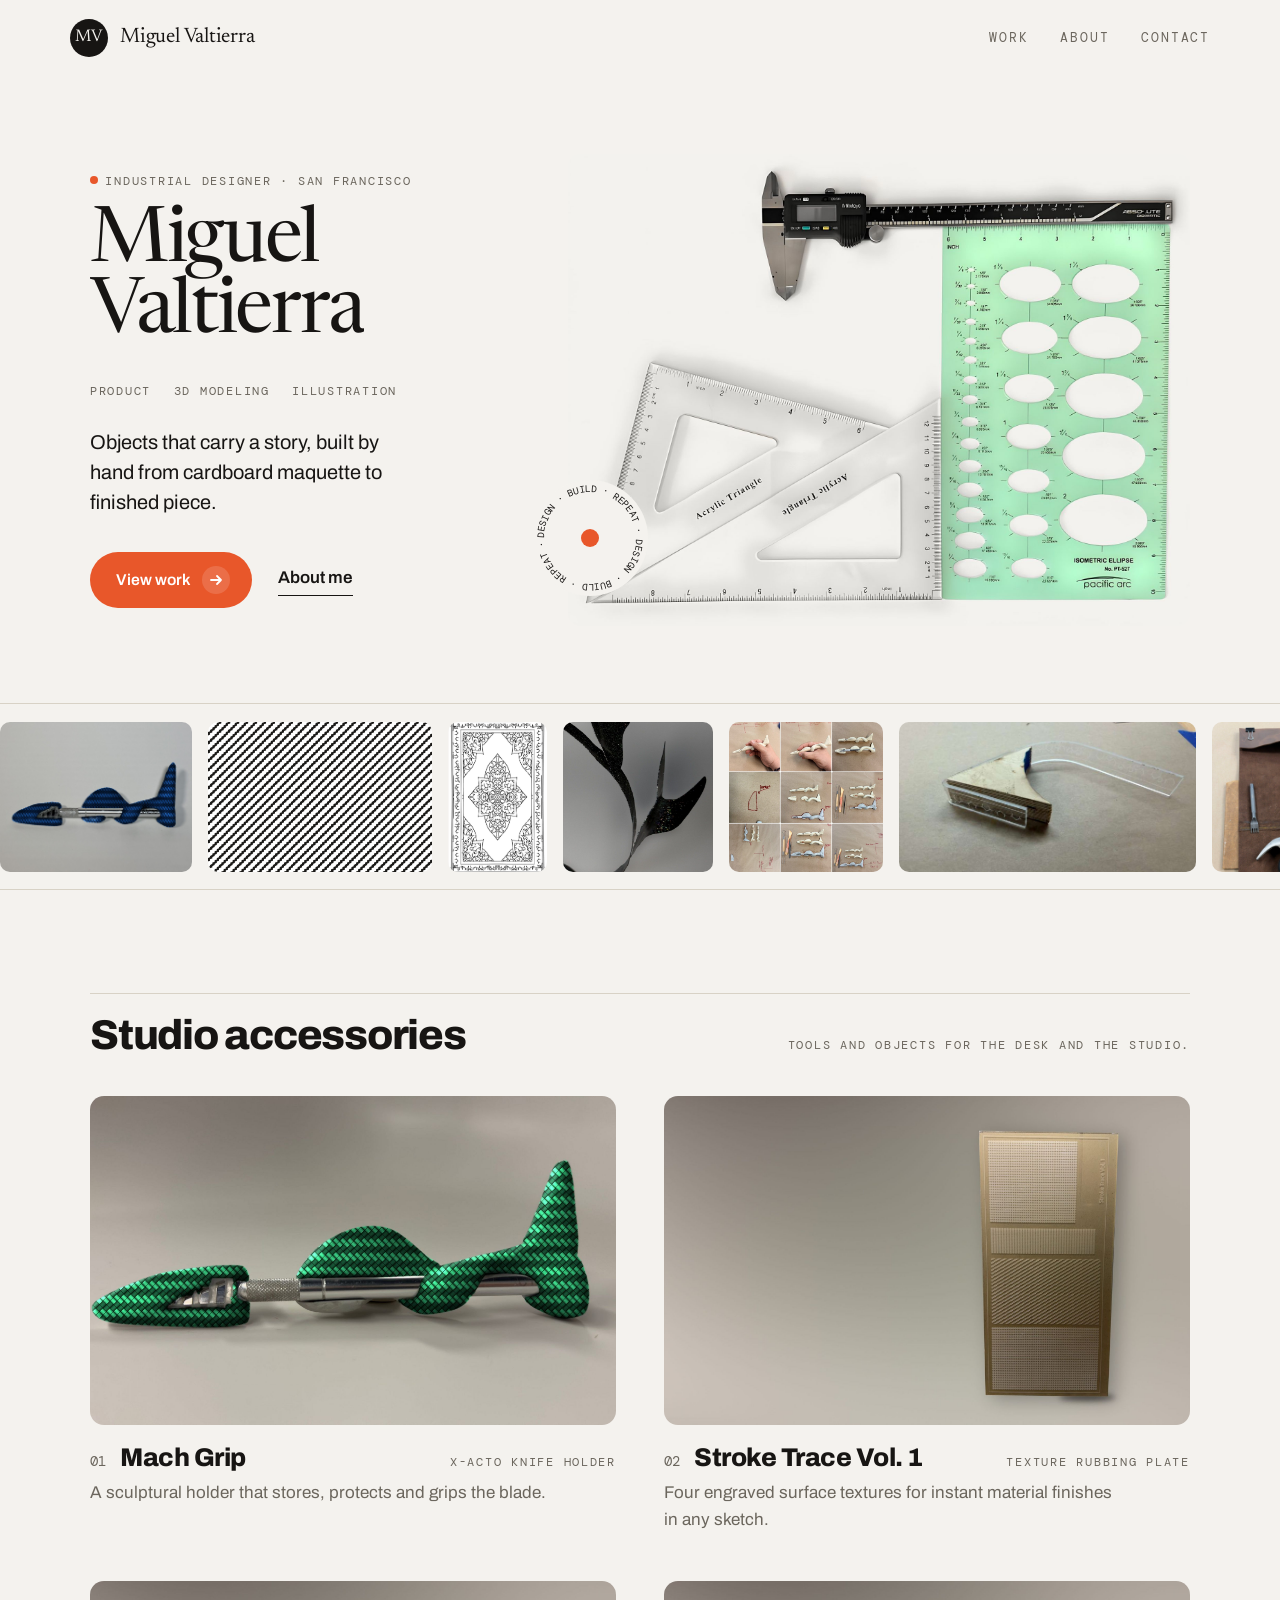
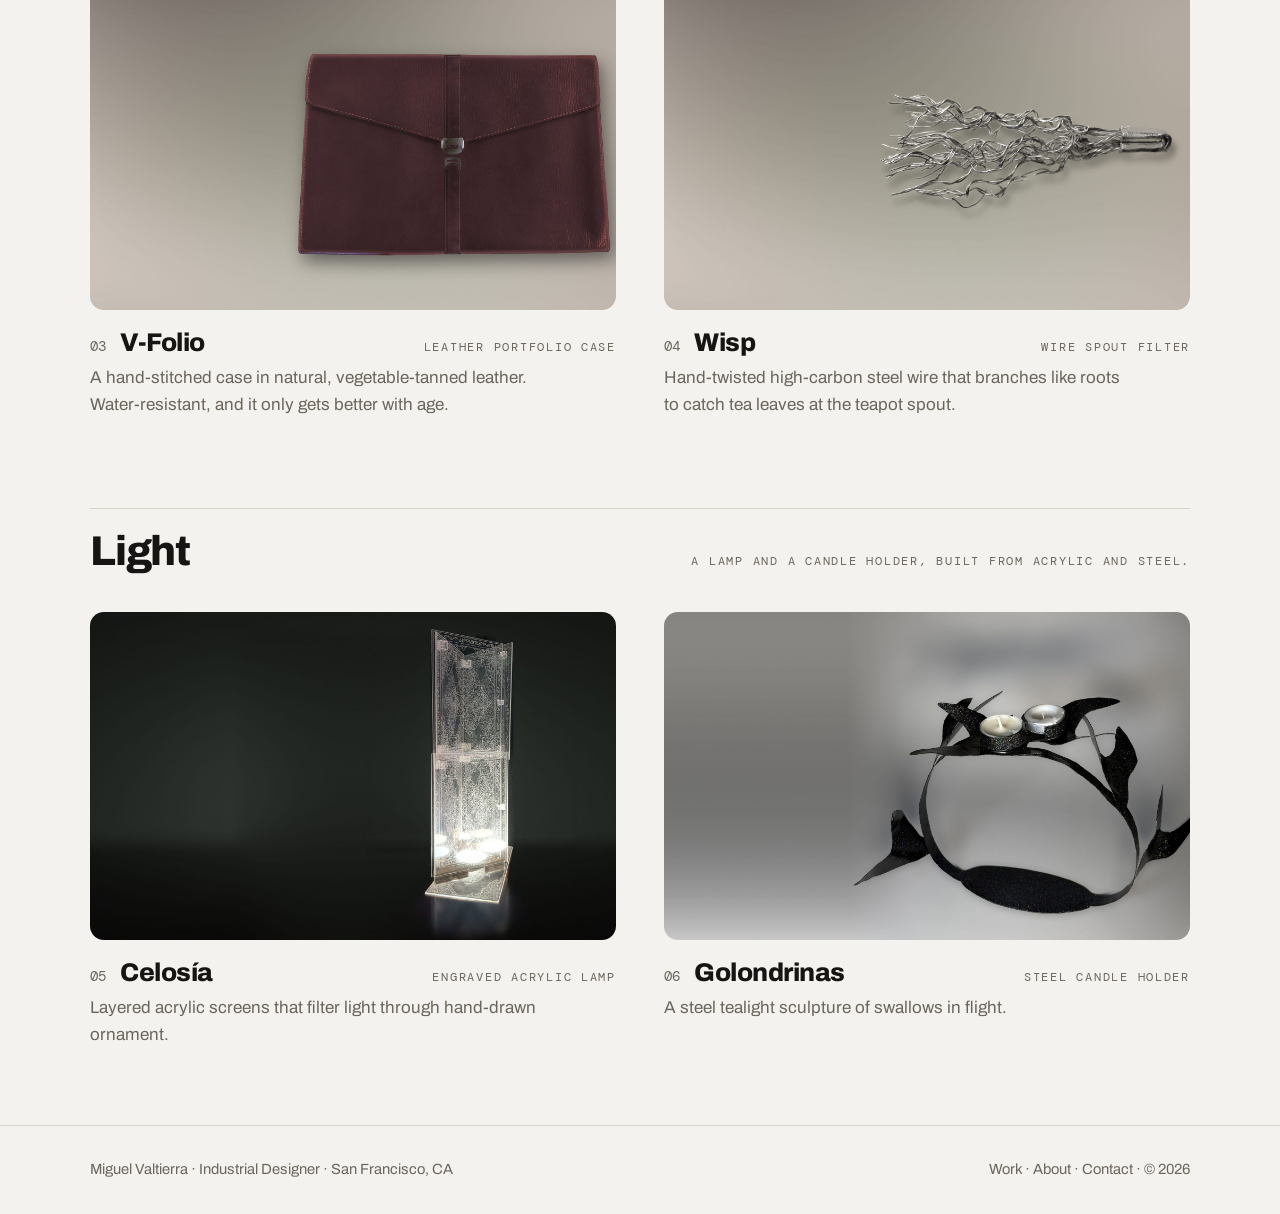
<file: index.html>
<!doctype html>
<html lang="en">
<head>
  <meta charset="utf-8">
  <meta name="viewport" content="width=device-width, initial-scale=1">
  <title>Miguel Valtierra · Industrial Designer</title>
  <meta name="description" content="Portfolio of Miguel Valtierra, industrial designer in San Francisco. Product case studies in ABS, acrylic, leather and steel.">
  <meta property="og:title" content="Miguel Valtierra · Industrial Designer">
  <meta property="og:description" content="Portfolio of Miguel Valtierra, industrial designer in San Francisco. Product case studies in ABS, acrylic, leather and steel.">
  <meta property="og:type" content="website">
  <link rel="icon" href="assets/img/favicon.svg" type="image/svg+xml">
  <link rel="preconnect" href="https://fonts.googleapis.com">
  <link rel="preconnect" href="https://fonts.gstatic.com" crossorigin>
  <link rel="stylesheet" href="https://fonts.googleapis.com/css2?family=Archivo:wght@300..900&family=DM+Mono:wght@400;500&family=Newsreader:opsz,wght@6..72,300..500&display=swap">
  <link rel="stylesheet" href="assets/vendor/bootstrap.min.css">
  <link rel="stylesheet" href="assets/css/style.css">
</head>
<body data-theme="home">
<header class="site-nav">
  <nav class="navbar navbar-expand-lg container" aria-label="Main">
    <a class="brand" href="index.html"><span class="brand-mark" aria-hidden="true">MV</span><span class="brand-name">Miguel Valtierra</span></a>
    <button class="navbar-toggler" type="button" data-bs-toggle="collapse" data-bs-target="#menu" aria-controls="menu" aria-expanded="false" aria-label="Open menu">
      <svg width="26" height="26" viewBox="0 0 26 26" fill="none" stroke="currentColor" stroke-width="1.8" stroke-linecap="round"><path d="M4 9h18M4 17h18"/></svg>
    </button>
    <div class="collapse navbar-collapse justify-content-end" id="menu">
      <ul class="navbar-nav"><li class="nav-item"><a class="nav-link" href="index.html#work">Work</a></li><li class="nav-item"><a class="nav-link" href="about.html">About</a></li><li class="nav-item"><a class="nav-link" href="contact.html">Contact</a></li></ul>
    </div>
  </nav>
</header>
<main>
<section class="cover">
  <div class="container"><div class="row g-4 g-lg-5 align-items-center">
    <div class="col-lg-5">
      <div class="label"><span class="dot"></span>Industrial Designer · San Francisco</div>
      <h1 class="mt-3" data-split>Miguel<br>Valtierra</h1>
      <div class="role reveal"><span class="label">Product</span><span class="label">3D Modeling</span><span class="label">Illustration</span></div>
      <p class="intro reveal" style="--d:1">Objects that carry a story, built by hand from cardboard maquette to finished piece.</p>
      <div class="actions reveal" style="--d:2"><a class="btn-loud" href="#work">View work <span class="arrow" aria-hidden="true"><svg width="14" height="14" viewBox="0 0 14 14" fill="none" stroke="currentColor" stroke-width="1.8" stroke-linecap="round" stroke-linejoin="round"><path d="M2 7h10M8 3l4 4-4 4"/></svg></span></a><a class="btn-line" href="about.html">About me</a></div>
    </div>
    <div class="col-lg-7"><div class="cover-figure reveal">
      <img src="assets/img/home/cover-tools.jpg" alt="Drafting tools: digital calipers, acrylic triangles and an ellipse template" width="1800" height="1368">
      <svg class="badge-spin" viewBox="0 0 120 120" aria-hidden="true">
        <defs><path id="circ" d="M60,60 m-46,0 a46,46 0 1,1 92,0 a46,46 0 1,1 -92,0"/></defs>
        <circle cx="60" cy="60" r="58" fill="var(--c60)"/>
        <text><textPath href="#circ" textLength="286" lengthAdjust="spacing">Design · Build · Repeat · Design · Build · Repeat ·</textPath></text>
        <circle class="core" cx="60" cy="60" r="9"/>
      </svg>
    </div></div>
  </div></div>
</section>
<div class="marquee" aria-hidden="true"><div class="marquee-track"><img src="assets/img/mach-grip/final-xacto.jpg" alt="" width="1600" height="1253" loading="lazy" decoding="async" aria-hidden="true"><img src="assets/img/stroke-trace/carbon-twill.jpg" alt="" width="1600" height="1068" loading="lazy" decoding="async" aria-hidden="true"><img src="assets/img/celosia/pattern.jpg" alt="" width="1057" height="1600" loading="lazy" decoding="async" aria-hidden="true"><img src="assets/img/golondrinas/detail-tail.jpg" alt="" width="1000" height="1000" loading="lazy" decoding="async" aria-hidden="true"><img src="assets/img/mach-grip/ideation.jpg" alt="" width="1206" height="1175" loading="lazy" decoding="async" aria-hidden="true"><img src="assets/img/celosia/bend-test.jpg" alt="" width="1276" height="646" loading="lazy" decoding="async" aria-hidden="true"><img src="assets/img/v-folio/stitch.jpg" alt="" width="1352" height="1400" loading="lazy" decoding="async" aria-hidden="true"><img src="assets/img/golondrinas/p3-forming.jpg" alt="" width="934" height="1600" loading="lazy" decoding="async" aria-hidden="true"><img src="assets/img/celosia/form-1.jpg" alt="" width="750" height="1203" loading="lazy" decoding="async" aria-hidden="true"><img src="assets/img/mach-grip/sketch-1.jpg" alt="" width="1600" height="1584" loading="lazy" decoding="async" aria-hidden="true"><img src="assets/img/wisp/cutout.jpg" alt="" width="1340" height="590" loading="lazy" decoding="async" aria-hidden="true"><img src="assets/img/celosia/led-pucks.jpg" alt="" width="950" height="1051" loading="lazy" decoding="async" aria-hidden="true"><img src="assets/img/mach-grip/final-xacto.jpg" alt="" width="1600" height="1253" loading="lazy" decoding="async" aria-hidden="true"><img src="assets/img/stroke-trace/carbon-twill.jpg" alt="" width="1600" height="1068" loading="lazy" decoding="async" aria-hidden="true"><img src="assets/img/celosia/pattern.jpg" alt="" width="1057" height="1600" loading="lazy" decoding="async" aria-hidden="true"><img src="assets/img/golondrinas/detail-tail.jpg" alt="" width="1000" height="1000" loading="lazy" decoding="async" aria-hidden="true"><img src="assets/img/mach-grip/ideation.jpg" alt="" width="1206" height="1175" loading="lazy" decoding="async" aria-hidden="true"><img src="assets/img/celosia/bend-test.jpg" alt="" width="1276" height="646" loading="lazy" decoding="async" aria-hidden="true"><img src="assets/img/v-folio/stitch.jpg" alt="" width="1352" height="1400" loading="lazy" decoding="async" aria-hidden="true"><img src="assets/img/golondrinas/p3-forming.jpg" alt="" width="934" height="1600" loading="lazy" decoding="async" aria-hidden="true"><img src="assets/img/celosia/form-1.jpg" alt="" width="750" height="1203" loading="lazy" decoding="async" aria-hidden="true"><img src="assets/img/mach-grip/sketch-1.jpg" alt="" width="1600" height="1584" loading="lazy" decoding="async" aria-hidden="true"><img src="assets/img/wisp/cutout.jpg" alt="" width="1340" height="590" loading="lazy" decoding="async" aria-hidden="true"><img src="assets/img/celosia/led-pucks.jpg" alt="" width="950" height="1051" loading="lazy" decoding="async" aria-hidden="true"></div></div>
<section class="work" id="work"><div class="container">
<div class="group"><div class="group-head"><h2 data-split>Studio accessories</h2><span class="label">Tools and objects for the desk and the studio.</span></div>
<div class="row g-4 g-lg-5"><div class="col-md-6"><a class="card-project reveal" style="--d:0" href="projects/mach-grip.html" data-tint="#E9ECEE">
  <div class="media"><img src="assets/img/mach-grip/hero.jpg" alt="Mach Grip, X-Acto knife holder" width="2200" height="1284" loading="lazy" decoding="async"><span class="pill">View project →</span></div>
  <div class="meta"><span class="num">01</span><h3>Mach Grip</h3><span class="label kind">X-Acto knife holder</span></div>
  <p>A sculptural holder that stores, protects and grips the blade.</p>
</a></div><div class="col-md-6"><a class="card-project reveal" style="--d:1" href="projects/stroke-trace.html" data-tint="#E8DCC6">
  <div class="media"><img src="assets/img/stroke-trace/hero.jpg" alt="Stroke Trace, Texture rubbing plate" width="2200" height="1238" loading="lazy" decoding="async"><span class="pill">View project →</span></div>
  <div class="meta"><span class="num">02</span><h3>Stroke Trace Vol. 1</h3><span class="label kind">Texture rubbing plate</span></div>
  <p>Four engraved surface textures for instant material finishes in any sketch.</p>
</a></div><div class="col-md-6"><a class="card-project reveal" style="--d:0" href="projects/v-folio.html" data-tint="#F1E8DA">
  <div class="media"><img src="assets/img/v-folio/hero.jpg" alt="V-Folio, Leather portfolio case" width="2200" height="1237" loading="lazy" decoding="async"><span class="pill">View project →</span></div>
  <div class="meta"><span class="num">03</span><h3>V-Folio</h3><span class="label kind">Leather portfolio case</span></div>
  <p>A hand-stitched case in natural, vegetable-tanned leather. Water-resistant, and it only gets better with age.</p>
</a></div><div class="col-md-6"><a class="card-project reveal" style="--d:1" href="projects/wisp.html" data-tint="#E7ECE2">
  <div class="media"><img src="assets/img/wisp/hero.jpg" alt="Wisp, Wire spout filter" width="2200" height="1238" loading="lazy" decoding="async"><span class="pill">View project →</span></div>
  <div class="meta"><span class="num">04</span><h3>Wisp</h3><span class="label kind">Wire spout filter</span></div>
  <p>Hand-twisted high-carbon steel wire that branches like roots to catch tea leaves at the teapot spout.</p>
</a></div></div></div>
<div class="group"><div class="group-head"><h2 data-split>Light</h2><span class="label">A lamp and a candle holder, built from acrylic and steel.</span></div>
<div class="row g-4 g-lg-5"><div class="col-md-6"><a class="card-project reveal" style="--d:0" href="projects/celosia.html" data-tint="#121417">
  <div class="media"><img src="assets/img/celosia/hero.jpg" alt="Celosía, Engraved acrylic lamp" width="2200" height="1238" loading="lazy" decoding="async"><span class="pill">View project →</span></div>
  <div class="meta"><span class="num">05</span><h3>Celosía</h3><span class="label kind">Engraved acrylic lamp</span></div>
  <p>Layered acrylic screens that filter light through hand-drawn ornament.</p>
</a></div><div class="col-md-6"><a class="card-project reveal" style="--d:1" href="projects/golondrinas.html" data-tint="#EFEBE4">
  <div class="media"><img src="assets/img/golondrinas/hero.jpg" alt="Golondrinas, Steel candle holder" width="2200" height="1238" loading="lazy" decoding="async"><span class="pill">View project →</span></div>
  <div class="meta"><span class="num">06</span><h3>Golondrinas</h3><span class="label kind">Steel candle holder</span></div>
  <p>A steel tealight sculpture of swallows in flight.</p>
</a></div></div></div>
</div></section>
</main>
<footer class="site-footer">
  <div class="container d-flex flex-wrap justify-content-between gap-3">
    <span>Miguel Valtierra · Industrial Designer · San Francisco, CA</span>
    <span><a href="index.html#work">Work</a> · <a href="about.html">About</a> · <a href="contact.html">Contact</a> · © <span data-year>2026</span></span>
  </div>
</footer>
<script src="assets/vendor/bootstrap.bundle.min.js"></script>
<script src="assets/js/main.js"></script>
</body>
</html>
</file>
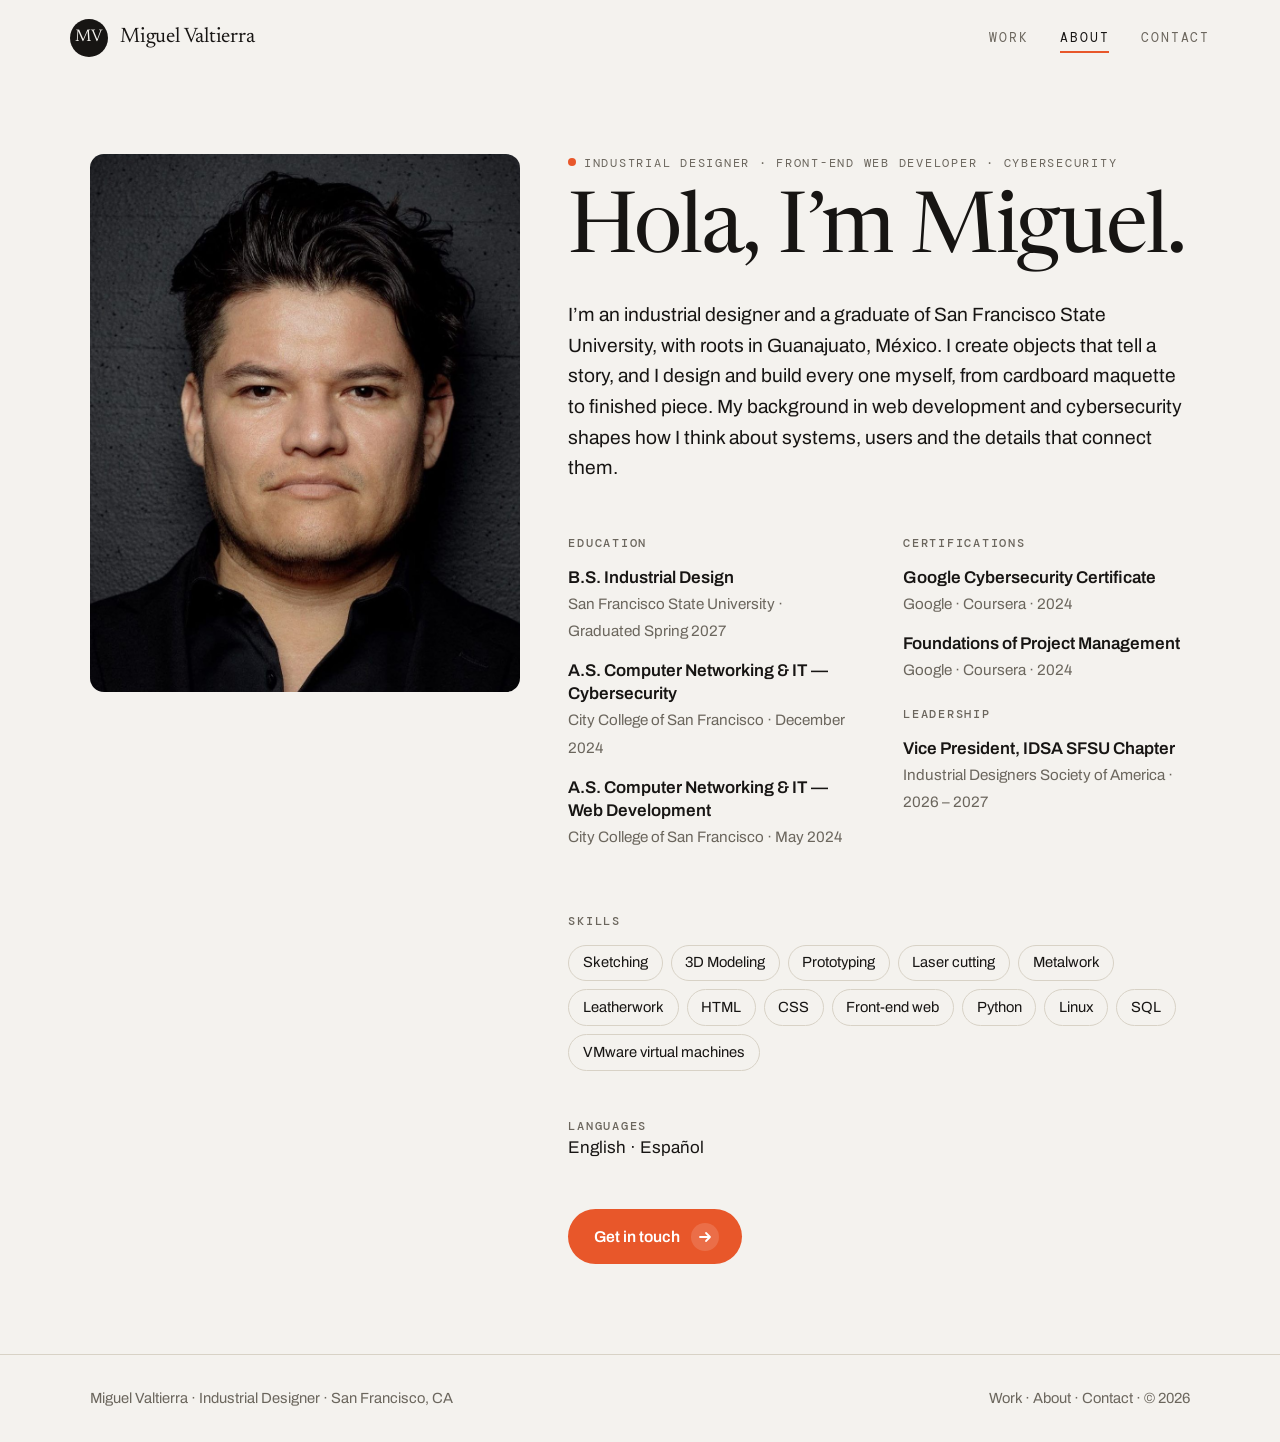
<file: about.html>
<!doctype html>
<html lang="en">
<head>
  <meta charset="utf-8">
  <meta name="viewport" content="width=device-width, initial-scale=1">
  <title>About · Miguel Valtierra</title>
  <meta name="description" content="Miguel Valtierra, industrial designer from Guanajuato, México, based in San Francisco. Education, certifications and skills.">
  <meta property="og:title" content="About · Miguel Valtierra">
  <meta property="og:description" content="Miguel Valtierra, industrial designer from Guanajuato, México, based in San Francisco. Education, certifications and skills.">
  <meta property="og:type" content="website">
  <link rel="icon" href="assets/img/favicon.svg" type="image/svg+xml">
  <link rel="preconnect" href="https://fonts.googleapis.com">
  <link rel="preconnect" href="https://fonts.gstatic.com" crossorigin>
  <link rel="stylesheet" href="https://fonts.googleapis.com/css2?family=Archivo:wght@300..900&family=DM+Mono:wght@400;500&family=Newsreader:opsz,wght@6..72,300..500&display=swap">
  <link rel="stylesheet" href="assets/vendor/bootstrap.min.css">
  <link rel="stylesheet" href="assets/css/style.css">
</head>
<body data-theme="home">
<header class="site-nav">
  <nav class="navbar navbar-expand-lg container" aria-label="Main">
    <a class="brand" href="index.html"><span class="brand-mark" aria-hidden="true">MV</span><span class="brand-name">Miguel Valtierra</span></a>
    <button class="navbar-toggler" type="button" data-bs-toggle="collapse" data-bs-target="#menu" aria-controls="menu" aria-expanded="false" aria-label="Open menu">
      <svg width="26" height="26" viewBox="0 0 26 26" fill="none" stroke="currentColor" stroke-width="1.8" stroke-linecap="round"><path d="M4 9h18M4 17h18"/></svg>
    </button>
    <div class="collapse navbar-collapse justify-content-end" id="menu">
      <ul class="navbar-nav"><li class="nav-item"><a class="nav-link" href="index.html#work">Work</a></li><li class="nav-item"><a class="nav-link active" href="about.html" aria-current="page">About</a></li><li class="nav-item"><a class="nav-link" href="contact.html">Contact</a></li></ul>
    </div>
  </nav>
</header>
<main><section class="about"><div class="container"><div class="row g-4 g-lg-5">
  <div class="col-lg-5"><div class="reveal"><img src="assets/img/home/portrait.jpg" alt="Portrait of Miguel Valtierra" width="949" height="1207" class="portrait"></div></div>
  <div class="col-lg-7">
    <div class="label"><span class="dot"></span>Industrial Designer · Front-End Web Developer · Cybersecurity</div>
    <h1 data-split>Hola, I’m Miguel.</h1>
    <p class="bio reveal">I’m an industrial designer and a graduate of San Francisco State University, with roots in Guanajuato, México. I create objects that tell a story, and I design and build every one myself, from cardboard maquette to finished piece. My background in web development and cybersecurity shapes how I think about systems, users and the details that connect them.</p>
    <div class="row g-4 g-lg-5 mt-1">
      <div class="col-md-6 cred reveal"><h2 class="label">Education</h2>
        <div class="entry"><b>B.S. Industrial Design</b><span>San Francisco State University · Graduated Spring 2027</span></div>
        <div class="entry"><b>A.S. Computer Networking &amp; IT — Cybersecurity</b><span>City College of San Francisco · December 2024</span></div>
        <div class="entry"><b>A.S. Computer Networking &amp; IT — Web Development</b><span>City College of San Francisco · May 2024</span></div>
      </div>
      <div class="col-md-6 cred reveal" style="--d:1"><h2 class="label">Certifications</h2>
        <div class="entry"><b>Google Cybersecurity Certificate</b><span>Google · Coursera · 2024</span></div>
        <div class="entry"><b>Foundations of Project Management</b><span>Google · Coursera · 2024</span></div>
        <h2 class="label mt-4">Leadership</h2>
        <div class="entry"><b>Vice President, IDSA SFSU Chapter</b><span>Industrial Designers Society of America · 2026 – 2027</span></div>
      </div>
      <div class="col-12 cred reveal"><h2 class="label">Skills</h2><div class="chips-row"><span>Sketching</span><span>3D Modeling</span><span>Prototyping</span><span>Laser cutting</span><span>Metalwork</span><span>Leatherwork</span><span>HTML</span><span>CSS</span><span>Front-end web</span><span>Python</span><span>Linux</span><span>SQL</span><span>VMware virtual machines</span></div></div>
      <div class="col-12 reveal"><h2 class="label">Languages</h2><p>English · Español</p></div>
    </div>
    <div class="mt-5 reveal"><a class="btn-loud" href="contact.html">Get in touch <span class="arrow" aria-hidden="true"><svg width="14" height="14" viewBox="0 0 14 14" fill="none" stroke="currentColor" stroke-width="1.8" stroke-linecap="round" stroke-linejoin="round"><path d="M2 7h10M8 3l4 4-4 4"/></svg></span></a></div>
  </div>
</div></div></section></main>
<footer class="site-footer">
  <div class="container d-flex flex-wrap justify-content-between gap-3">
    <span>Miguel Valtierra · Industrial Designer · San Francisco, CA</span>
    <span><a href="index.html#work">Work</a> · <a href="about.html">About</a> · <a href="contact.html">Contact</a> · © <span data-year>2026</span></span>
  </div>
</footer>
<script src="assets/vendor/bootstrap.bundle.min.js"></script>
<script src="assets/js/main.js"></script>
</body>
</html>
</file>
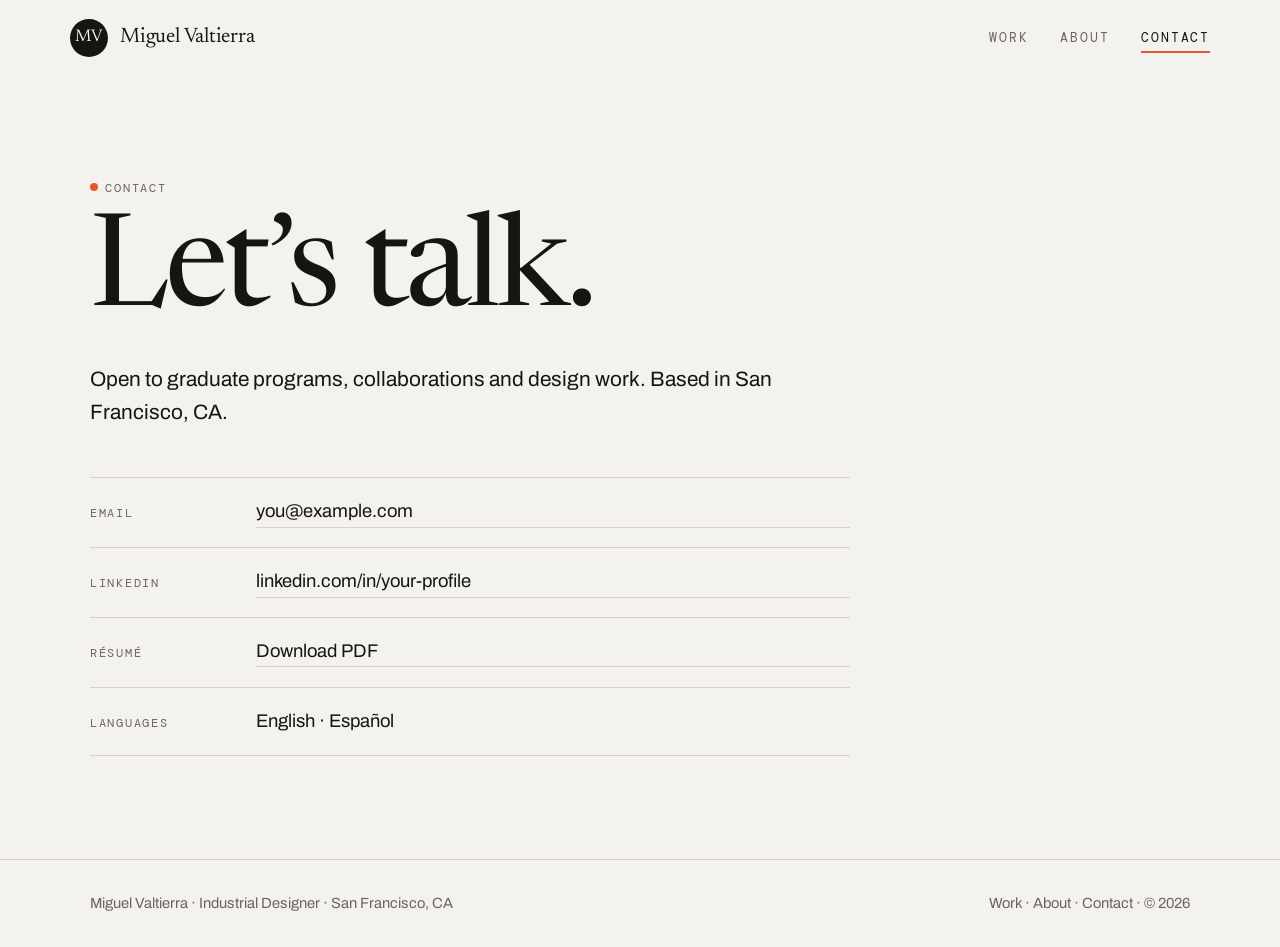
<file: contact.html>
<!doctype html>
<html lang="en">
<head>
  <meta charset="utf-8">
  <meta name="viewport" content="width=device-width, initial-scale=1">
  <title>Contact · Miguel Valtierra</title>
  <meta name="description" content="Contact Miguel Valtierra, industrial designer in San Francisco.">
  <meta property="og:title" content="Contact · Miguel Valtierra">
  <meta property="og:description" content="Contact Miguel Valtierra, industrial designer in San Francisco.">
  <meta property="og:type" content="website">
  <link rel="icon" href="assets/img/favicon.svg" type="image/svg+xml">
  <link rel="preconnect" href="https://fonts.googleapis.com">
  <link rel="preconnect" href="https://fonts.gstatic.com" crossorigin>
  <link rel="stylesheet" href="https://fonts.googleapis.com/css2?family=Archivo:wght@300..900&family=DM+Mono:wght@400;500&family=Newsreader:opsz,wght@6..72,300..500&display=swap">
  <link rel="stylesheet" href="assets/vendor/bootstrap.min.css">
  <link rel="stylesheet" href="assets/css/style.css">
</head>
<body data-theme="home">
<header class="site-nav">
  <nav class="navbar navbar-expand-lg container" aria-label="Main">
    <a class="brand" href="index.html"><span class="brand-mark" aria-hidden="true">MV</span><span class="brand-name">Miguel Valtierra</span></a>
    <button class="navbar-toggler" type="button" data-bs-toggle="collapse" data-bs-target="#menu" aria-controls="menu" aria-expanded="false" aria-label="Open menu">
      <svg width="26" height="26" viewBox="0 0 26 26" fill="none" stroke="currentColor" stroke-width="1.8" stroke-linecap="round"><path d="M4 9h18M4 17h18"/></svg>
    </button>
    <div class="collapse navbar-collapse justify-content-end" id="menu">
      <ul class="navbar-nav"><li class="nav-item"><a class="nav-link" href="index.html#work">Work</a></li><li class="nav-item"><a class="nav-link" href="about.html">About</a></li><li class="nav-item"><a class="nav-link active" href="contact.html" aria-current="page">Contact</a></li></ul>
    </div>
  </nav>
</header>
<main><section class="contact"><div class="container">
  <div class="label"><span class="dot"></span>Contact</div>
  <h1 data-split>Let’s talk.</h1>
  <p class="lead-text reveal">Open to graduate programs, collaborations and design work. Based in San Francisco, CA.</p>
  <ul class="clist reveal" style="--d:1">
    <!-- TODO: replace the three placeholders below with your real links -->
    <li><span class="label">Email</span><a class="v" href="mailto:you@example.com">you@example.com</a></li>
    <li><span class="label">LinkedIn</span><a class="v" href="https://www.linkedin.com/" target="_blank" rel="noopener">linkedin.com/in/your-profile</a></li>
    <li><span class="label">Résumé</span><a class="v" href="assets/Miguel_Valtierra_Resume.pdf" target="_blank" rel="noopener">Download PDF</a></li>
    <li><span class="label">Languages</span><span class="v">English · Español</span></li>
  </ul>
</div></section></main>
<footer class="site-footer">
  <div class="container d-flex flex-wrap justify-content-between gap-3">
    <span>Miguel Valtierra · Industrial Designer · San Francisco, CA</span>
    <span><a href="index.html#work">Work</a> · <a href="about.html">About</a> · <a href="contact.html">Contact</a> · © <span data-year>2026</span></span>
  </div>
</footer>
<script src="assets/vendor/bootstrap.bundle.min.js"></script>
<script src="assets/js/main.js"></script>
</body>
</html>
</file>
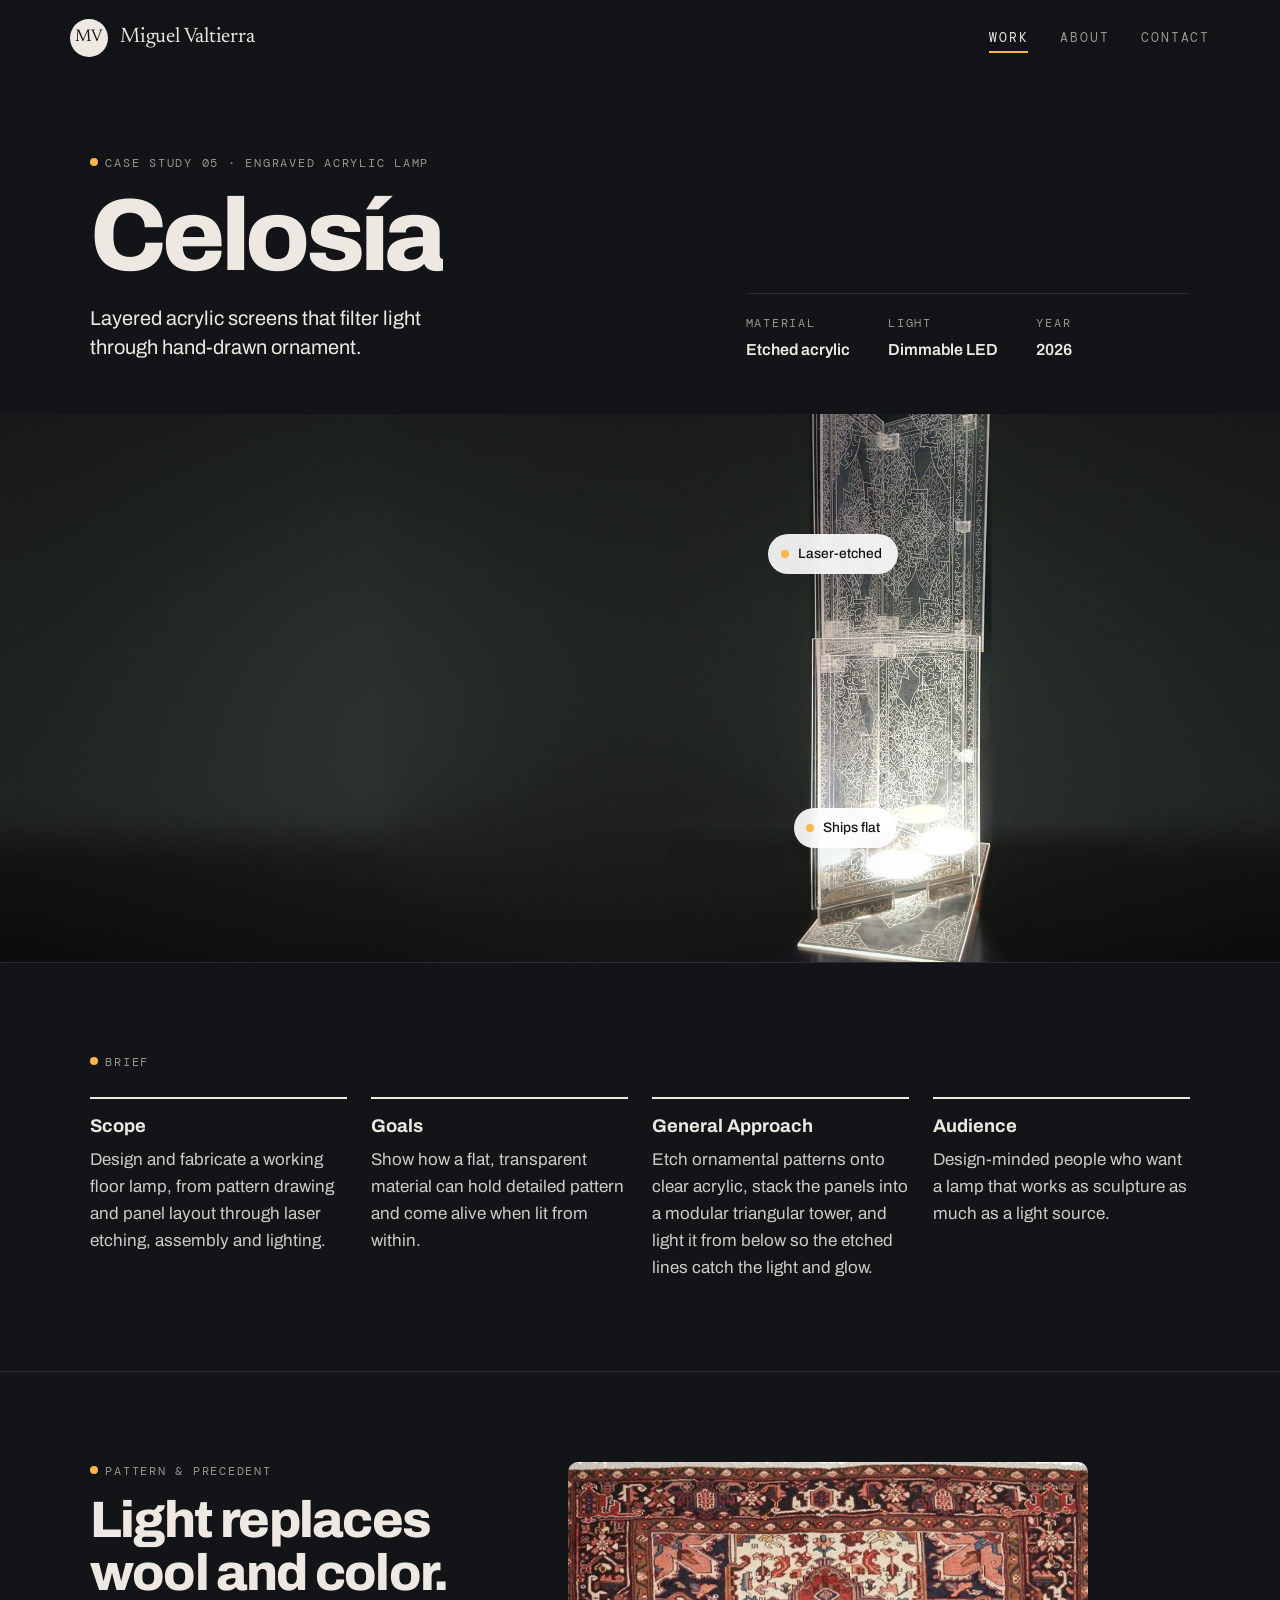
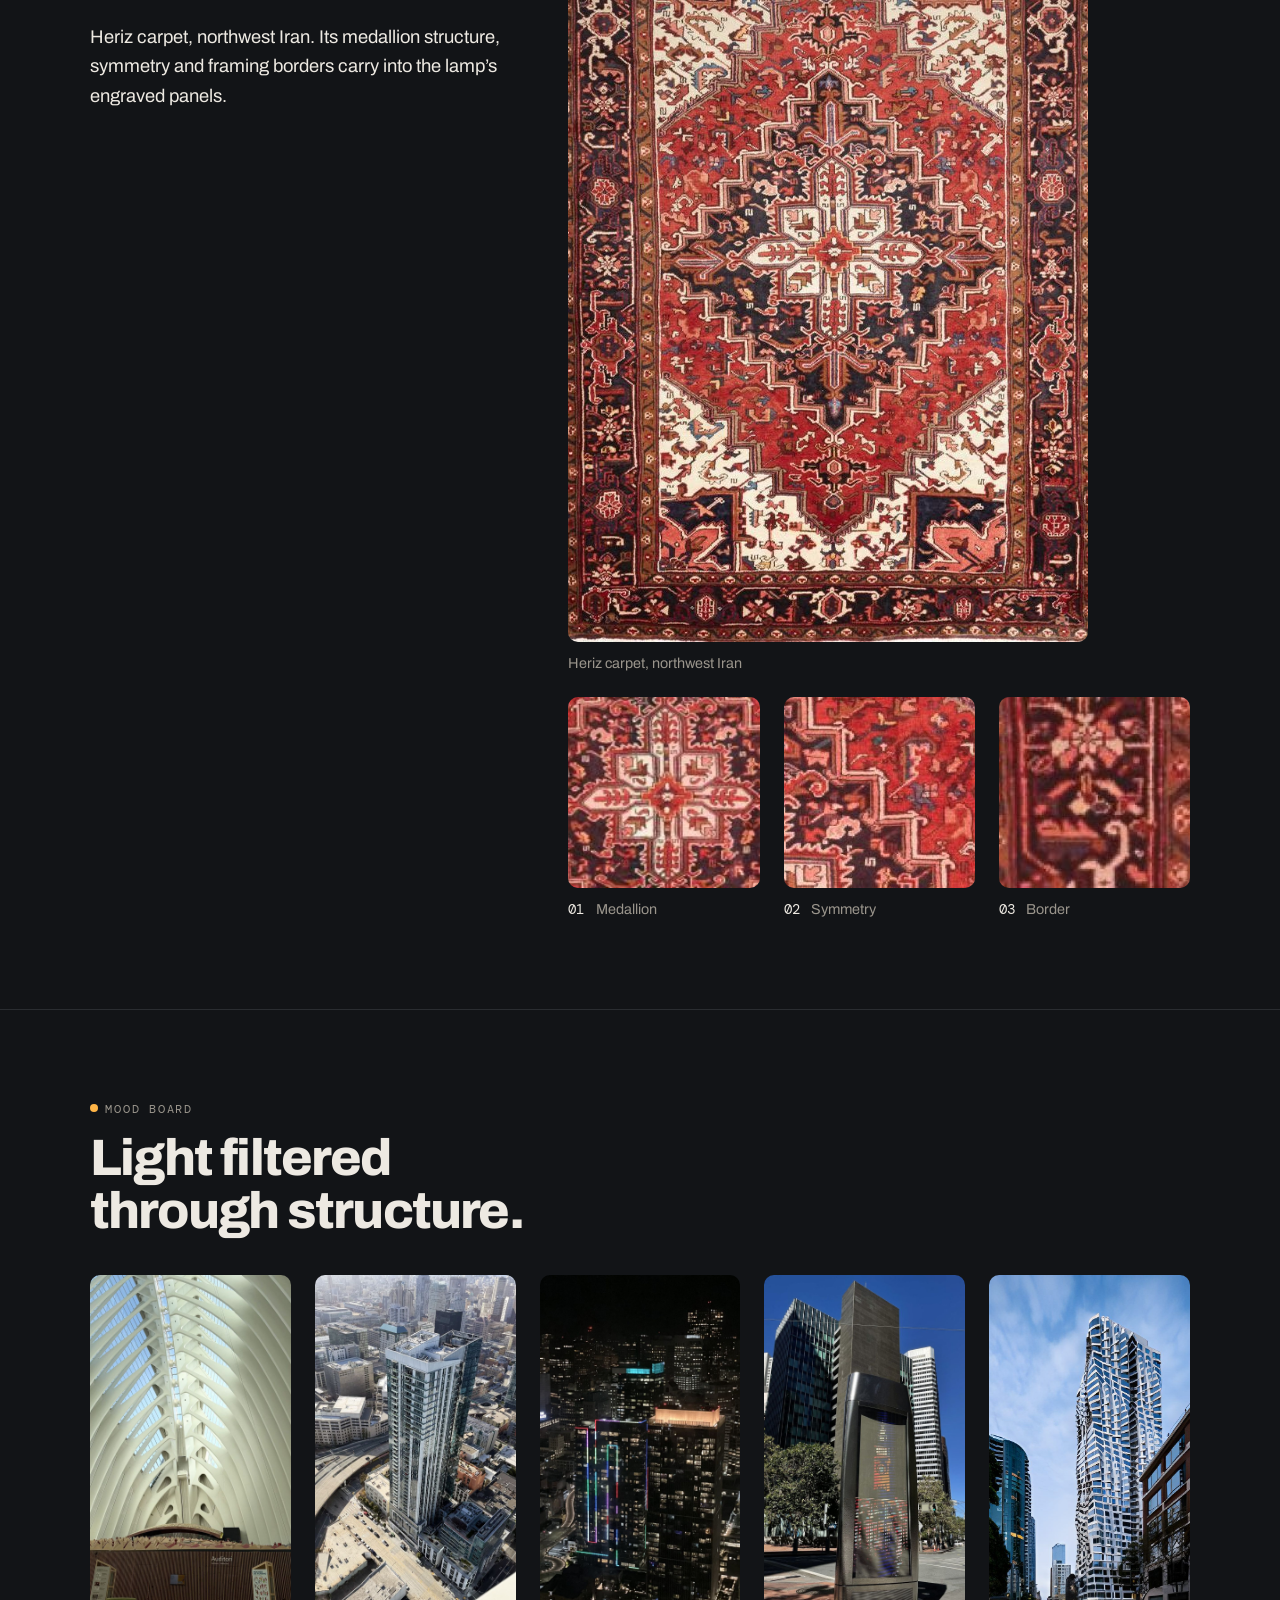
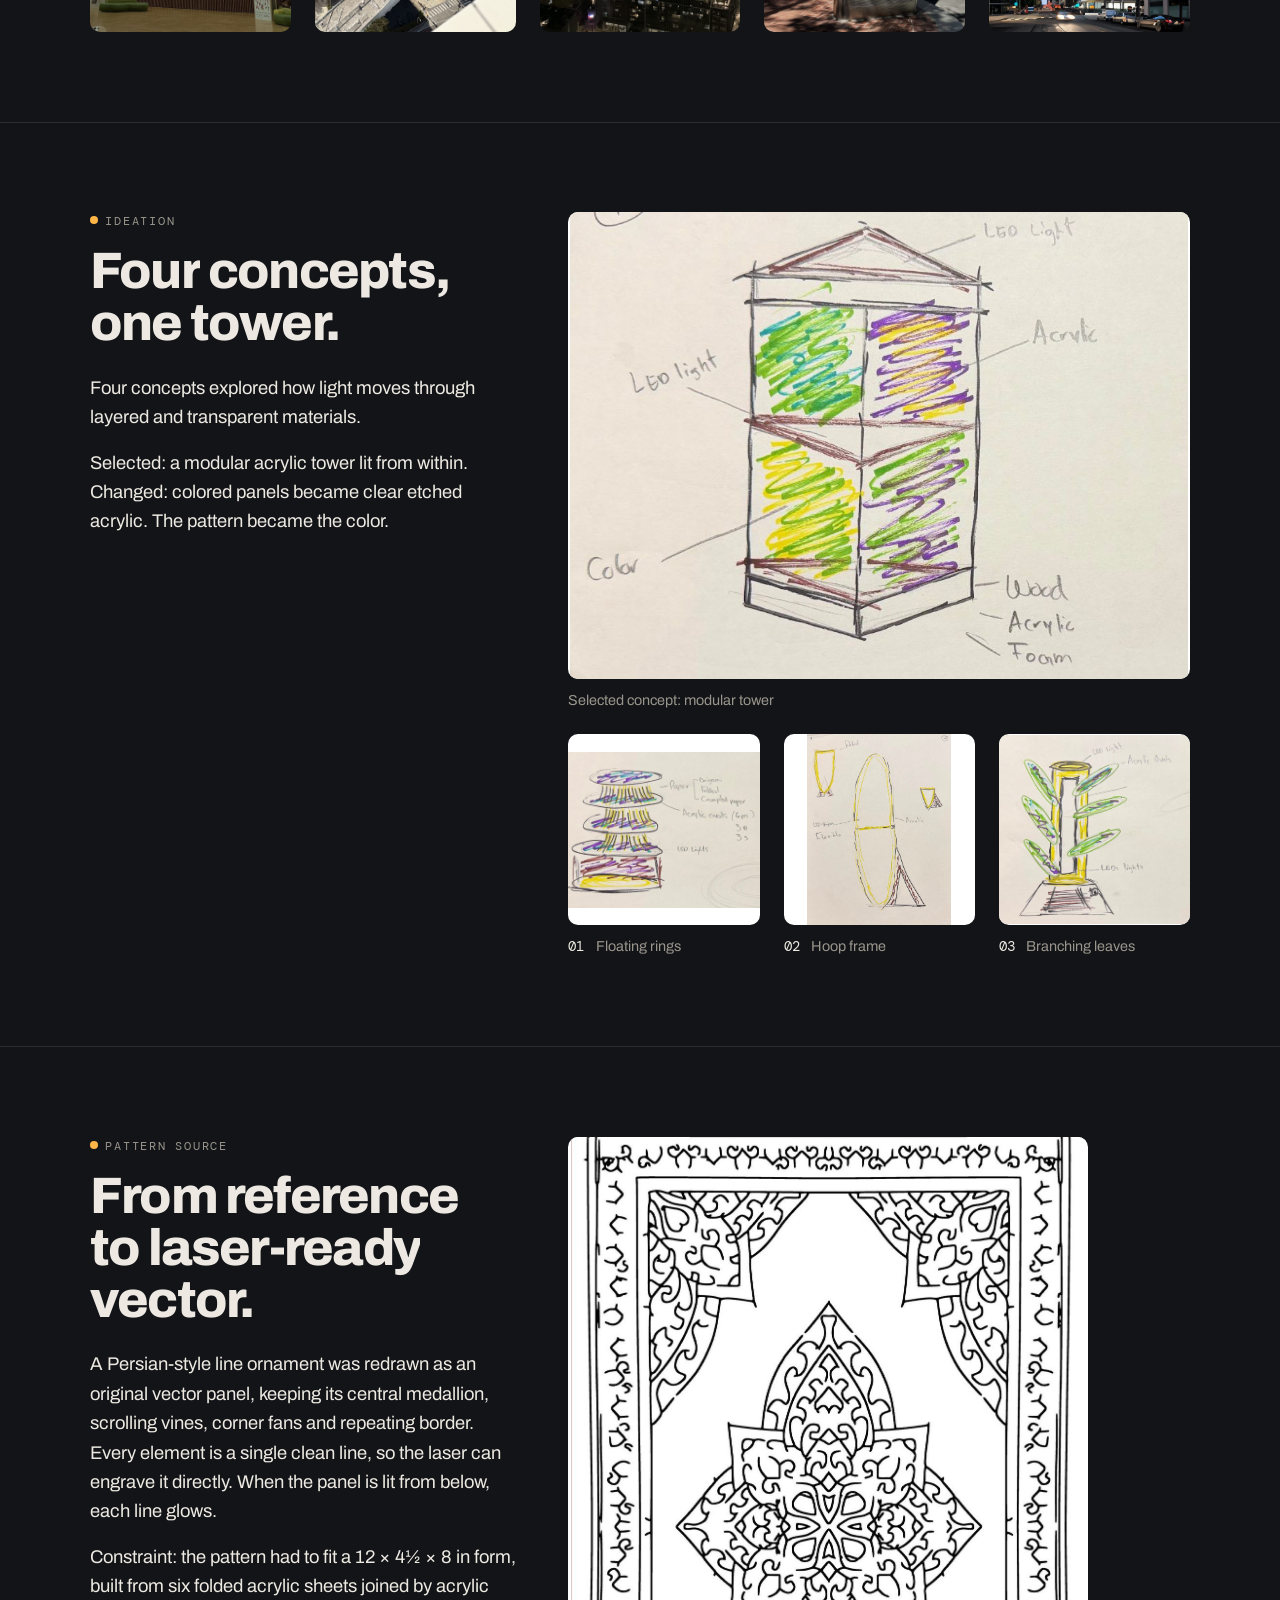
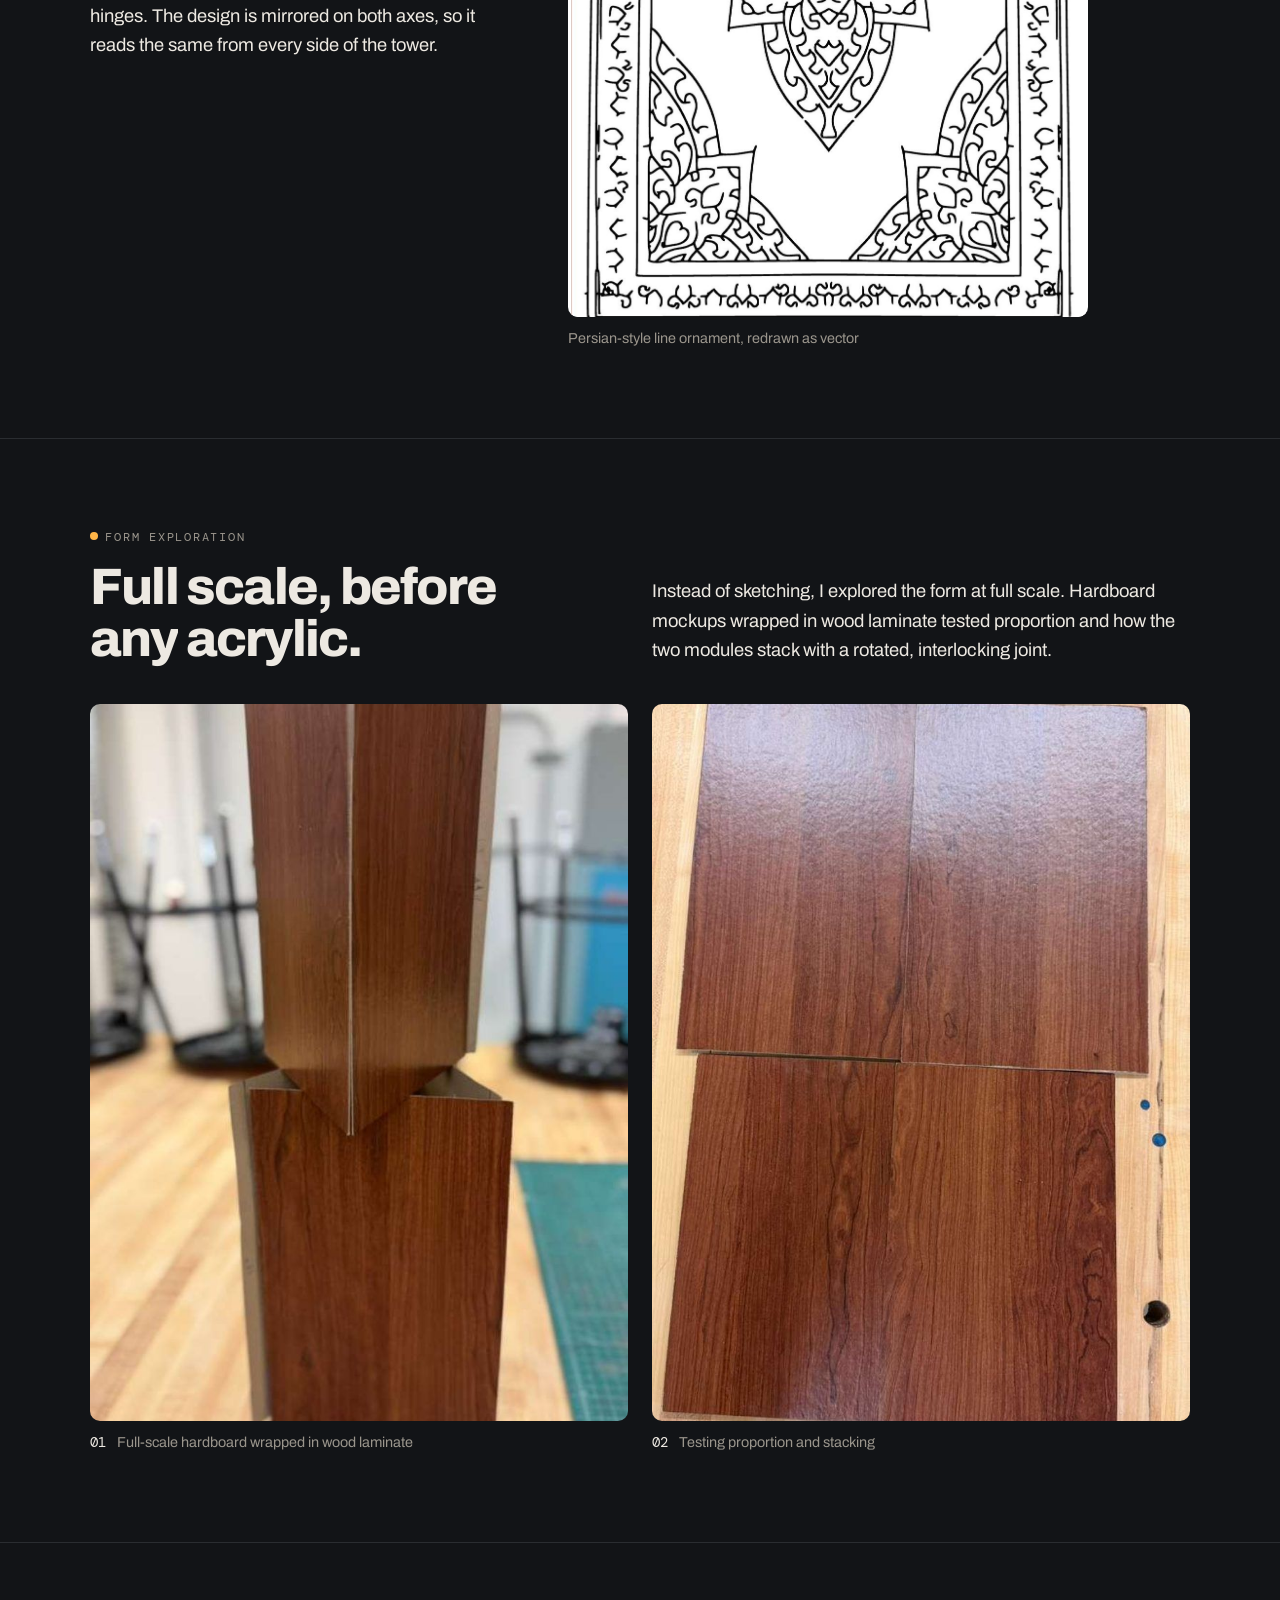
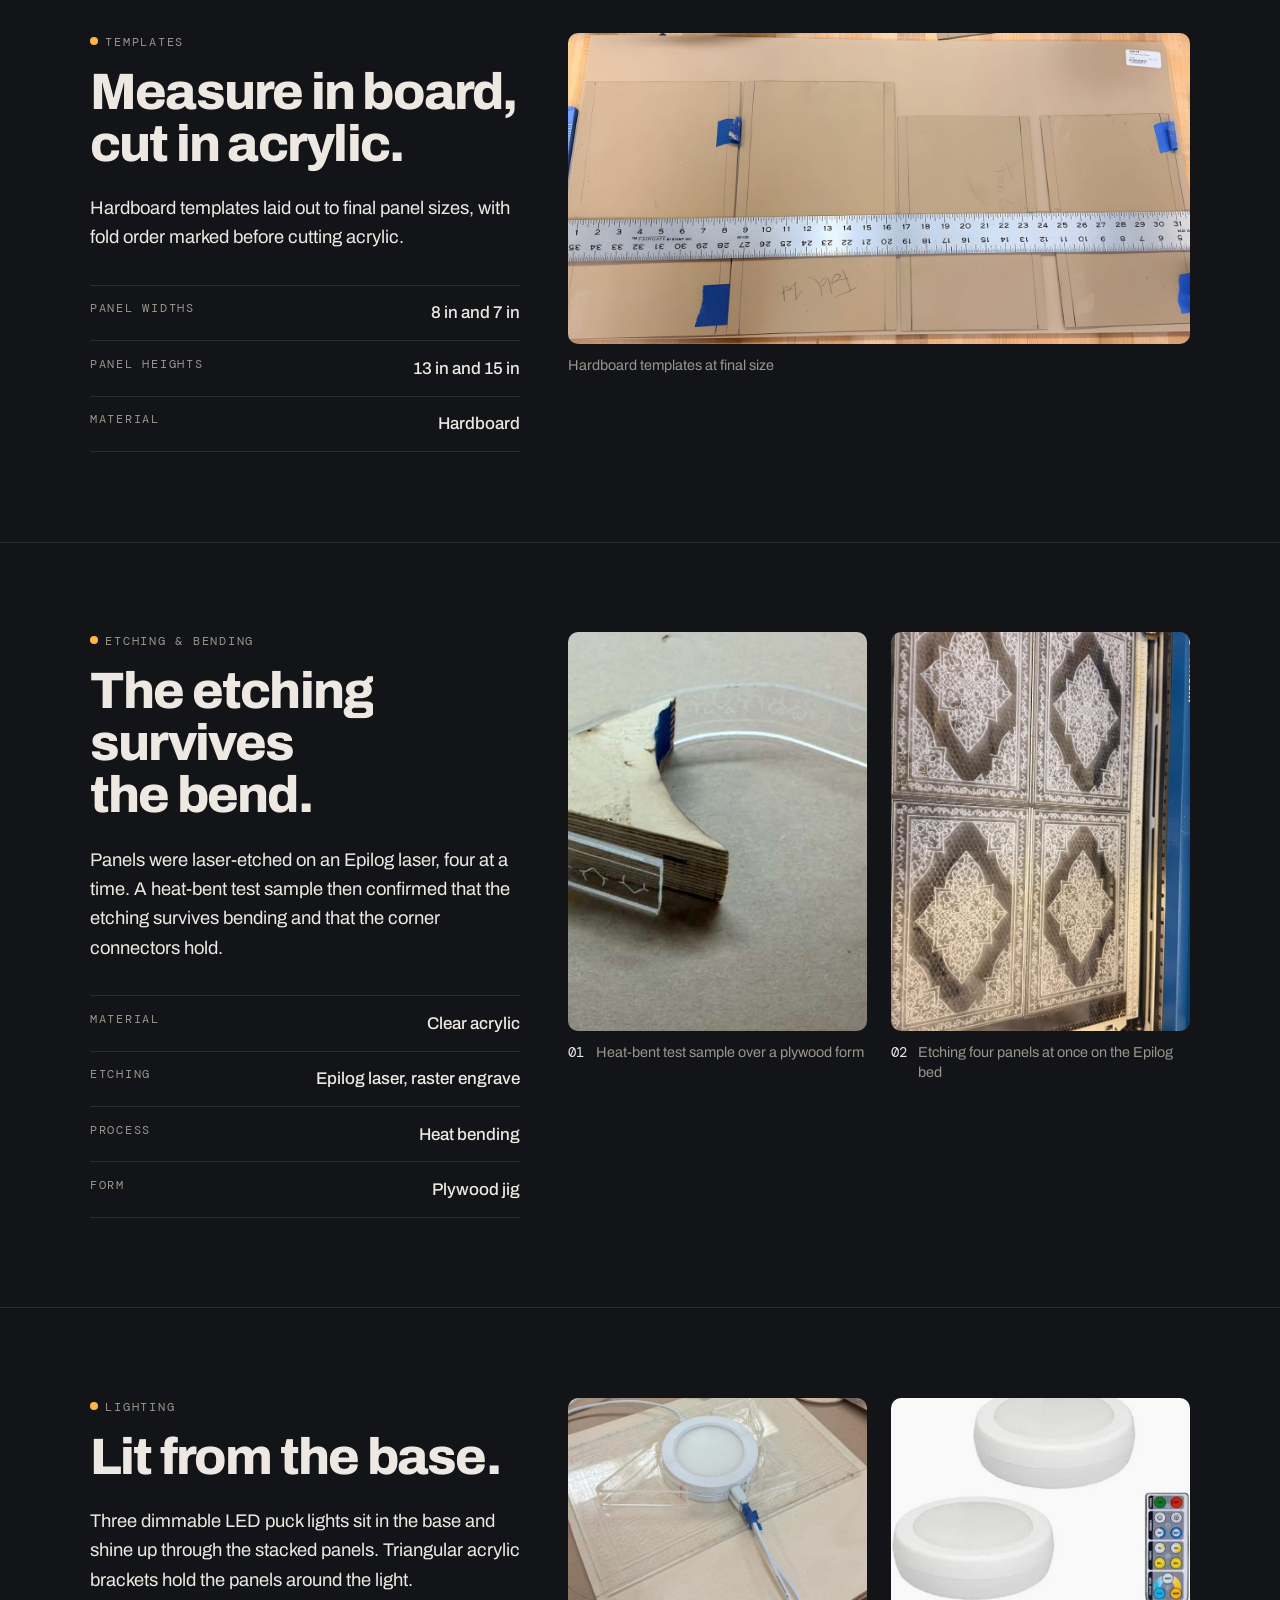
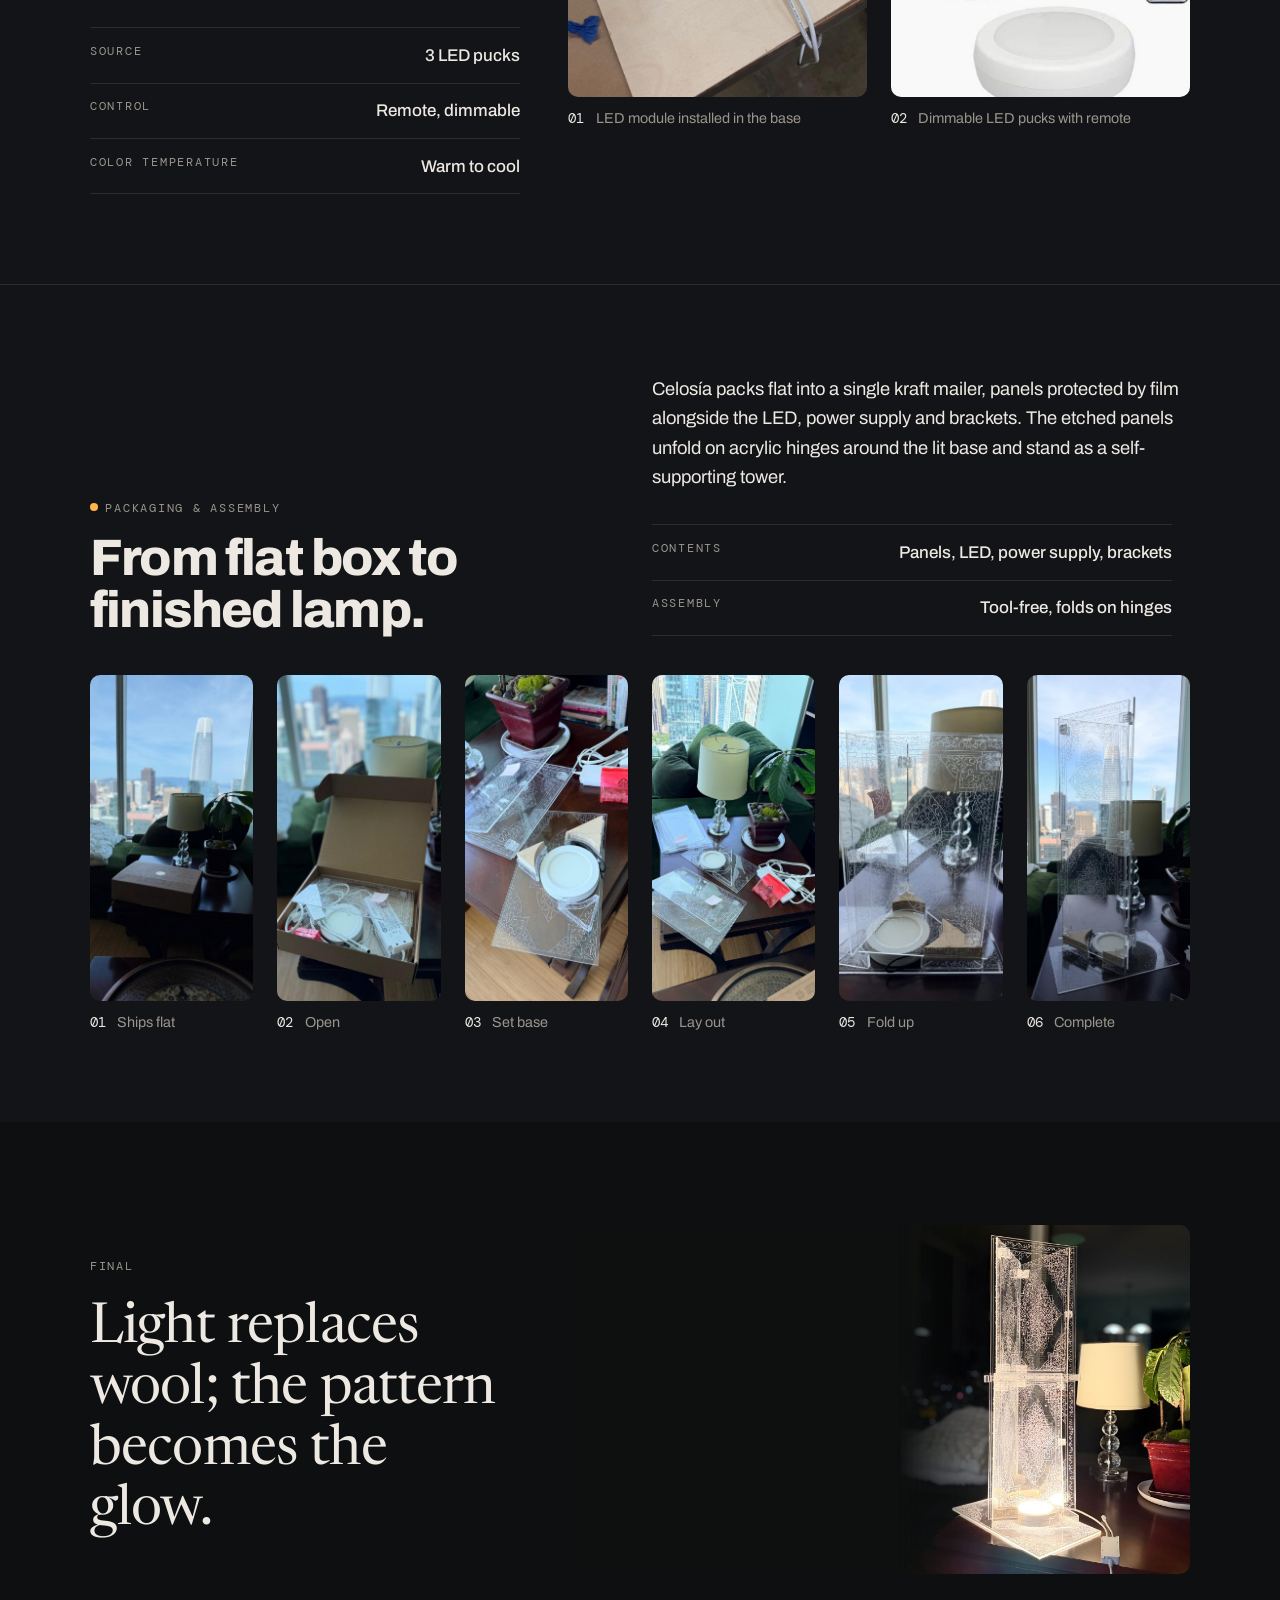
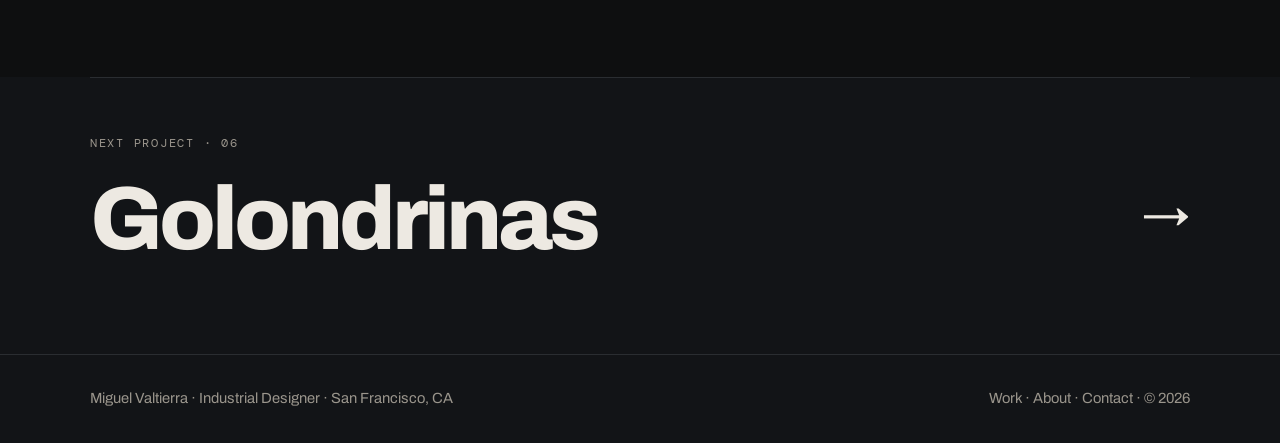
<file: projects/celosia.html>
<!doctype html>
<html lang="en">
<head>
  <meta charset="utf-8">
  <meta name="viewport" content="width=device-width, initial-scale=1">
  <title>Celosía · Miguel Valtierra</title>
  <meta name="description" content="Layered acrylic screens that filter light through hand-drawn ornament.">
  <meta property="og:title" content="Celosía · Miguel Valtierra">
  <meta property="og:description" content="Layered acrylic screens that filter light through hand-drawn ornament.">
  <meta property="og:type" content="website">
  <link rel="icon" href="../assets/img/favicon.svg" type="image/svg+xml">
  <link rel="preconnect" href="https://fonts.googleapis.com">
  <link rel="preconnect" href="https://fonts.gstatic.com" crossorigin>
  <link rel="stylesheet" href="https://fonts.googleapis.com/css2?family=Archivo:wght@300..900&family=DM+Mono:wght@400;500&family=Newsreader:opsz,wght@6..72,300..500&display=swap">
  <link rel="stylesheet" href="../assets/vendor/bootstrap.min.css">
  <link rel="stylesheet" href="../assets/css/style.css">
</head>
<body data-theme="celosia">
<header class="site-nav">
  <nav class="navbar navbar-expand-lg container" aria-label="Main">
    <a class="brand" href="../index.html"><span class="brand-mark" aria-hidden="true">MV</span><span class="brand-name">Miguel Valtierra</span></a>
    <button class="navbar-toggler" type="button" data-bs-toggle="collapse" data-bs-target="#menu" aria-controls="menu" aria-expanded="false" aria-label="Open menu">
      <svg width="26" height="26" viewBox="0 0 26 26" fill="none" stroke="currentColor" stroke-width="1.8" stroke-linecap="round"><path d="M4 9h18M4 17h18"/></svg>
    </button>
    <div class="collapse navbar-collapse justify-content-end" id="menu">
      <ul class="navbar-nav"><li class="nav-item"><a class="nav-link active" href="../index.html#work" aria-current="page">Work</a></li><li class="nav-item"><a class="nav-link" href="../about.html">About</a></li><li class="nav-item"><a class="nav-link" href="../contact.html">Contact</a></li></ul>
    </div>
  </nav>
</header>
<main>
<section class="p-hero">
  <div class="container"><div class="row g-4 align-items-end">
    <div class="col-lg-7">
      <div class="label"><span class="dot"></span>Case study 05 · Engraved acrylic lamp</div>
      <h1 data-split>Celosía</h1>
      <p class="one reveal">Layered acrylic screens that filter light through hand-drawn ornament.</p>
    </div>
    <div class="col-lg-5"><div class="specs-inline reveal" style="--d:1"><div><span class="label">Material</span><b>Etched acrylic</b></div><div><span class="label">Light</span><b>Dimmable LED</b></div><div><span class="label">Year</span><b>2026</b></div></div></div>
  </div></div>
  <div class="hero-media reveal">
    <img src="../assets/img/celosia/hero.jpg" alt="Celosía, Engraved acrylic lamp" width="2200" height="1238">
    <span class="chip" style="left:60%;top:22%"><span class="dot"></span>Laser-etched</span><span class="chip" style="left:62%;top:72%"><span class="dot"></span>Ships flat</span>
  </div>
</section>
<section class="sec brief"><div class="container"><div class="label mb-4"><span class="dot"></span>Brief</div><div class="row g-4"><div class="col-sm-6 col-lg-3"><div class="item reveal" style="--d:0"><h3>Scope</h3><p>Design and fabricate a working floor lamp, from pattern drawing and panel layout through laser etching, assembly and lighting.</p></div></div><div class="col-sm-6 col-lg-3"><div class="item reveal" style="--d:1"><h3>Goals</h3><p>Show how a flat, transparent material can hold detailed pattern and come alive when lit from within.</p></div></div><div class="col-sm-6 col-lg-3"><div class="item reveal" style="--d:2"><h3>General Approach</h3><p>Etch ornamental patterns onto clear acrylic, stack the panels into a modular triangular tower, and light it from below so the etched lines catch the light and glow.</p></div></div><div class="col-sm-6 col-lg-3"><div class="item reveal" style="--d:3"><h3>Audience</h3><p>Design-minded people who want a lamp that works as sculpture as much as a light source.</p></div></div></div></div></section>
<section class="sec"><div class="container"><div class="row g-4 g-lg-5 align-items-start"><div class="col-lg-5"><div class="sec-head mb-4"><div class="label"><span class="dot"></span>Pattern &amp; precedent</div><h2 data-split>Light replaces wool and color.</h2></div><p class="lead-text">Heriz carpet, northwest Iran. Its medallion structure, symmetry and framing borders carry into the lamp’s engraved panels.</p></div><div class="col-lg-7"><div class="row g-3 g-lg-4"><div class="col-12"><figure class="fig  portrait reveal" style="--d:0"><div class="frame" style="aspect-ratio:2/3"><img src="../assets/img/celosia/rug.jpg" alt="Heriz carpet, northwest Iran" width="692" height="999" loading="lazy" decoding="async"></div><figcaption><span>Heriz carpet, northwest Iran</span></figcaption></figure></div></div><div class="mt-4"><div class="row g-3 g-lg-4"><div class="col-12 col-sm-6 col-lg-4"><figure class="fig  reveal" style="--d:0"><div class="frame" style="aspect-ratio:1/1"><img src="../assets/img/celosia/medallion.jpg" alt="Medallion" width="152" height="144" loading="lazy" decoding="async"></div><figcaption><span class="n">01</span><span>Medallion</span></figcaption></figure></div><div class="col-12 col-sm-6 col-lg-4"><figure class="fig  reveal" style="--d:1"><div class="frame" style="aspect-ratio:1/1"><img src="../assets/img/celosia/symmetry.jpg" alt="Symmetry" width="298" height="274" loading="lazy" decoding="async"></div><figcaption><span class="n">02</span><span>Symmetry</span></figcaption></figure></div><div class="col-12 col-sm-6 col-lg-4"><figure class="fig  reveal" style="--d:2"><div class="frame" style="aspect-ratio:1/1"><img src="../assets/img/celosia/border.jpg" alt="Border" width="185" height="170" loading="lazy" decoding="async"></div><figcaption><span class="n">03</span><span>Border</span></figcaption></figure></div></div></div></div></div></div></section>
<section class="sec"><div class="container"><div class="row g-4 sec-head align-items-end"><div class="col-lg-6"><div class="label"><span class="dot"></span>Mood board</div><h2 data-split>Light filtered through structure.</h2></div><div class="col-lg-6"></div></div><div class="row g-3 g-lg-4"><div class="col-6 col-md-4 col-lg"><figure class="fig  reveal" style="--d:0"><div class="frame" style="aspect-ratio:9/16"><img src="../assets/img/celosia/mood-1.jpg" alt="Celosía" width="908" height="1600" loading="lazy" decoding="async"></div></figure></div><div class="col-6 col-md-4 col-lg"><figure class="fig  reveal" style="--d:1"><div class="frame" style="aspect-ratio:9/16"><img src="../assets/img/celosia/mood-2.jpg" alt="Celosía" width="907" height="1600" loading="lazy" decoding="async"></div></figure></div><div class="col-6 col-md-4 col-lg"><figure class="fig  reveal" style="--d:2"><div class="frame" style="aspect-ratio:9/16"><img src="../assets/img/celosia/mood-3.jpg" alt="Celosía" width="913" height="1600" loading="lazy" decoding="async"></div></figure></div><div class="col-6 col-md-4 col-lg"><figure class="fig  reveal" style="--d:3"><div class="frame" style="aspect-ratio:9/16"><img src="../assets/img/celosia/mood-4.jpg" alt="Celosía" width="913" height="1600" loading="lazy" decoding="async"></div></figure></div><div class="col-6 col-md-4 col-lg"><figure class="fig  reveal" style="--d:4"><div class="frame" style="aspect-ratio:9/16"><img src="../assets/img/celosia/mood-5.jpg" alt="Celosía" width="648" height="1135" loading="lazy" decoding="async"></div></figure></div></div></div></section>
<section class="sec"><div class="container"><div class="row g-4 g-lg-5 align-items-start"><div class="col-lg-5"><div class="sec-head mb-4"><div class="label"><span class="dot"></span>Ideation</div><h2 data-split>Four concepts, one tower.</h2></div><p class="lead-text">Four concepts explored how light moves through layered and transparent materials.</p><p class="lead-text">Selected: a modular acrylic tower lit from within. Changed: colored panels became clear etched acrylic. The pattern became the color.</p></div><div class="col-lg-7"><div class="row g-3 g-lg-4"><div class="col-12"><figure class="fig contain white reveal" style="--d:0"><div class="frame" style="aspect-ratio:4/3"><img src="../assets/img/celosia/ideation-main.jpg" alt="Selected concept: modular tower" width="898" height="678" loading="lazy" decoding="async"></div><figcaption><span>Selected concept: modular tower</span></figcaption></figure></div></div><div class="mt-4"><div class="row g-3 g-lg-4"><div class="col-12 col-sm-6 col-lg-4"><figure class="fig contain white reveal" style="--d:0"><div class="frame" style="aspect-ratio:1/1"><img src="../assets/img/celosia/ideation-1.jpg" alt="Floating rings" width="820" height="668" loading="lazy" decoding="async"></div><figcaption><span class="n">01</span><span>Floating rings</span></figcaption></figure></div><div class="col-12 col-sm-6 col-lg-4"><figure class="fig contain white reveal" style="--d:1"><div class="frame" style="aspect-ratio:1/1"><img src="../assets/img/celosia/ideation-2.jpg" alt="Hoop frame" width="866" height="1154" loading="lazy" decoding="async"></div><figcaption><span class="n">02</span><span>Hoop frame</span></figcaption></figure></div><div class="col-12 col-sm-6 col-lg-4"><figure class="fig contain white reveal" style="--d:2"><div class="frame" style="aspect-ratio:1/1"><img src="../assets/img/celosia/ideation-3.jpg" alt="Branching leaves" width="837" height="825" loading="lazy" decoding="async"></div><figcaption><span class="n">03</span><span>Branching leaves</span></figcaption></figure></div></div></div></div></div></div></section>
<section class="sec"><div class="container"><div class="row g-4 g-lg-5 align-items-start"><div class="col-lg-5"><div class="sec-head mb-4"><div class="label"><span class="dot"></span>Pattern source</div><h2 data-split>From reference to laser-ready vector.</h2></div><p class="lead-text">A Persian-style line ornament was redrawn as an original vector panel, keeping its central medallion, scrolling vines, corner fans and repeating border. Every element is a single clean line, so the laser can engrave it directly. When the panel is lit from below, each line glows.</p><p class="lead-text">Constraint: the pattern had to fit a 12 × 4½ × 8 in form, built from six folded acrylic sheets joined by acrylic hinges. The design is mirrored on both axes, so it reads the same from every side of the tower.</p></div><div class="col-lg-7"><div class="row g-3 g-lg-4"><div class="col-12"><figure class="fig contain white portrait reveal" style="--d:0"><div class="frame" style="aspect-ratio:2/3"><img src="../assets/img/celosia/pattern.jpg" alt="Persian-style line ornament, redrawn as vector" width="1057" height="1600" loading="lazy" decoding="async"></div><figcaption><span>Persian-style line ornament, redrawn as vector</span></figcaption></figure></div></div></div></div></div></section>
<section class="sec"><div class="container"><div class="row g-4 sec-head align-items-end"><div class="col-lg-6"><div class="label"><span class="dot"></span>Form exploration</div><h2 data-split>Full scale, before any acrylic.</h2></div><div class="col-lg-6"><p class="lead-text">Instead of sketching, I explored the form at full scale. Hardboard mockups wrapped in wood laminate tested proportion and how the two modules stack with a rotated, interlocking joint.</p></div></div><div class="row g-3 g-lg-4"><div class="col-12 col-md-6"><figure class="fig  reveal" style="--d:0"><div class="frame" style="aspect-ratio:3/4"><img src="../assets/img/celosia/form-1.jpg" alt="Full-scale hardboard wrapped in wood laminate" width="750" height="1203" loading="lazy" decoding="async"></div><figcaption><span class="n">01</span><span>Full-scale hardboard wrapped in wood laminate</span></figcaption></figure></div><div class="col-12 col-md-6"><figure class="fig  reveal" style="--d:1"><div class="frame" style="aspect-ratio:3/4"><img src="../assets/img/celosia/form-2.jpg" alt="Testing proportion and stacking" width="823" height="1194" loading="lazy" decoding="async"></div><figcaption><span class="n">02</span><span>Testing proportion and stacking</span></figcaption></figure></div></div></div></section>
<section class="sec"><div class="container"><div class="row g-4 g-lg-5 align-items-start"><div class="col-lg-5"><div class="sec-head mb-4"><div class="label"><span class="dot"></span>Templates</div><h2 data-split>Measure in board, cut in acrylic.</h2></div><p class="lead-text">Hardboard templates laid out to final panel sizes, with fold order marked before cutting acrylic.</p><ul class="specs"><li><span class="label">Panel widths</span><span>8 in and 7 in</span></li><li><span class="label">Panel heights</span><span>13 in and 15 in</span></li><li><span class="label">Material</span><span>Hardboard</span></li></ul></div><div class="col-lg-7"><div class="row g-3 g-lg-4"><div class="col-12"><figure class="fig  reveal" style="--d:0"><div class="frame" style="aspect-ratio:16/8"><img src="../assets/img/celosia/templates.jpg" alt="Hardboard templates at final size" width="1600" height="738" loading="lazy" decoding="async"></div><figcaption><span>Hardboard templates at final size</span></figcaption></figure></div></div></div></div></div></section>
<section class="sec"><div class="container"><div class="row g-4 g-lg-5 align-items-start"><div class="col-lg-5"><div class="sec-head mb-4"><div class="label"><span class="dot"></span>Etching &amp; bending</div><h2 data-split>The etching survives the bend.</h2></div><p class="lead-text">Panels were laser-etched on an Epilog laser, four at a time. A heat-bent test sample then confirmed that the etching survives bending and that the corner connectors hold.</p><ul class="specs"><li><span class="label">Material</span><span>Clear acrylic</span></li><li><span class="label">Etching</span><span>Epilog laser, raster engrave</span></li><li><span class="label">Process</span><span>Heat bending</span></li><li><span class="label">Form</span><span>Plywood jig</span></li></ul></div><div class="col-lg-7"><div class="row g-3 g-lg-4"><div class="col-12 col-md-6"><figure class="fig  reveal" style="--d:0"><div class="frame" style="aspect-ratio:3/4"><img src="../assets/img/celosia/bend-test.jpg" alt="Heat-bent test sample over a plywood form" width="1276" height="646" loading="lazy" decoding="async"></div><figcaption><span class="n">01</span><span>Heat-bent test sample over a plywood form</span></figcaption></figure></div><div class="col-12 col-md-6"><figure class="fig  reveal" style="--d:1"><div class="frame" style="aspect-ratio:3/4"><img src="../assets/img/celosia/laser.jpg" alt="Etching four panels at once on the Epilog bed" width="665" height="1333" loading="lazy" decoding="async"></div><figcaption><span class="n">02</span><span>Etching four panels at once on the Epilog bed</span></figcaption></figure></div></div></div></div></div></section>
<section class="sec"><div class="container"><div class="row g-4 g-lg-5 align-items-start"><div class="col-lg-5"><div class="sec-head mb-4"><div class="label"><span class="dot"></span>Lighting</div><h2 data-split>Lit from the base.</h2></div><p class="lead-text">Three dimmable LED puck lights sit in the base and shine up through the stacked panels. Triangular acrylic brackets hold the panels around the light.</p><ul class="specs"><li><span class="label">Source</span><span>3 LED pucks</span></li><li><span class="label">Control</span><span>Remote, dimmable</span></li><li><span class="label">Color temperature</span><span>Warm to cool</span></li></ul></div><div class="col-lg-7"><div class="row g-3 g-lg-4"><div class="col-12 col-md-6"><figure class="fig  reveal" style="--d:0"><div class="frame" style="aspect-ratio:1/1"><img src="../assets/img/celosia/led-base.jpg" alt="LED module installed in the base" width="735" height="820" loading="lazy" decoding="async"></div><figcaption><span class="n">01</span><span>LED module installed in the base</span></figcaption></figure></div><div class="col-12 col-md-6"><figure class="fig  reveal" style="--d:1"><div class="frame" style="aspect-ratio:1/1"><img src="../assets/img/celosia/led-pucks.jpg" alt="Dimmable LED pucks with remote" width="950" height="1051" loading="lazy" decoding="async"></div><figcaption><span class="n">02</span><span>Dimmable LED pucks with remote</span></figcaption></figure></div></div></div></div></div></section>
<section class="sec"><div class="container"><div class="row g-4 sec-head align-items-end"><div class="col-lg-6"><div class="label"><span class="dot"></span>Packaging &amp; assembly</div><h2 data-split>From flat box to finished lamp.</h2></div><div class="col-lg-6"><p class="lead-text">Celosía packs flat into a single kraft mailer, panels protected by film alongside the LED, power supply and brackets. The etched panels unfold on acrylic hinges around the lit base and stand as a self-supporting tower.</p><ul class="specs"><li><span class="label">Contents</span><span>Panels, LED, power supply, brackets</span></li><li><span class="label">Assembly</span><span>Tool-free, folds on hinges</span></li></ul></div></div><div class="row g-3 g-lg-4"><div class="col-4 col-lg-2"><figure class="fig  reveal" style="--d:0"><div class="frame" style="aspect-ratio:1/2"><img src="../assets/img/celosia/pack-1.jpg" alt="Ships flat" width="673" height="1333" loading="lazy" decoding="async"></div><figcaption><span class="n">01</span><span>Ships flat</span></figcaption></figure></div><div class="col-4 col-lg-2"><figure class="fig  reveal" style="--d:1"><div class="frame" style="aspect-ratio:1/2"><img src="../assets/img/celosia/pack-2.jpg" alt="Open" width="673" height="1333" loading="lazy" decoding="async"></div><figcaption><span class="n">02</span><span>Open</span></figcaption></figure></div><div class="col-4 col-lg-2"><figure class="fig  reveal" style="--d:2"><div class="frame" style="aspect-ratio:1/2"><img src="../assets/img/celosia/pack-3.jpg" alt="Set base" width="681" height="1333" loading="lazy" decoding="async"></div><figcaption><span class="n">03</span><span>Set base</span></figcaption></figure></div><div class="col-4 col-lg-2"><figure class="fig  reveal" style="--d:3"><div class="frame" style="aspect-ratio:1/2"><img src="../assets/img/celosia/pack-4.jpg" alt="Lay out" width="678" height="1333" loading="lazy" decoding="async"></div><figcaption><span class="n">04</span><span>Lay out</span></figcaption></figure></div><div class="col-4 col-lg-2"><figure class="fig  reveal" style="--d:4"><div class="frame" style="aspect-ratio:1/2"><img src="../assets/img/celosia/pack-5.jpg" alt="Fold up" width="673" height="1333" loading="lazy" decoding="async"></div><figcaption><span class="n">05</span><span>Fold up</span></figcaption></figure></div><div class="col-4 col-lg-2"><figure class="fig  reveal" style="--d:5"><div class="frame" style="aspect-ratio:1/2"><img src="../assets/img/celosia/pack-6.jpg" alt="Complete" width="673" height="1333" loading="lazy" decoding="async"></div><figcaption><span class="n">06</span><span>Complete</span></figcaption></figure></div></div></div></section>
<section class="dark-band"><div class="container"><div class="row g-4 g-lg-5 align-items-center"><div class="col-lg-5"><div class="label">Final</div><blockquote data-split>Light replaces wool; the pattern becomes the glow.</blockquote></div><div class="col-lg-7 reveal"><img src="../assets/img/celosia/final-lit.jpg" alt="Celosía lit at night" width="2200" height="1238" loading="lazy" decoding="async"></div></div></div></section>
<div class="container"><a class="next" href="golondrinas.html">
  <div class="label">Next project · 06</div>
  <div class="d-flex justify-content-between align-items-center gap-3"><h3>Golondrinas</h3><span class="arr" aria-hidden="true">→</span></div>
</a></div>
</main>
<footer class="site-footer">
  <div class="container d-flex flex-wrap justify-content-between gap-3">
    <span>Miguel Valtierra · Industrial Designer · San Francisco, CA</span>
    <span><a href="../index.html#work">Work</a> · <a href="../about.html">About</a> · <a href="../contact.html">Contact</a> · © <span data-year>2026</span></span>
  </div>
</footer>
<script src="../assets/vendor/bootstrap.bundle.min.js"></script>
<script src="../assets/js/main.js"></script>
</body>
</html>
</file>
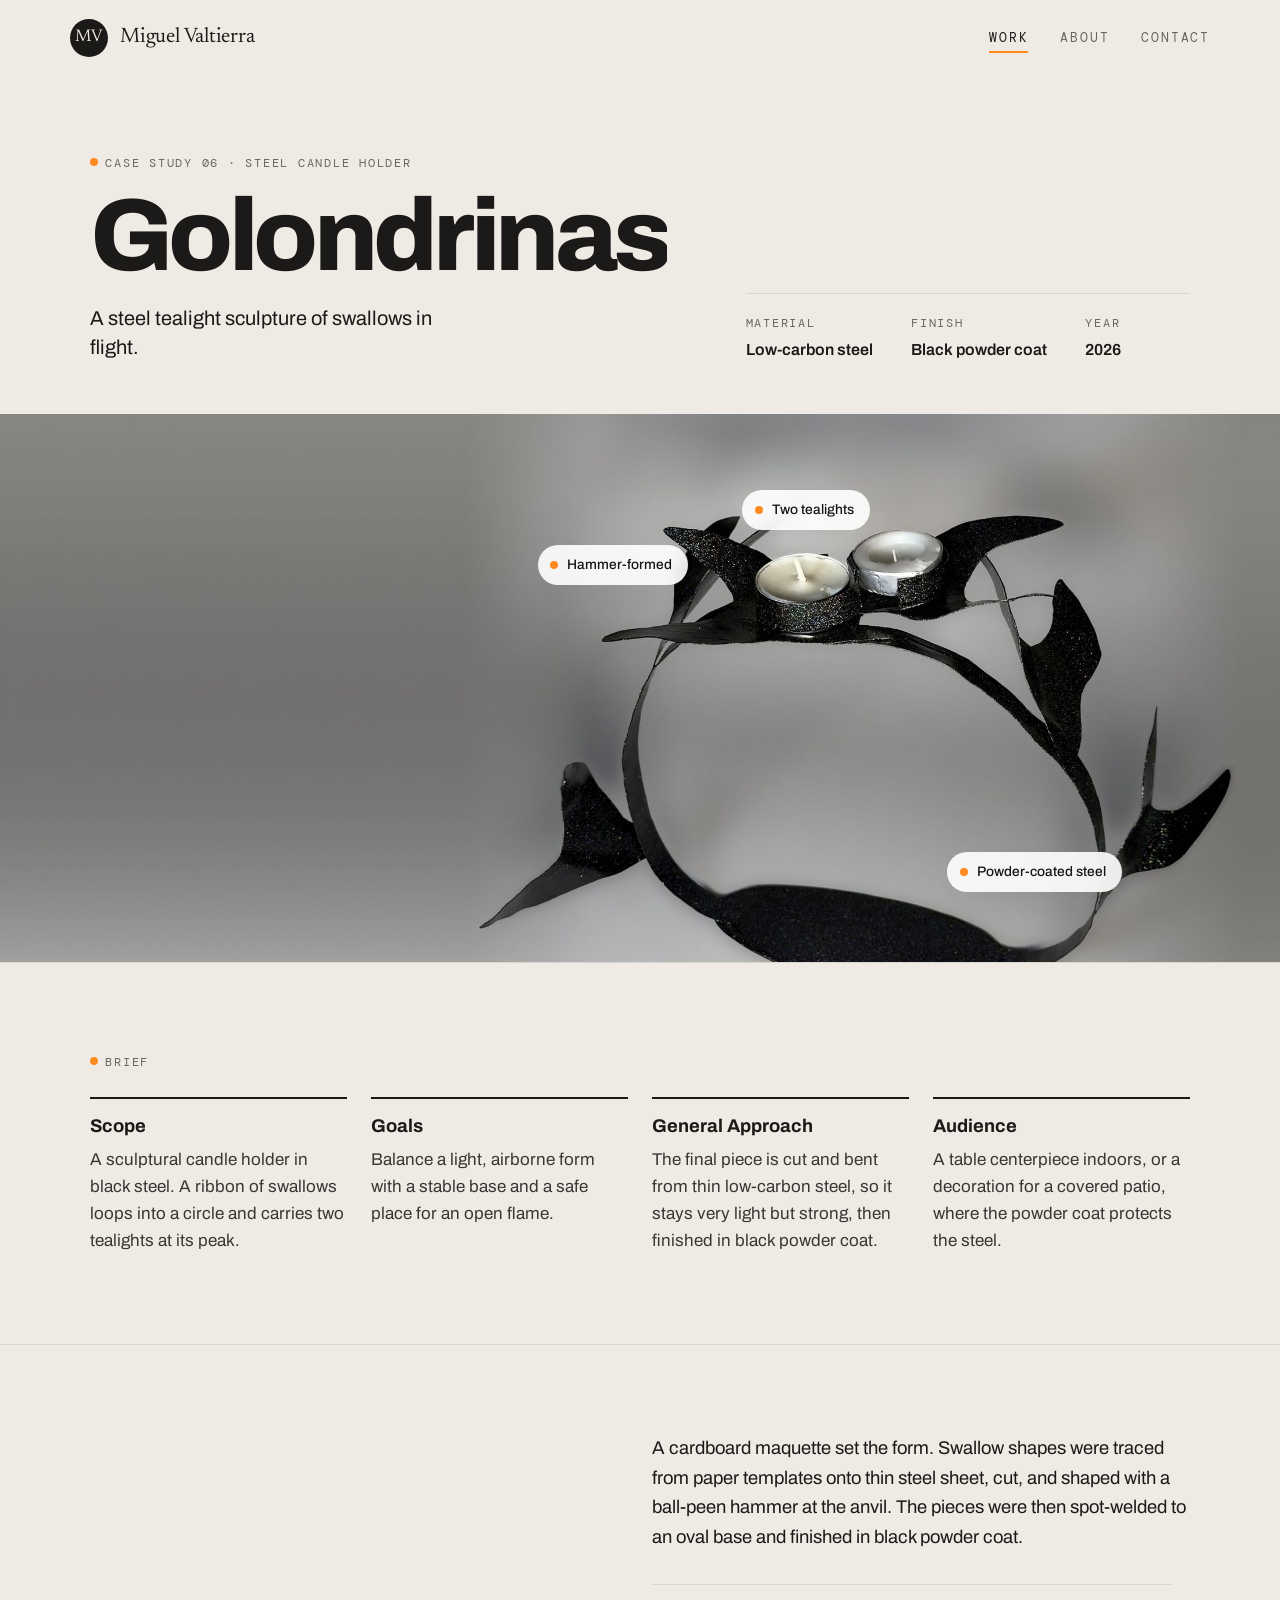
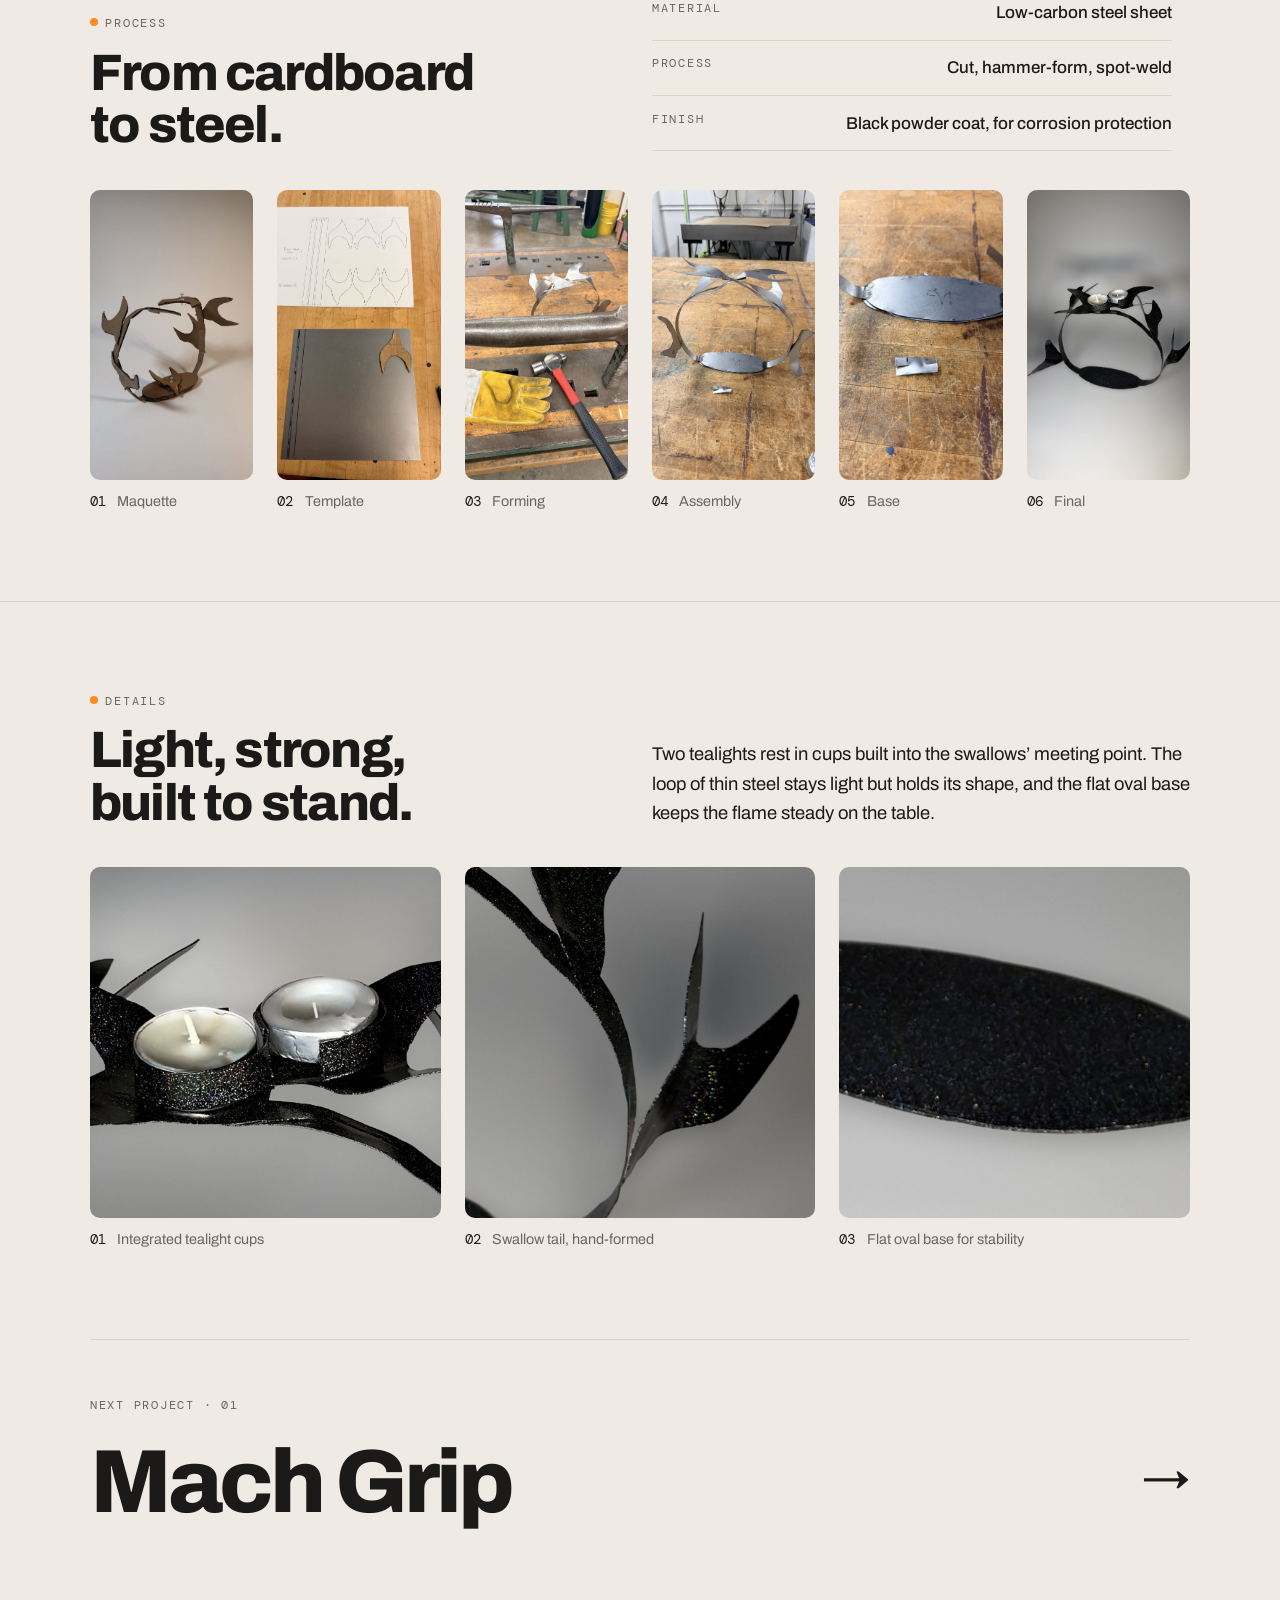
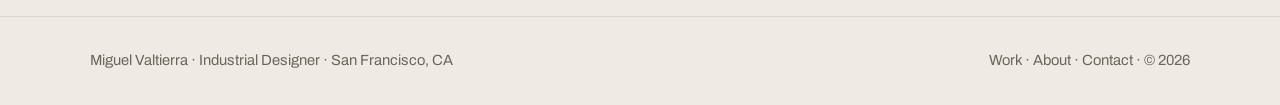
<file: projects/golondrinas.html>
<!doctype html>
<html lang="en">
<head>
  <meta charset="utf-8">
  <meta name="viewport" content="width=device-width, initial-scale=1">
  <title>Golondrinas · Miguel Valtierra</title>
  <meta name="description" content="A steel tealight sculpture of swallows in flight.">
  <meta property="og:title" content="Golondrinas · Miguel Valtierra">
  <meta property="og:description" content="A steel tealight sculpture of swallows in flight.">
  <meta property="og:type" content="website">
  <link rel="icon" href="../assets/img/favicon.svg" type="image/svg+xml">
  <link rel="preconnect" href="https://fonts.googleapis.com">
  <link rel="preconnect" href="https://fonts.gstatic.com" crossorigin>
  <link rel="stylesheet" href="https://fonts.googleapis.com/css2?family=Archivo:wght@300..900&family=DM+Mono:wght@400;500&family=Newsreader:opsz,wght@6..72,300..500&display=swap">
  <link rel="stylesheet" href="../assets/vendor/bootstrap.min.css">
  <link rel="stylesheet" href="../assets/css/style.css">
</head>
<body data-theme="golondrinas">
<header class="site-nav">
  <nav class="navbar navbar-expand-lg container" aria-label="Main">
    <a class="brand" href="../index.html"><span class="brand-mark" aria-hidden="true">MV</span><span class="brand-name">Miguel Valtierra</span></a>
    <button class="navbar-toggler" type="button" data-bs-toggle="collapse" data-bs-target="#menu" aria-controls="menu" aria-expanded="false" aria-label="Open menu">
      <svg width="26" height="26" viewBox="0 0 26 26" fill="none" stroke="currentColor" stroke-width="1.8" stroke-linecap="round"><path d="M4 9h18M4 17h18"/></svg>
    </button>
    <div class="collapse navbar-collapse justify-content-end" id="menu">
      <ul class="navbar-nav"><li class="nav-item"><a class="nav-link active" href="../index.html#work" aria-current="page">Work</a></li><li class="nav-item"><a class="nav-link" href="../about.html">About</a></li><li class="nav-item"><a class="nav-link" href="../contact.html">Contact</a></li></ul>
    </div>
  </nav>
</header>
<main>
<section class="p-hero">
  <div class="container"><div class="row g-4 align-items-end">
    <div class="col-lg-7">
      <div class="label"><span class="dot"></span>Case study 06 · Steel candle holder</div>
      <h1 data-split>Golondrinas</h1>
      <p class="one reveal">A steel tealight sculpture of swallows in flight.</p>
    </div>
    <div class="col-lg-5"><div class="specs-inline reveal" style="--d:1"><div><span class="label">Material</span><b>Low-carbon steel</b></div><div><span class="label">Finish</span><b>Black powder coat</b></div><div><span class="label">Year</span><b>2026</b></div></div></div>
  </div></div>
  <div class="hero-media reveal">
    <img src="../assets/img/golondrinas/hero.jpg" alt="Golondrinas, Steel candle holder" width="2200" height="1238">
    <span class="chip" style="left:42%;top:24%"><span class="dot"></span>Hammer-formed</span><span class="chip" style="left:58%;top:14%"><span class="dot"></span>Two tealights</span><span class="chip" style="left:74%;top:80%"><span class="dot"></span>Powder-coated steel</span>
  </div>
</section>
<section class="sec brief"><div class="container"><div class="label mb-4"><span class="dot"></span>Brief</div><div class="row g-4"><div class="col-sm-6 col-lg-3"><div class="item reveal" style="--d:0"><h3>Scope</h3><p>A sculptural candle holder in black steel. A ribbon of swallows loops into a circle and carries two tealights at its peak.</p></div></div><div class="col-sm-6 col-lg-3"><div class="item reveal" style="--d:1"><h3>Goals</h3><p>Balance a light, airborne form with a stable base and a safe place for an open flame.</p></div></div><div class="col-sm-6 col-lg-3"><div class="item reveal" style="--d:2"><h3>General Approach</h3><p>The final piece is cut and bent from thin low-carbon steel, so it stays very light but strong, then finished in black powder coat.</p></div></div><div class="col-sm-6 col-lg-3"><div class="item reveal" style="--d:3"><h3>Audience</h3><p>A table centerpiece indoors, or a decoration for a covered patio, where the powder coat protects the steel.</p></div></div></div></div></section>
<section class="sec"><div class="container"><div class="row g-4 sec-head align-items-end"><div class="col-lg-6"><div class="label"><span class="dot"></span>Process</div><h2 data-split>From cardboard to steel.</h2></div><div class="col-lg-6"><p class="lead-text">A cardboard maquette set the form. Swallow shapes were traced from paper templates onto thin steel sheet, cut, and shaped with a ball-peen hammer at the anvil. The pieces were then spot-welded to an oval base and finished in black powder coat.</p><ul class="specs"><li><span class="label">Material</span><span>Low-carbon steel sheet</span></li><li><span class="label">Process</span><span>Cut, hammer-form, spot-weld</span></li><li><span class="label">Finish</span><span>Black powder coat, for corrosion protection</span></li></ul></div></div><div class="row g-3 g-lg-4"><div class="col-4 col-lg-2"><figure class="fig  reveal" style="--d:0"><div class="frame" style="aspect-ratio:9/16"><img src="../assets/img/golondrinas/p1-maquette.jpg" alt="Maquette" width="934" height="1600" loading="lazy" decoding="async"></div><figcaption><span class="n">01</span><span>Maquette</span></figcaption></figure></div><div class="col-4 col-lg-2"><figure class="fig  reveal" style="--d:1"><div class="frame" style="aspect-ratio:9/16"><img src="../assets/img/golondrinas/p2-template.jpg" alt="Template" width="934" height="1600" loading="lazy" decoding="async"></div><figcaption><span class="n">02</span><span>Template</span></figcaption></figure></div><div class="col-4 col-lg-2"><figure class="fig  reveal" style="--d:2"><div class="frame" style="aspect-ratio:9/16"><img src="../assets/img/golondrinas/p3-forming.jpg" alt="Forming" width="934" height="1600" loading="lazy" decoding="async"></div><figcaption><span class="n">03</span><span>Forming</span></figcaption></figure></div><div class="col-4 col-lg-2"><figure class="fig  reveal" style="--d:3"><div class="frame" style="aspect-ratio:9/16"><img src="../assets/img/golondrinas/p4-assembly.jpg" alt="Assembly" width="934" height="1600" loading="lazy" decoding="async"></div><figcaption><span class="n">04</span><span>Assembly</span></figcaption></figure></div><div class="col-4 col-lg-2"><figure class="fig  reveal" style="--d:4"><div class="frame" style="aspect-ratio:9/16"><img src="../assets/img/golondrinas/p5-base.jpg" alt="Base" width="934" height="1600" loading="lazy" decoding="async"></div><figcaption><span class="n">05</span><span>Base</span></figcaption></figure></div><div class="col-4 col-lg-2"><figure class="fig  reveal" style="--d:5"><div class="frame" style="aspect-ratio:9/16"><img src="../assets/img/golondrinas/p6-final.jpg" alt="Final" width="934" height="1600" loading="lazy" decoding="async"></div><figcaption><span class="n">06</span><span>Final</span></figcaption></figure></div></div></div></section>
<section class="sec"><div class="container"><div class="row g-4 sec-head align-items-end"><div class="col-lg-6"><div class="label"><span class="dot"></span>Details</div><h2 data-split>Light, strong, built to stand.</h2></div><div class="col-lg-6"><p class="lead-text">Two tealights rest in cups built into the swallows’ meeting point. The loop of thin steel stays light but holds its shape, and the flat oval base keeps the flame steady on the table.</p></div></div><div class="row g-3 g-lg-4"><div class="col-12 col-sm-6 col-lg-4"><figure class="fig  reveal" style="--d:0"><div class="frame" style="aspect-ratio:1/1"><img src="../assets/img/golondrinas/detail-tealights.jpg" alt="Integrated tealight cups" width="1000" height="1000" loading="lazy" decoding="async"></div><figcaption><span class="n">01</span><span>Integrated tealight cups</span></figcaption></figure></div><div class="col-12 col-sm-6 col-lg-4"><figure class="fig  reveal" style="--d:1"><div class="frame" style="aspect-ratio:1/1"><img src="../assets/img/golondrinas/detail-tail.jpg" alt="Swallow tail, hand-formed" width="1000" height="1000" loading="lazy" decoding="async"></div><figcaption><span class="n">02</span><span>Swallow tail, hand-formed</span></figcaption></figure></div><div class="col-12 col-sm-6 col-lg-4"><figure class="fig  reveal" style="--d:2"><div class="frame" style="aspect-ratio:1/1"><img src="../assets/img/golondrinas/detail-base.jpg" alt="Flat oval base for stability" width="1600" height="715" loading="lazy" decoding="async"></div><figcaption><span class="n">03</span><span>Flat oval base for stability</span></figcaption></figure></div></div></div></section>
<div class="container"><a class="next" href="mach-grip.html">
  <div class="label">Next project · 01</div>
  <div class="d-flex justify-content-between align-items-center gap-3"><h3>Mach Grip</h3><span class="arr" aria-hidden="true">→</span></div>
</a></div>
</main>
<footer class="site-footer">
  <div class="container d-flex flex-wrap justify-content-between gap-3">
    <span>Miguel Valtierra · Industrial Designer · San Francisco, CA</span>
    <span><a href="../index.html#work">Work</a> · <a href="../about.html">About</a> · <a href="../contact.html">Contact</a> · © <span data-year>2026</span></span>
  </div>
</footer>
<script src="../assets/vendor/bootstrap.bundle.min.js"></script>
<script src="../assets/js/main.js"></script>
</body>
</html>
</file>
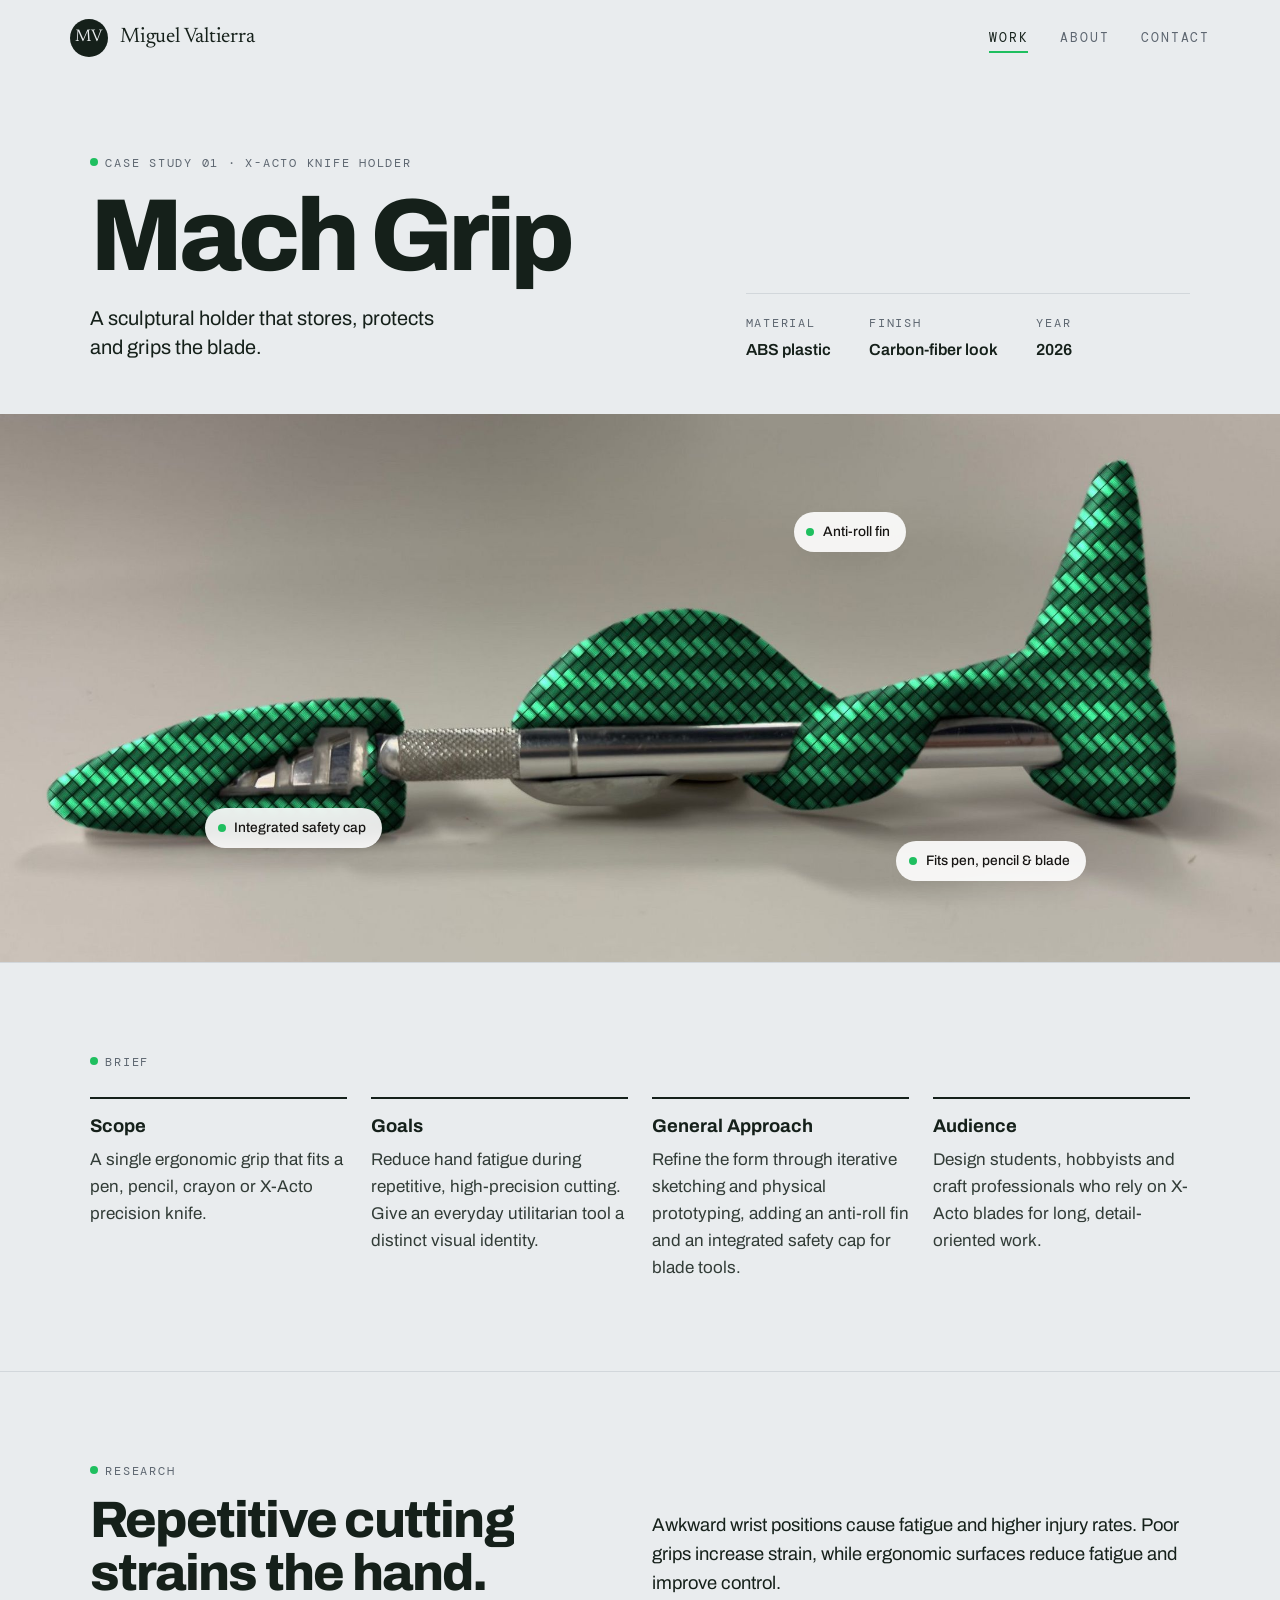
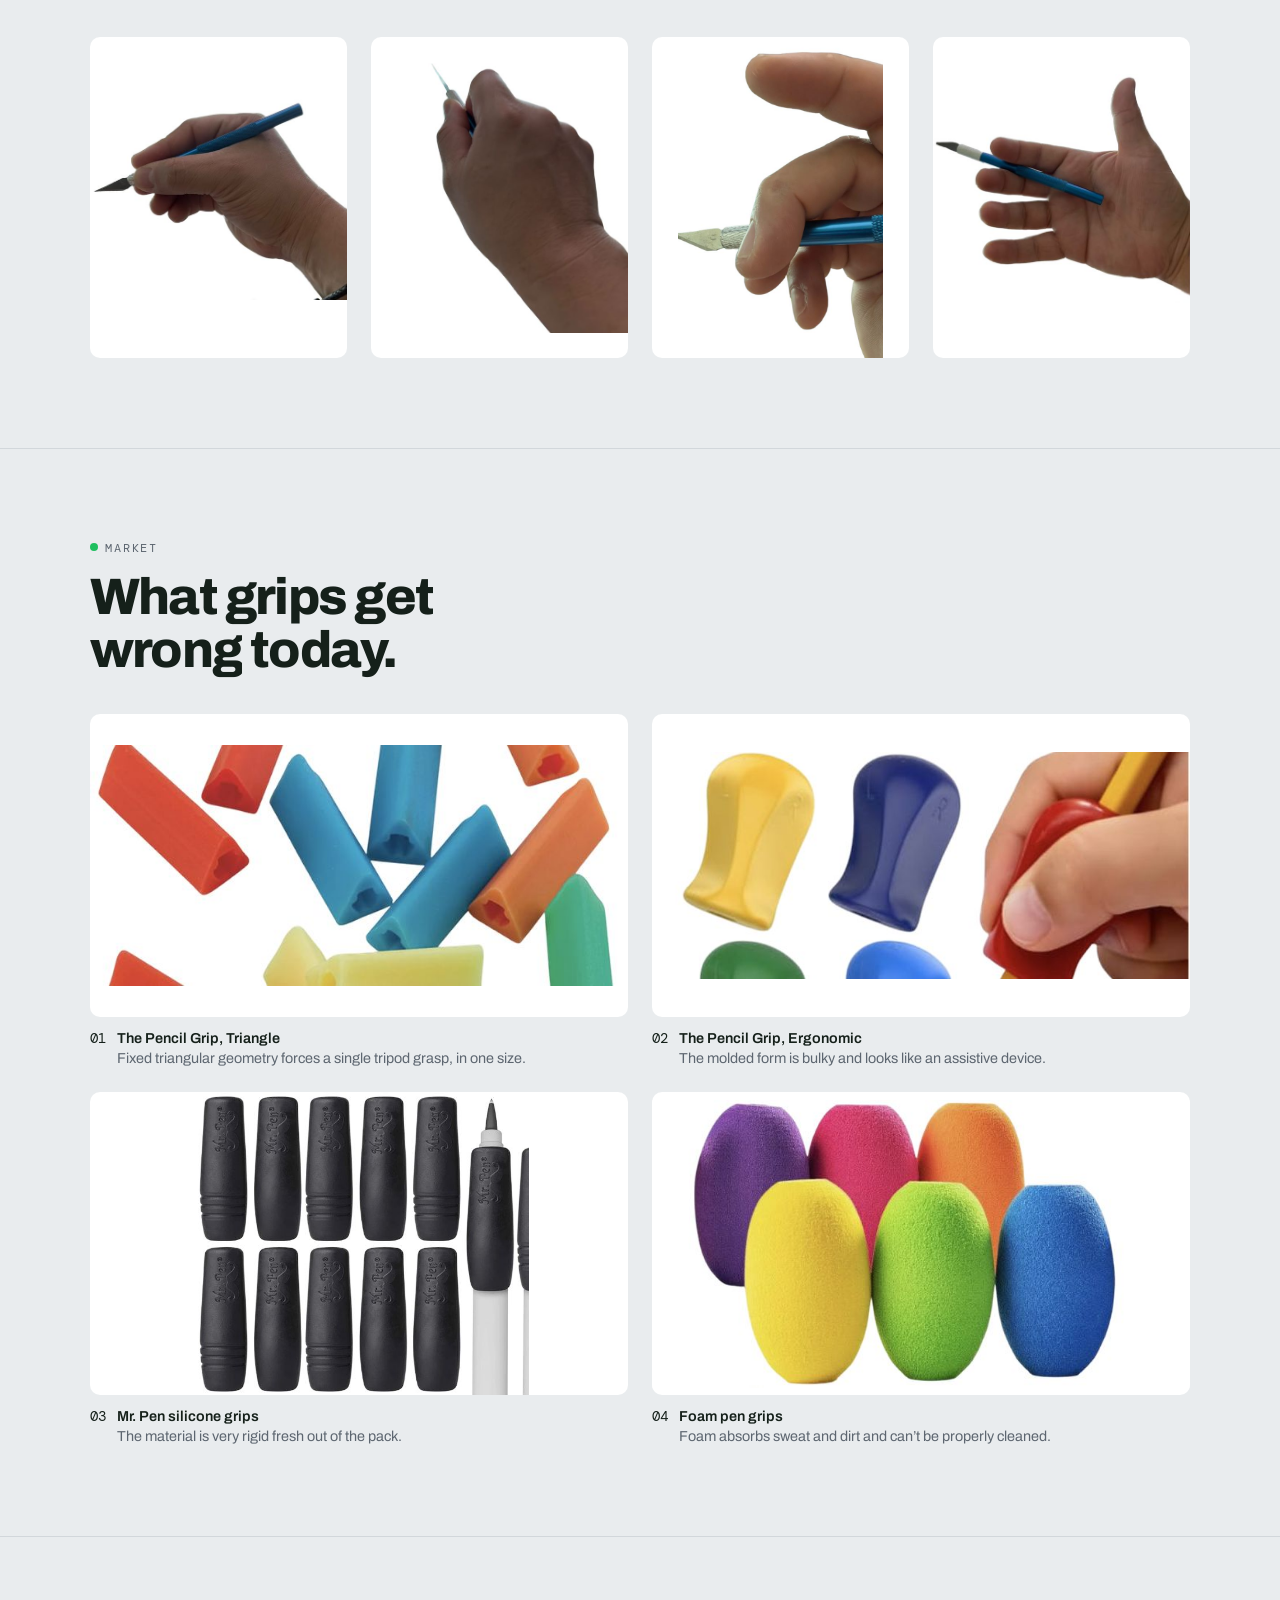
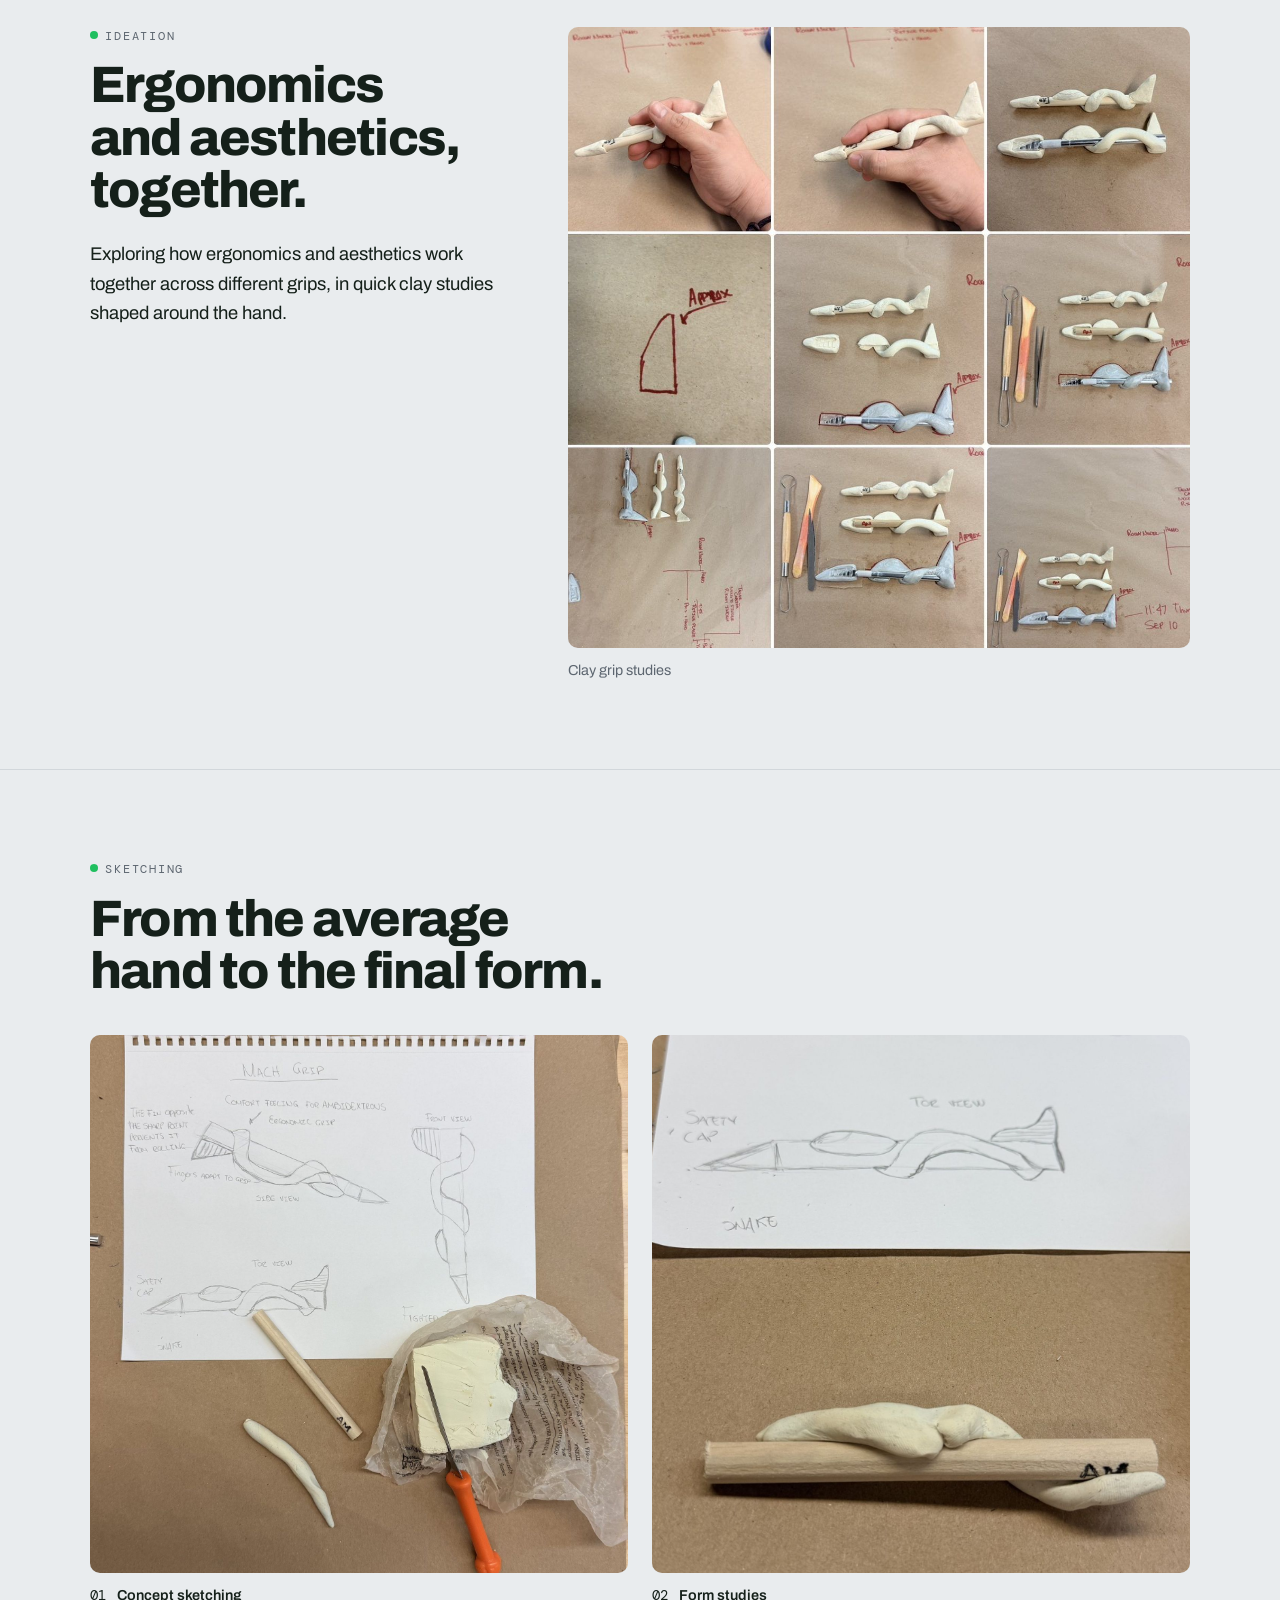
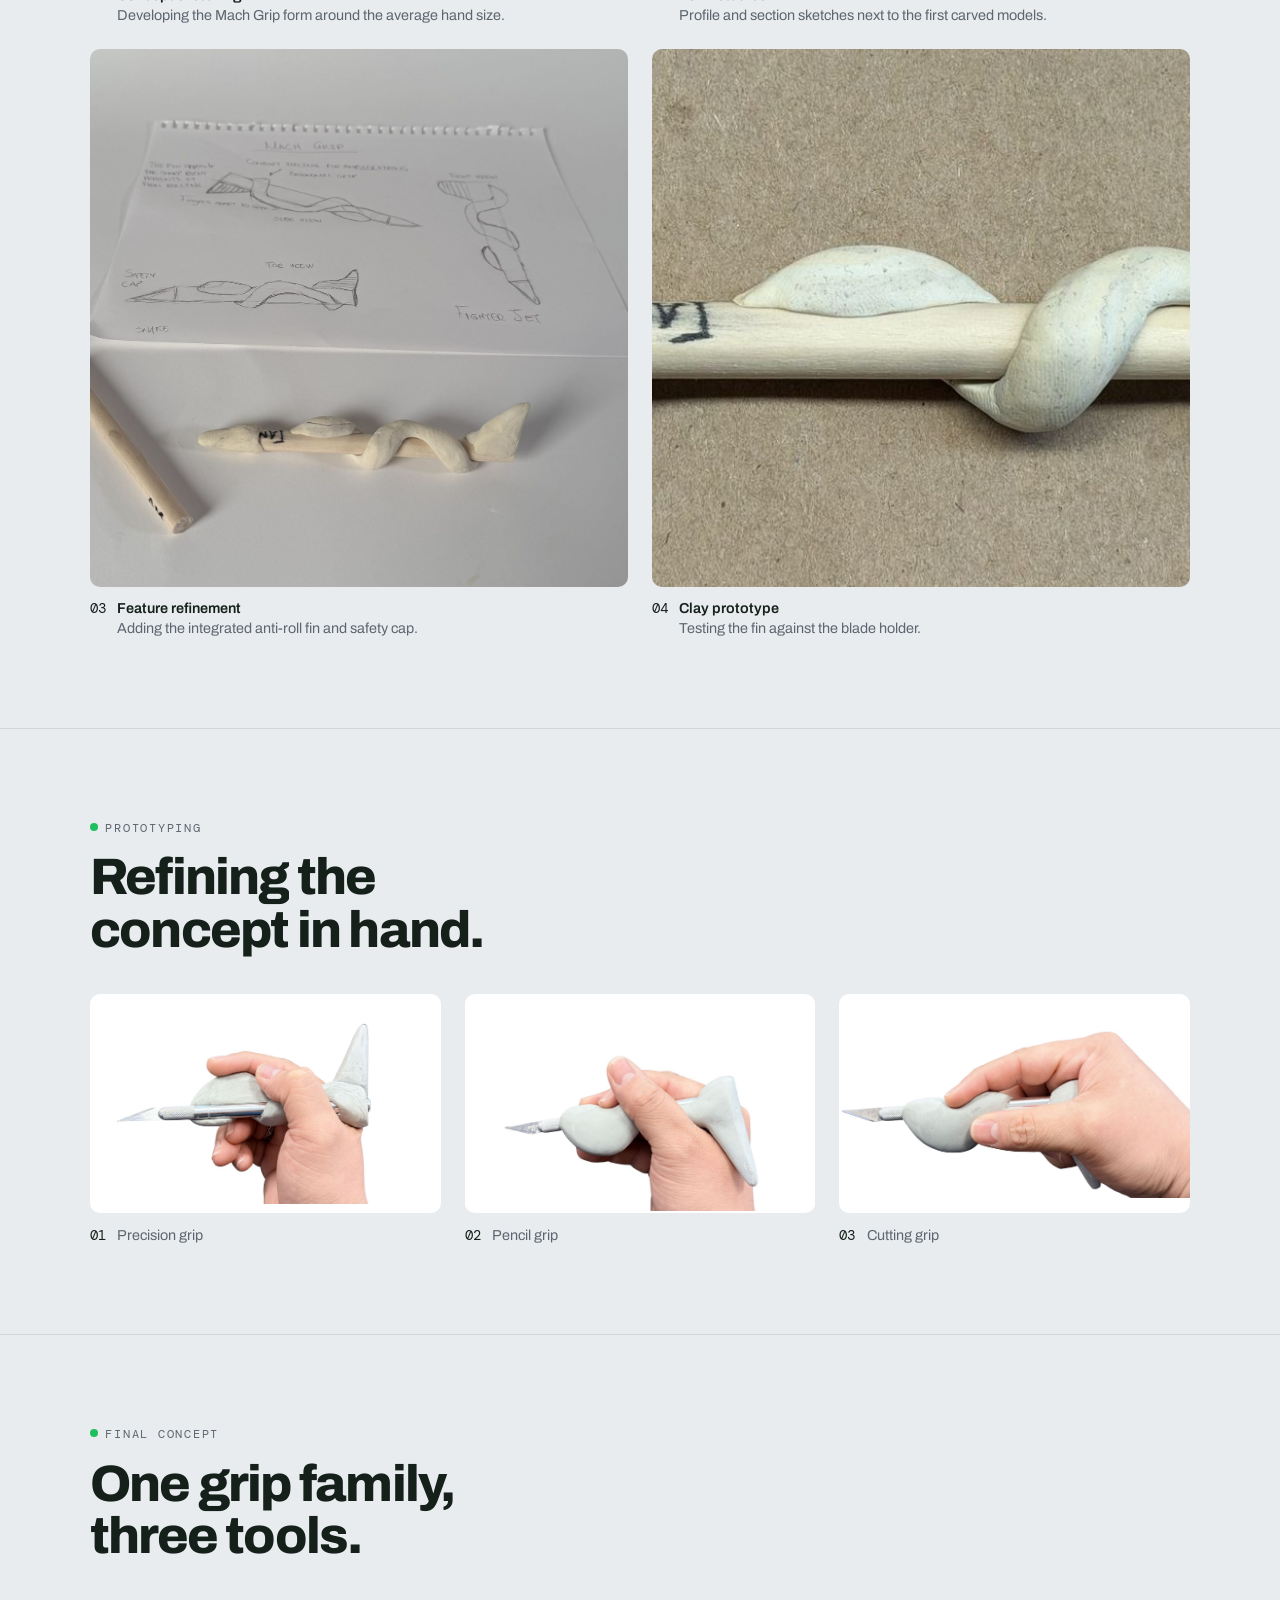
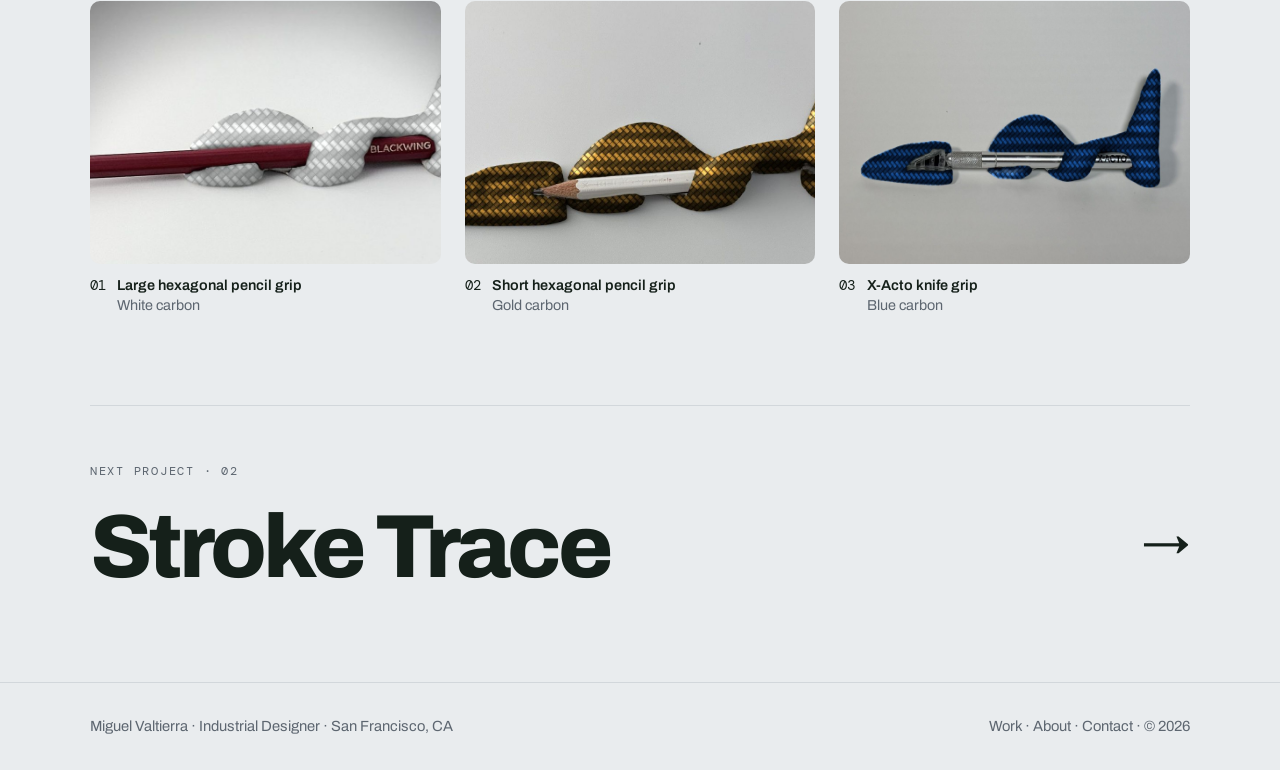
<file: projects/mach-grip.html>
<!doctype html>
<html lang="en">
<head>
  <meta charset="utf-8">
  <meta name="viewport" content="width=device-width, initial-scale=1">
  <title>Mach Grip · Miguel Valtierra</title>
  <meta name="description" content="A sculptural holder that stores, protects and grips the blade.">
  <meta property="og:title" content="Mach Grip · Miguel Valtierra">
  <meta property="og:description" content="A sculptural holder that stores, protects, and grips the blade.">
  <meta property="og:type" content="website">
  <link rel="icon" href="../assets/img/favicon.svg" type="image/svg+xml">
  <link rel="preconnect" href="https://fonts.googleapis.com">
  <link rel="preconnect" href="https://fonts.gstatic.com" crossorigin>
  <link rel="stylesheet" href="https://fonts.googleapis.com/css2?family=Archivo:wght@300..900&family=DM+Mono:wght@400;500&family=Newsreader:opsz,wght@6..72,300..500&display=swap">
  <link rel="stylesheet" href="../assets/vendor/bootstrap.min.css">
  <link rel="stylesheet" href="../assets/css/style.css">
</head>
<body data-theme="mach-grip">
<header class="site-nav">
  <nav class="navbar navbar-expand-lg container" aria-label="Main">
    <a class="brand" href="../index.html"><span class="brand-mark" aria-hidden="true">MV</span><span class="brand-name">Miguel Valtierra</span></a>
    <button class="navbar-toggler" type="button" data-bs-toggle="collapse" data-bs-target="#menu" aria-controls="menu" aria-expanded="false" aria-label="Open menu">
      <svg width="26" height="26" viewBox="0 0 26 26" fill="none" stroke="currentColor" stroke-width="1.8" stroke-linecap="round"><path d="M4 9h18M4 17h18"/></svg>
    </button>
    <div class="collapse navbar-collapse justify-content-end" id="menu">
      <ul class="navbar-nav"><li class="nav-item"><a class="nav-link active" href="../index.html#work" aria-current="page">Work</a></li><li class="nav-item"><a class="nav-link" href="../about.html">About</a></li><li class="nav-item"><a class="nav-link" href="../contact.html">Contact</a></li></ul>
    </div>
  </nav>
</header>
<main>
<section class="p-hero">
  <div class="container"><div class="row g-4 align-items-end">
    <div class="col-lg-7">
      <div class="label"><span class="dot"></span>Case study 01 · X-Acto knife holder</div>
      <h1 data-split>Mach Grip</h1>
      <p class="one reveal">A sculptural holder that stores, protects and grips the blade.</p>
    </div>
    <div class="col-lg-5"><div class="specs-inline reveal" style="--d:1"><div><span class="label">Material</span><b>ABS plastic</b></div><div><span class="label">Finish</span><b>Carbon-fiber look</b></div><div><span class="label">Year</span><b>2026</b></div></div></div>
  </div></div>
  <div class="hero-media reveal">
    <img src="../assets/img/mach-grip/hero.jpg" alt="Mach Grip, X-Acto knife holder" width="2200" height="1284">
    <span class="chip" style="left:62%;top:18%"><span class="dot"></span>Anti-roll fin</span><span class="chip" style="left:16%;top:72%"><span class="dot"></span>Integrated safety cap</span><span class="chip" style="left:70%;top:78%"><span class="dot"></span>Fits pen, pencil &amp; blade</span>
  </div>
</section>
<section class="sec brief"><div class="container"><div class="label mb-4"><span class="dot"></span>Brief</div><div class="row g-4"><div class="col-sm-6 col-lg-3"><div class="item reveal" style="--d:0"><h3>Scope</h3><p>A single ergonomic grip that fits a pen, pencil, crayon or X-Acto precision knife.</p></div></div><div class="col-sm-6 col-lg-3"><div class="item reveal" style="--d:1"><h3>Goals</h3><p>Reduce hand fatigue during repetitive, high-precision cutting. Give an everyday utilitarian tool a distinct visual identity.</p></div></div><div class="col-sm-6 col-lg-3"><div class="item reveal" style="--d:2"><h3>General Approach</h3><p>Refine the form through iterative sketching and physical prototyping, adding an anti-roll fin and an integrated safety cap for blade tools.</p></div></div><div class="col-sm-6 col-lg-3"><div class="item reveal" style="--d:3"><h3>Audience</h3><p>Design students, hobbyists and craft professionals who rely on X-Acto blades for long, detail-oriented work.</p></div></div></div></div></section>
<section class="sec"><div class="container"><div class="row g-4 sec-head align-items-end"><div class="col-lg-6"><div class="label"><span class="dot"></span>Research</div><h2 data-split>Repetitive cutting strains the hand.</h2></div><div class="col-lg-6"><p class="lead-text">Awkward wrist positions cause fatigue and higher injury rates. Poor grips increase strain, while ergonomic surfaces reduce fatigue and improve control.</p></div></div><div class="row g-3 g-lg-4"><div class="col-6 col-lg-3"><figure class="fig contain white reveal" style="--d:0"><div class="frame" style="aspect-ratio:4/5"><img src="../assets/img/mach-grip/research-1.jpg" alt="Mach Grip" width="552" height="437" loading="lazy" decoding="async"></div></figure></div><div class="col-6 col-lg-3"><figure class="fig contain white reveal" style="--d:1"><div class="frame" style="aspect-ratio:4/5"><img src="../assets/img/mach-grip/research-2.jpg" alt="Mach Grip" width="575" height="605" loading="lazy" decoding="async"></div></figure></div><div class="col-6 col-lg-3"><figure class="fig contain white reveal" style="--d:2"><div class="frame" style="aspect-ratio:4/5"><img src="../assets/img/mach-grip/research-3.jpg" alt="Mach Grip" width="576" height="904" loading="lazy" decoding="async"></div></figure></div><div class="col-6 col-lg-3"><figure class="fig contain white reveal" style="--d:3"><div class="frame" style="aspect-ratio:4/5"><img src="../assets/img/mach-grip/research-4.jpg" alt="Mach Grip" width="541" height="522" loading="lazy" decoding="async"></div></figure></div></div></div></section>
<section class="sec"><div class="container"><div class="row g-4 sec-head align-items-end"><div class="col-lg-6"><div class="label"><span class="dot"></span>Market</div><h2 data-split>What grips get wrong today.</h2></div><div class="col-lg-6"></div></div><div class="row g-3 g-lg-4"><div class="col-12 col-md-6"><figure class="fig contain white reveal" style="--d:0"><div class="frame" style="aspect-ratio:16/9"><img src="../assets/img/mach-grip/market-triangle.jpg" alt="The Pencil Grip, Triangle" width="654" height="292" loading="lazy" decoding="async"></div><figcaption><span class="n">01</span><span><strong>The Pencil Grip, Triangle</strong>Fixed triangular geometry forces a single tripod grasp, in one size.</span></figcaption></figure></div><div class="col-12 col-md-6"><figure class="fig contain white reveal" style="--d:1"><div class="frame" style="aspect-ratio:16/9"><img src="../assets/img/mach-grip/market-ergonomic.jpg" alt="The Pencil Grip, Ergonomic" width="734" height="309" loading="lazy" decoding="async"></div><figcaption><span class="n">02</span><span><strong>The Pencil Grip, Ergonomic</strong>The molded form is bulky and looks like an assistive device.</span></figcaption></figure></div><div class="col-12 col-md-6"><figure class="fig contain white reveal" style="--d:2"><div class="frame" style="aspect-ratio:16/9"><img src="../assets/img/mach-grip/market-silicone.jpg" alt="Mr. Pen silicone grips" width="588" height="524" loading="lazy" decoding="async"></div><figcaption><span class="n">03</span><span><strong>Mr. Pen silicone grips</strong>The material is very rigid fresh out of the pack.</span></figcaption></figure></div><div class="col-12 col-md-6"><figure class="fig contain white reveal" style="--d:3"><div class="frame" style="aspect-ratio:16/9"><img src="../assets/img/mach-grip/market-foam.jpg" alt="Foam pen grips" width="694" height="372" loading="lazy" decoding="async"></div><figcaption><span class="n">04</span><span><strong>Foam pen grips</strong>Foam absorbs sweat and dirt and can’t be properly cleaned.</span></figcaption></figure></div></div></div></section>
<section class="sec"><div class="container"><div class="row g-4 g-lg-5 align-items-start"><div class="col-lg-5"><div class="sec-head mb-4"><div class="label"><span class="dot"></span>Ideation</div><h2 data-split>Ergonomics and aesthetics, together.</h2></div><p class="lead-text">Exploring how ergonomics and aesthetics work together across different grips, in quick clay studies shaped around the hand.</p></div><div class="col-lg-7"><div class="row g-3 g-lg-4"><div class="col-12"><figure class="fig  reveal" style="--d:0"><div class="frame" style="aspect-ratio:1/1"><img src="../assets/img/mach-grip/ideation.jpg" alt="Clay grip studies" width="1206" height="1175" loading="lazy" decoding="async"></div><figcaption><span>Clay grip studies</span></figcaption></figure></div></div></div></div></div></section>
<section class="sec"><div class="container"><div class="row g-4 sec-head align-items-end"><div class="col-lg-6"><div class="label"><span class="dot"></span>Sketching</div><h2 data-split>From the average hand to the final form.</h2></div><div class="col-lg-6"></div></div><div class="row g-3 g-lg-4"><div class="col-12 col-md-6"><figure class="fig  reveal" style="--d:0"><div class="frame" style="aspect-ratio:1/1"><img src="../assets/img/mach-grip/sketch-1.jpg" alt="Concept sketching" width="1600" height="1584" loading="lazy" decoding="async"></div><figcaption><span class="n">01</span><span><strong>Concept sketching</strong>Developing the Mach Grip form around the average hand size.</span></figcaption></figure></div><div class="col-12 col-md-6"><figure class="fig  reveal" style="--d:1"><div class="frame" style="aspect-ratio:1/1"><img src="../assets/img/mach-grip/sketch-2.jpg" alt="Form studies" width="1600" height="1429" loading="lazy" decoding="async"></div><figcaption><span class="n">02</span><span><strong>Form studies</strong>Profile and section sketches next to the first carved models.</span></figcaption></figure></div><div class="col-12 col-md-6"><figure class="fig  reveal" style="--d:2"><div class="frame" style="aspect-ratio:1/1"><img src="../assets/img/mach-grip/refine-1.jpg" alt="Feature refinement" width="1600" height="1415" loading="lazy" decoding="async"></div><figcaption><span class="n">03</span><span><strong>Feature refinement</strong>Adding the integrated anti-roll fin and safety cap.</span></figcaption></figure></div><div class="col-12 col-md-6"><figure class="fig  reveal" style="--d:3"><div class="frame" style="aspect-ratio:1/1"><img src="../assets/img/mach-grip/refine-2.jpg" alt="Clay prototype" width="1600" height="523" loading="lazy" decoding="async"></div><figcaption><span class="n">04</span><span><strong>Clay prototype</strong>Testing the fin against the blade holder.</span></figcaption></figure></div></div></div></section>
<section class="sec"><div class="container"><div class="row g-4 sec-head align-items-end"><div class="col-lg-6"><div class="label"><span class="dot"></span>Prototyping</div><h2 data-split>Refining the concept in hand.</h2></div><div class="col-lg-6"></div></div><div class="row g-3 g-lg-4"><div class="col-12 col-sm-6 col-lg-4"><figure class="fig contain white reveal" style="--d:0"><div class="frame" style="aspect-ratio:16/10"><img src="../assets/img/mach-grip/proto-1.jpg" alt="Precision grip" width="1600" height="915" loading="lazy" decoding="async"></div><figcaption><span class="n">01</span><span>Precision grip</span></figcaption></figure></div><div class="col-12 col-sm-6 col-lg-4"><figure class="fig contain white reveal" style="--d:1"><div class="frame" style="aspect-ratio:16/10"><img src="../assets/img/mach-grip/proto-2.jpg" alt="Pencil grip" width="1600" height="980" loading="lazy" decoding="async"></div><figcaption><span class="n">02</span><span>Pencil grip</span></figcaption></figure></div><div class="col-12 col-sm-6 col-lg-4"><figure class="fig contain white reveal" style="--d:2"><div class="frame" style="aspect-ratio:16/10"><img src="../assets/img/mach-grip/proto-3.jpg" alt="Cutting grip" width="1600" height="861" loading="lazy" decoding="async"></div><figcaption><span class="n">03</span><span>Cutting grip</span></figcaption></figure></div></div></div></section>
<section class="sec"><div class="container"><div class="row g-4 sec-head align-items-end"><div class="col-lg-6"><div class="label"><span class="dot"></span>Final concept</div><h2 data-split>One grip family, three tools.</h2></div><div class="col-lg-6"></div></div><div class="row g-3 g-lg-4"><div class="col-12 col-sm-6 col-lg-4"><figure class="fig  reveal" style="--d:0"><div class="frame" style="aspect-ratio:4/3"><img src="../assets/img/mach-grip/final-large-hex.jpg" alt="Large hexagonal pencil grip" width="1600" height="568" loading="lazy" decoding="async"></div><figcaption><span class="n">01</span><span><strong>Large hexagonal pencil grip</strong>White carbon</span></figcaption></figure></div><div class="col-12 col-sm-6 col-lg-4"><figure class="fig  reveal" style="--d:1"><div class="frame" style="aspect-ratio:4/3"><img src="../assets/img/mach-grip/final-short-hex.jpg" alt="Short hexagonal pencil grip" width="1600" height="724" loading="lazy" decoding="async"></div><figcaption><span class="n">02</span><span><strong>Short hexagonal pencil grip</strong>Gold carbon</span></figcaption></figure></div><div class="col-12 col-sm-6 col-lg-4"><figure class="fig  reveal" style="--d:2"><div class="frame" style="aspect-ratio:4/3"><img src="../assets/img/mach-grip/final-xacto.jpg" alt="X-Acto knife grip" width="1600" height="1253" loading="lazy" decoding="async"></div><figcaption><span class="n">03</span><span><strong>X-Acto knife grip</strong>Blue carbon</span></figcaption></figure></div></div></div></section>
<div class="container"><a class="next" href="stroke-trace.html">
  <div class="label">Next project · 02</div>
  <div class="d-flex justify-content-between align-items-center gap-3"><h3>Stroke Trace</h3><span class="arr" aria-hidden="true">→</span></div>
</a></div>
</main>
<footer class="site-footer">
  <div class="container d-flex flex-wrap justify-content-between gap-3">
    <span>Miguel Valtierra · Industrial Designer · San Francisco, CA</span>
    <span><a href="../index.html#work">Work</a> · <a href="../about.html">About</a> · <a href="../contact.html">Contact</a> · © <span data-year>2026</span></span>
  </div>
</footer>
<script src="../assets/vendor/bootstrap.bundle.min.js"></script>
<script src="../assets/js/main.js"></script>
</body>
</html>
</file>
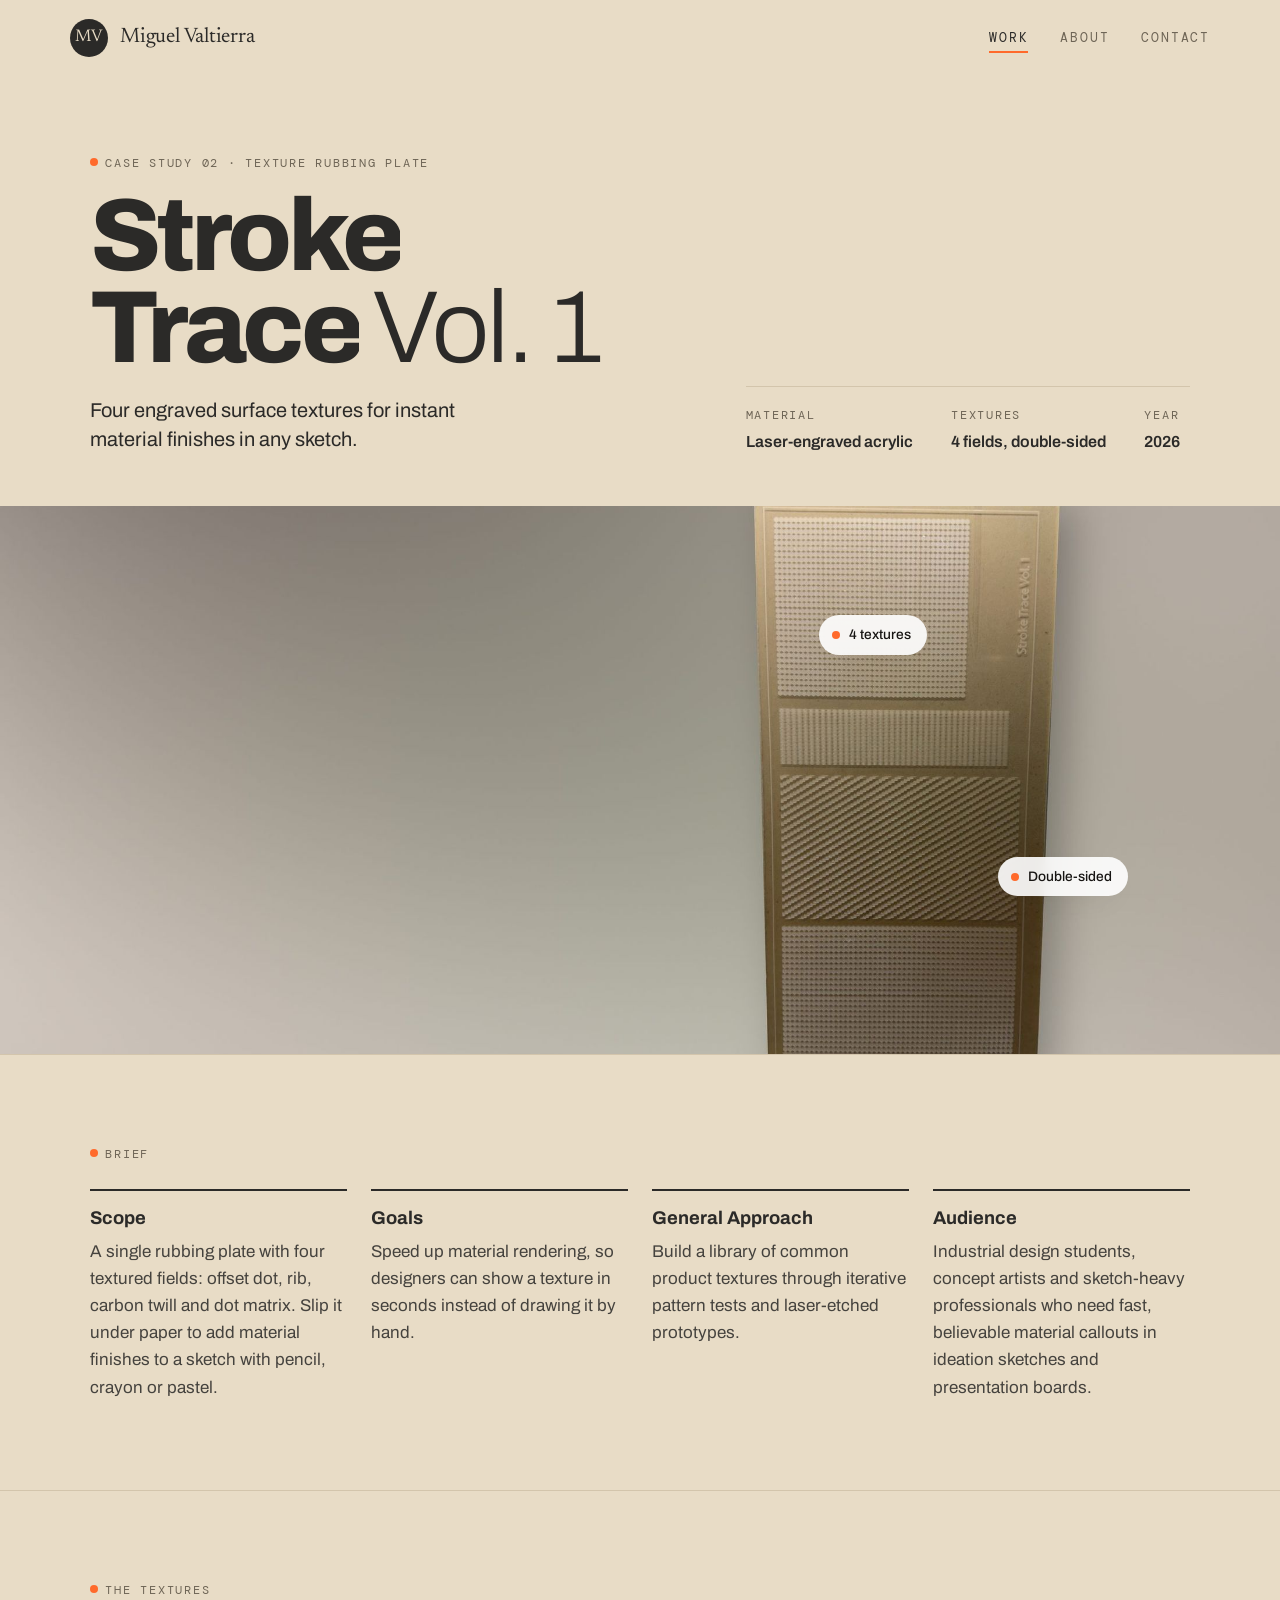
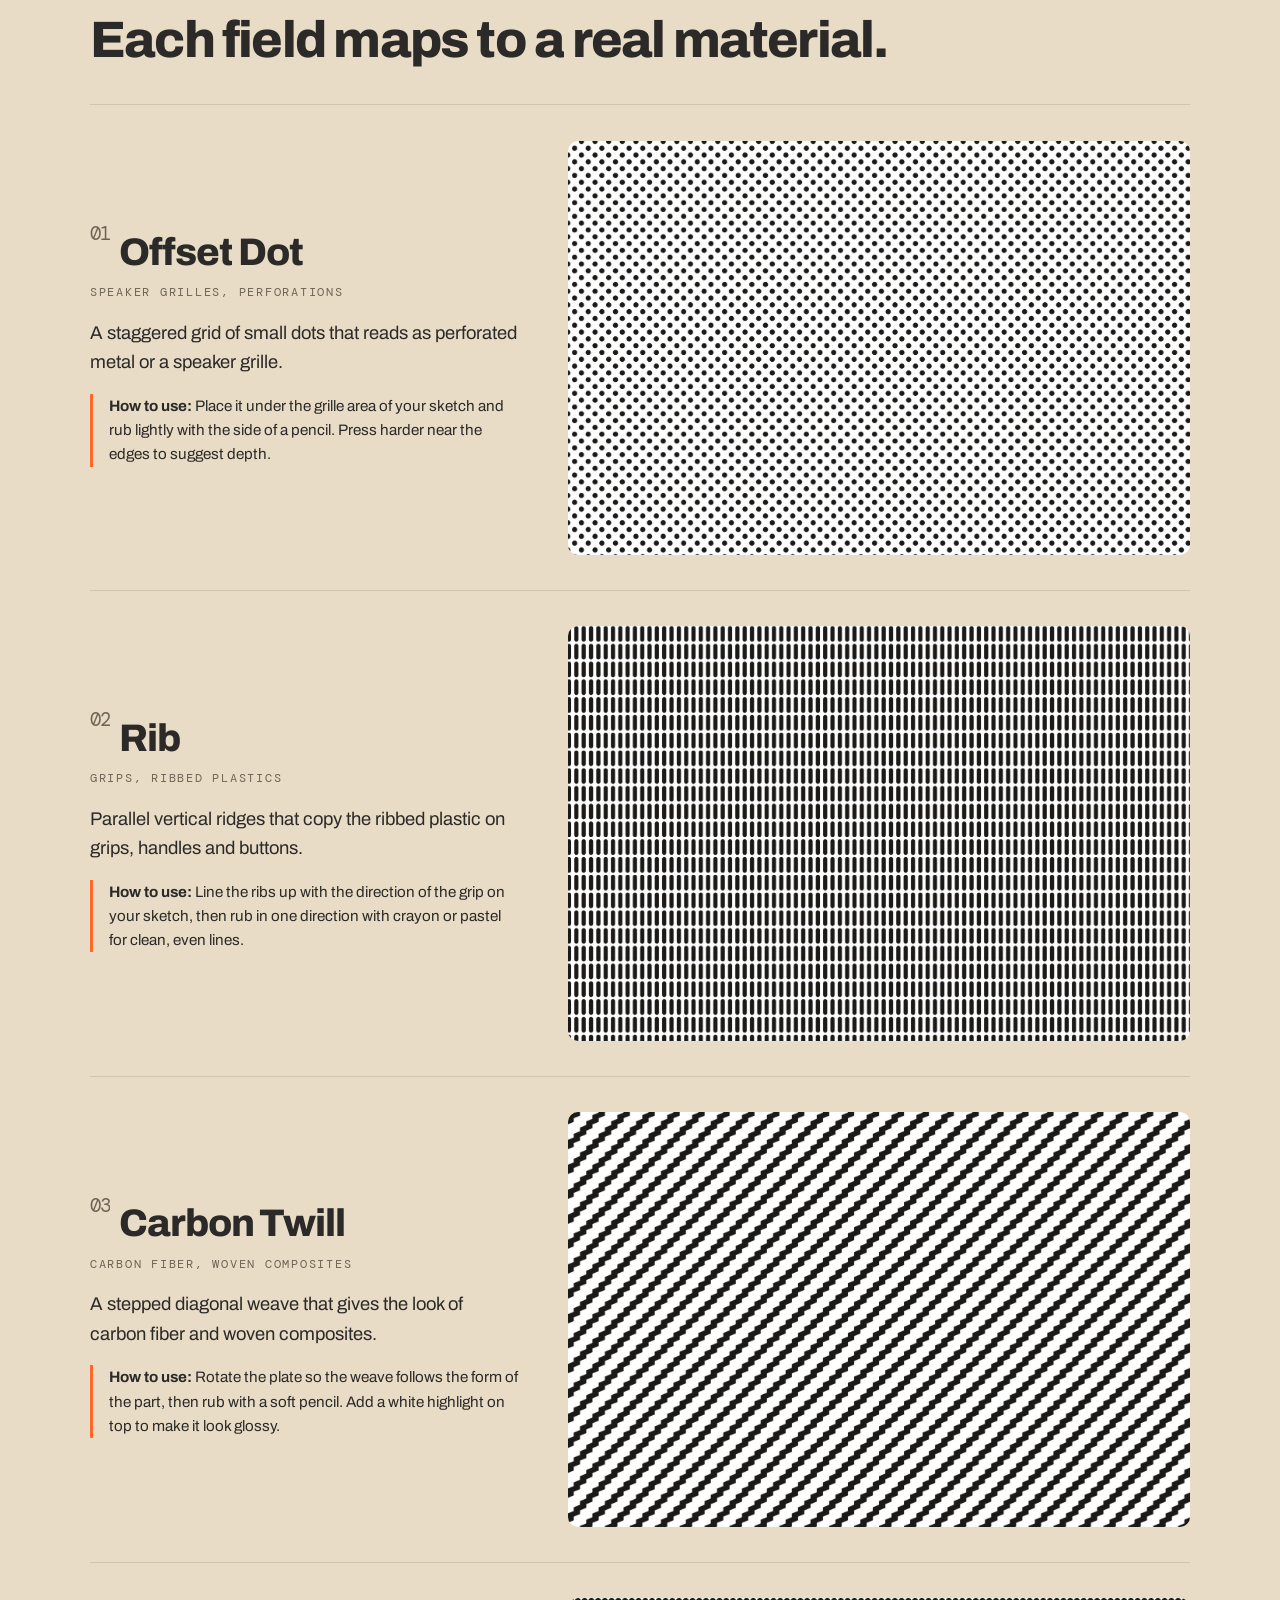
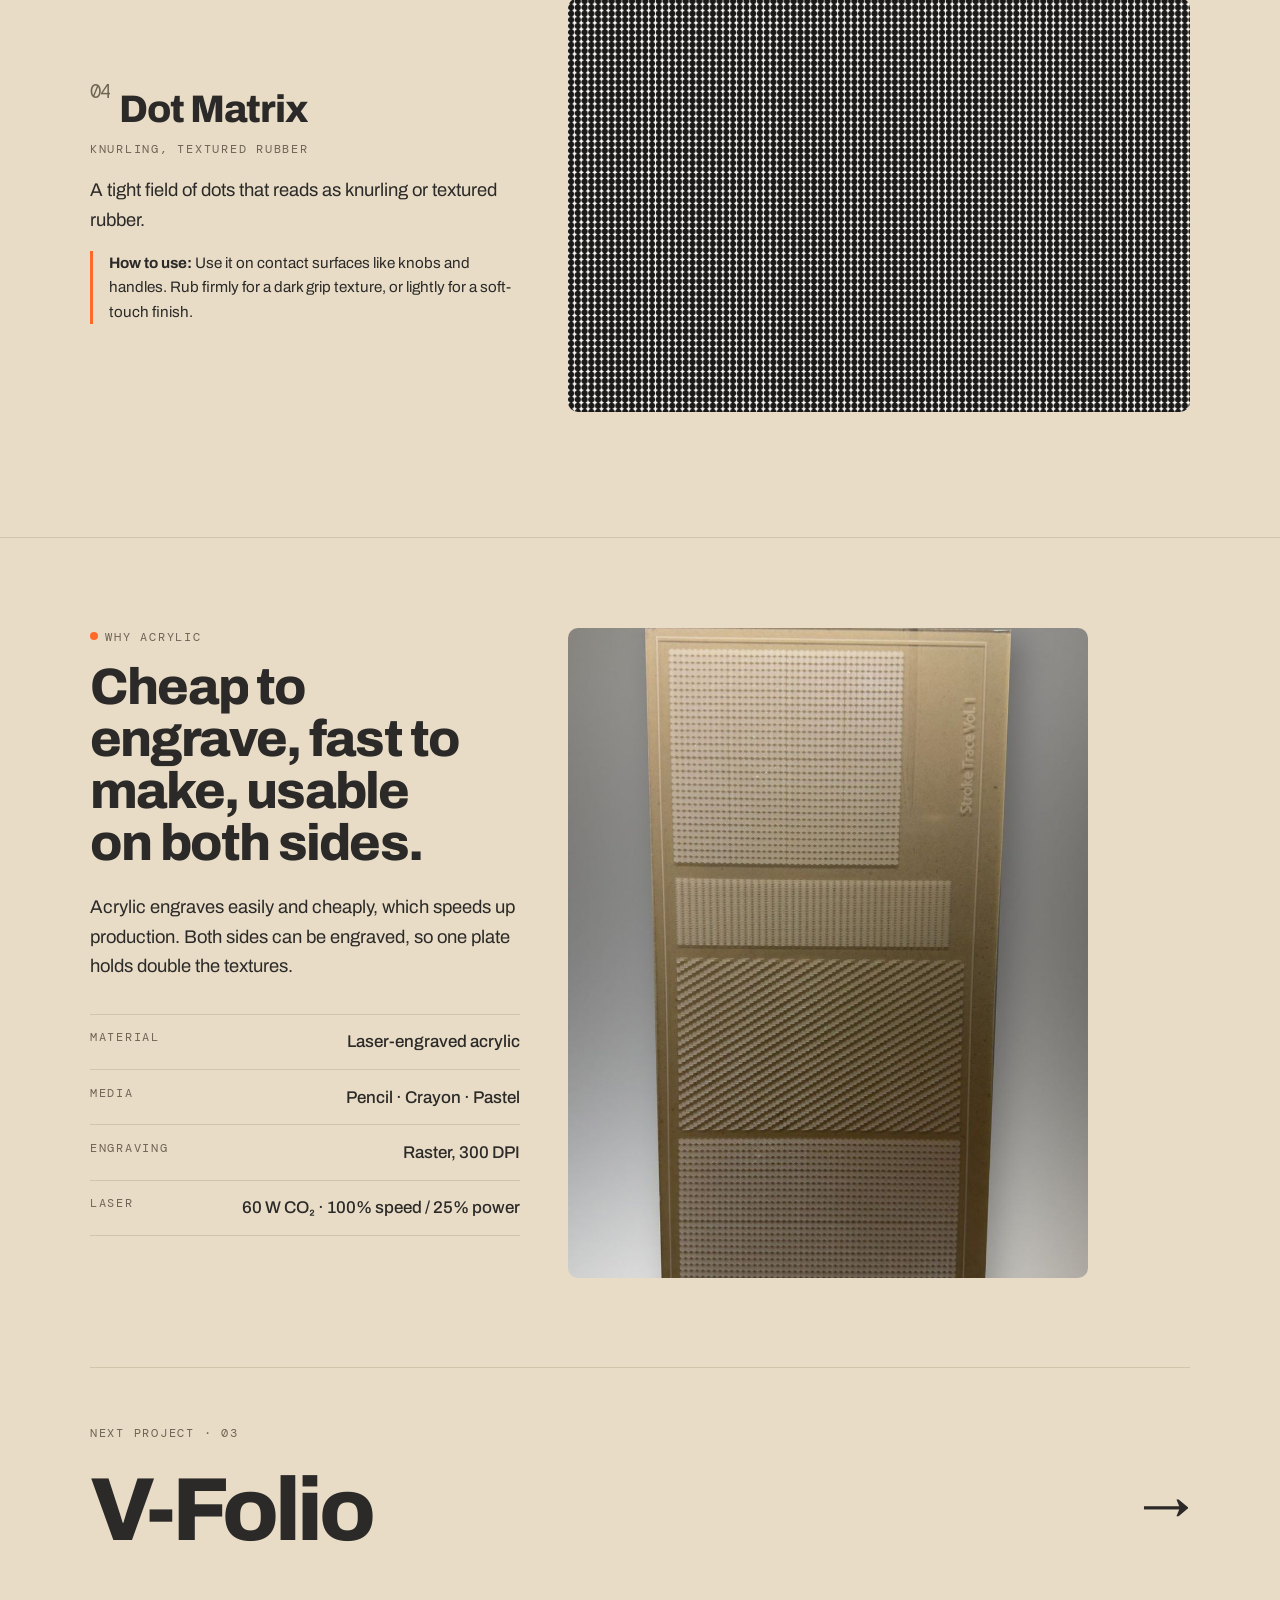
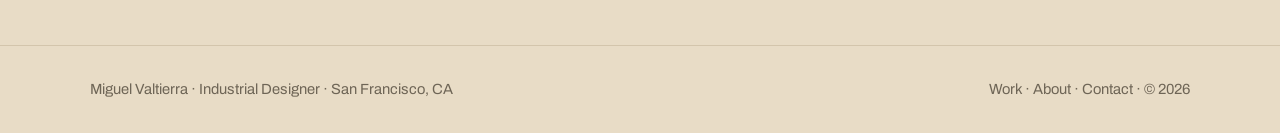
<file: projects/stroke-trace.html>
<!doctype html>
<html lang="en">
<head>
  <meta charset="utf-8">
  <meta name="viewport" content="width=device-width, initial-scale=1">
  <title>Stroke Trace · Miguel Valtierra</title>
  <meta name="description" content="Four engraved surface textures for instant material finishes in any sketch.">
  <meta property="og:title" content="Stroke Trace · Miguel Valtierra">
  <meta property="og:description" content="Four engraved surface textures for instant material finishes in any sketch.">
  <meta property="og:type" content="website">
  <link rel="icon" href="../assets/img/favicon.svg" type="image/svg+xml">
  <link rel="preconnect" href="https://fonts.googleapis.com">
  <link rel="preconnect" href="https://fonts.gstatic.com" crossorigin>
  <link rel="stylesheet" href="https://fonts.googleapis.com/css2?family=Archivo:wght@300..900&family=DM+Mono:wght@400;500&family=Newsreader:opsz,wght@6..72,300..500&display=swap">
  <link rel="stylesheet" href="../assets/vendor/bootstrap.min.css">
  <link rel="stylesheet" href="../assets/css/style.css">
</head>
<body data-theme="stroke-trace">
<header class="site-nav">
  <nav class="navbar navbar-expand-lg container" aria-label="Main">
    <a class="brand" href="../index.html"><span class="brand-mark" aria-hidden="true">MV</span><span class="brand-name">Miguel Valtierra</span></a>
    <button class="navbar-toggler" type="button" data-bs-toggle="collapse" data-bs-target="#menu" aria-controls="menu" aria-expanded="false" aria-label="Open menu">
      <svg width="26" height="26" viewBox="0 0 26 26" fill="none" stroke="currentColor" stroke-width="1.8" stroke-linecap="round"><path d="M4 9h18M4 17h18"/></svg>
    </button>
    <div class="collapse navbar-collapse justify-content-end" id="menu">
      <ul class="navbar-nav"><li class="nav-item"><a class="nav-link active" href="../index.html#work" aria-current="page">Work</a></li><li class="nav-item"><a class="nav-link" href="../about.html">About</a></li><li class="nav-item"><a class="nav-link" href="../contact.html">Contact</a></li></ul>
    </div>
  </nav>
</header>
<main>
<section class="p-hero">
  <div class="container"><div class="row g-4 align-items-end">
    <div class="col-lg-7">
      <div class="label"><span class="dot"></span>Case study 02 · Texture rubbing plate</div>
      <h1 data-split>Stroke Trace <span class="sub">Vol. 1</span></h1>
      <p class="one reveal">Four engraved surface textures for instant material finishes in any sketch.</p>
    </div>
    <div class="col-lg-5"><div class="specs-inline reveal" style="--d:1"><div><span class="label">Material</span><b>Laser-engraved acrylic</b></div><div><span class="label">Textures</span><b>4 fields, double-sided</b></div><div><span class="label">Year</span><b>2026</b></div></div></div>
  </div></div>
  <div class="hero-media reveal">
    <img src="../assets/img/stroke-trace/hero.jpg" alt="Stroke Trace, Texture rubbing plate" width="2200" height="1238">
    <span class="chip" style="left:64%;top:20%"><span class="dot"></span>4 textures</span><span class="chip" style="left:78%;top:64%"><span class="dot"></span>Double-sided</span>
  </div>
</section>
<section class="sec brief"><div class="container"><div class="label mb-4"><span class="dot"></span>Brief</div><div class="row g-4"><div class="col-sm-6 col-lg-3"><div class="item reveal" style="--d:0"><h3>Scope</h3><p>A single rubbing plate with four textured fields: offset dot, rib, carbon twill and dot matrix. Slip it under paper to add material finishes to a sketch with pencil, crayon or pastel.</p></div></div><div class="col-sm-6 col-lg-3"><div class="item reveal" style="--d:1"><h3>Goals</h3><p>Speed up material rendering, so designers can show a texture in seconds instead of drawing it by hand.</p></div></div><div class="col-sm-6 col-lg-3"><div class="item reveal" style="--d:2"><h3>General Approach</h3><p>Build a library of common product textures through iterative pattern tests and laser-etched prototypes.</p></div></div><div class="col-sm-6 col-lg-3"><div class="item reveal" style="--d:3"><h3>Audience</h3><p>Industrial design students, concept artists and sketch-heavy professionals who need fast, believable material callouts in ideation sketches and presentation boards.</p></div></div></div></div></section>
<section class="sec"><div class="container"><div class="sec-head"><div class="label"><span class="dot"></span>The textures</div><h2 data-split>Each field maps to a real material.</h2></div><div class="texture"><div class="row g-4 g-lg-4 g-lg-5 align-items-center"><div class="col-lg-5"><h3 data-split><span class="n">01</span>Offset Dot</h3><div class="label mt-2">Speaker grilles, perforations</div><p class="lead-text mt-3">A staggered grid of small dots that reads as perforated metal or a speaker grille.</p><p class="use"><b>How to use:</b> Place it under the grille area of your sketch and rub lightly with the side of a pencil. Press harder near the edges to suggest depth.</p></div><div class="col-lg-7"><figure class="fig white reveal"><div class="frame" style="aspect-ratio:3/2"><img src="../assets/img/stroke-trace/offset-dot.jpg" alt="Offset Dot texture" width="1600" height="1079" loading="lazy" decoding="async"></div></figure></div></div></div><div class="texture"><div class="row g-4 g-lg-4 g-lg-5 align-items-center"><div class="col-lg-5"><h3 data-split><span class="n">02</span>Rib</h3><div class="label mt-2">Grips, ribbed plastics</div><p class="lead-text mt-3">Parallel vertical ridges that copy the ribbed plastic on grips, handles and buttons.</p><p class="use"><b>How to use:</b> Line the ribs up with the direction of the grip on your sketch, then rub in one direction with crayon or pastel for clean, even lines.</p></div><div class="col-lg-7"><figure class="fig white reveal"><div class="frame" style="aspect-ratio:3/2"><img src="../assets/img/stroke-trace/rib.jpg" alt="Rib texture" width="1600" height="1076" loading="lazy" decoding="async"></div></figure></div></div></div><div class="texture"><div class="row g-4 g-lg-4 g-lg-5 align-items-center"><div class="col-lg-5"><h3 data-split><span class="n">03</span>Carbon Twill</h3><div class="label mt-2">Carbon fiber, woven composites</div><p class="lead-text mt-3">A stepped diagonal weave that gives the look of carbon fiber and woven composites.</p><p class="use"><b>How to use:</b> Rotate the plate so the weave follows the form of the part, then rub with a soft pencil. Add a white highlight on top to make it look glossy.</p></div><div class="col-lg-7"><figure class="fig white reveal"><div class="frame" style="aspect-ratio:3/2"><img src="../assets/img/stroke-trace/carbon-twill.jpg" alt="Carbon Twill texture" width="1600" height="1068" loading="lazy" decoding="async"></div></figure></div></div></div><div class="texture"><div class="row g-4 g-lg-4 g-lg-5 align-items-center"><div class="col-lg-5"><h3 data-split><span class="n">04</span>Dot Matrix</h3><div class="label mt-2">Knurling, textured rubber</div><p class="lead-text mt-3">A tight field of dots that reads as knurling or textured rubber.</p><p class="use"><b>How to use:</b> Use it on contact surfaces like knobs and handles. Rub firmly for a dark grip texture, or lightly for a soft-touch finish.</p></div><div class="col-lg-7"><figure class="fig white reveal"><div class="frame" style="aspect-ratio:3/2"><img src="../assets/img/stroke-trace/dot-matrix.jpg" alt="Dot Matrix texture" width="1600" height="1068" loading="lazy" decoding="async"></div></figure></div></div></div></div></section>
<section class="sec"><div class="container"><div class="row g-4 g-lg-5 align-items-start"><div class="col-lg-5"><div class="sec-head mb-4"><div class="label"><span class="dot"></span>Why acrylic</div><h2 data-split>Cheap to engrave, fast to make, usable on both sides.</h2></div><p class="lead-text">Acrylic engraves easily and cheaply, which speeds up production. Both sides can be engraved, so one plate holds double the textures.</p><ul class="specs"><li><span class="label">Material</span><span>Laser-engraved acrylic</span></li><li><span class="label">Media</span><span>Pencil · Crayon · Pastel</span></li><li><span class="label">Engraving</span><span>Raster, 300 DPI</span></li><li><span class="label">Laser</span><span>60 W CO₂ · 100% speed / 25% power</span></li></ul></div><div class="col-lg-7"><div class="row g-3 g-lg-4"><div class="col-12"><figure class="fig  portrait reveal" style="--d:0"><div class="frame" style="aspect-ratio:4/5"><img src="../assets/img/stroke-trace/vertical.jpg" alt="Stroke Trace" width="900" height="1600" loading="lazy" decoding="async"></div></figure></div></div></div></div></div></section>
<div class="container"><a class="next" href="v-folio.html">
  <div class="label">Next project · 03</div>
  <div class="d-flex justify-content-between align-items-center gap-3"><h3>V-Folio</h3><span class="arr" aria-hidden="true">→</span></div>
</a></div>
</main>
<footer class="site-footer">
  <div class="container d-flex flex-wrap justify-content-between gap-3">
    <span>Miguel Valtierra · Industrial Designer · San Francisco, CA</span>
    <span><a href="../index.html#work">Work</a> · <a href="../about.html">About</a> · <a href="../contact.html">Contact</a> · © <span data-year>2026</span></span>
  </div>
</footer>
<script src="../assets/vendor/bootstrap.bundle.min.js"></script>
<script src="../assets/js/main.js"></script>
</body>
</html>
</file>
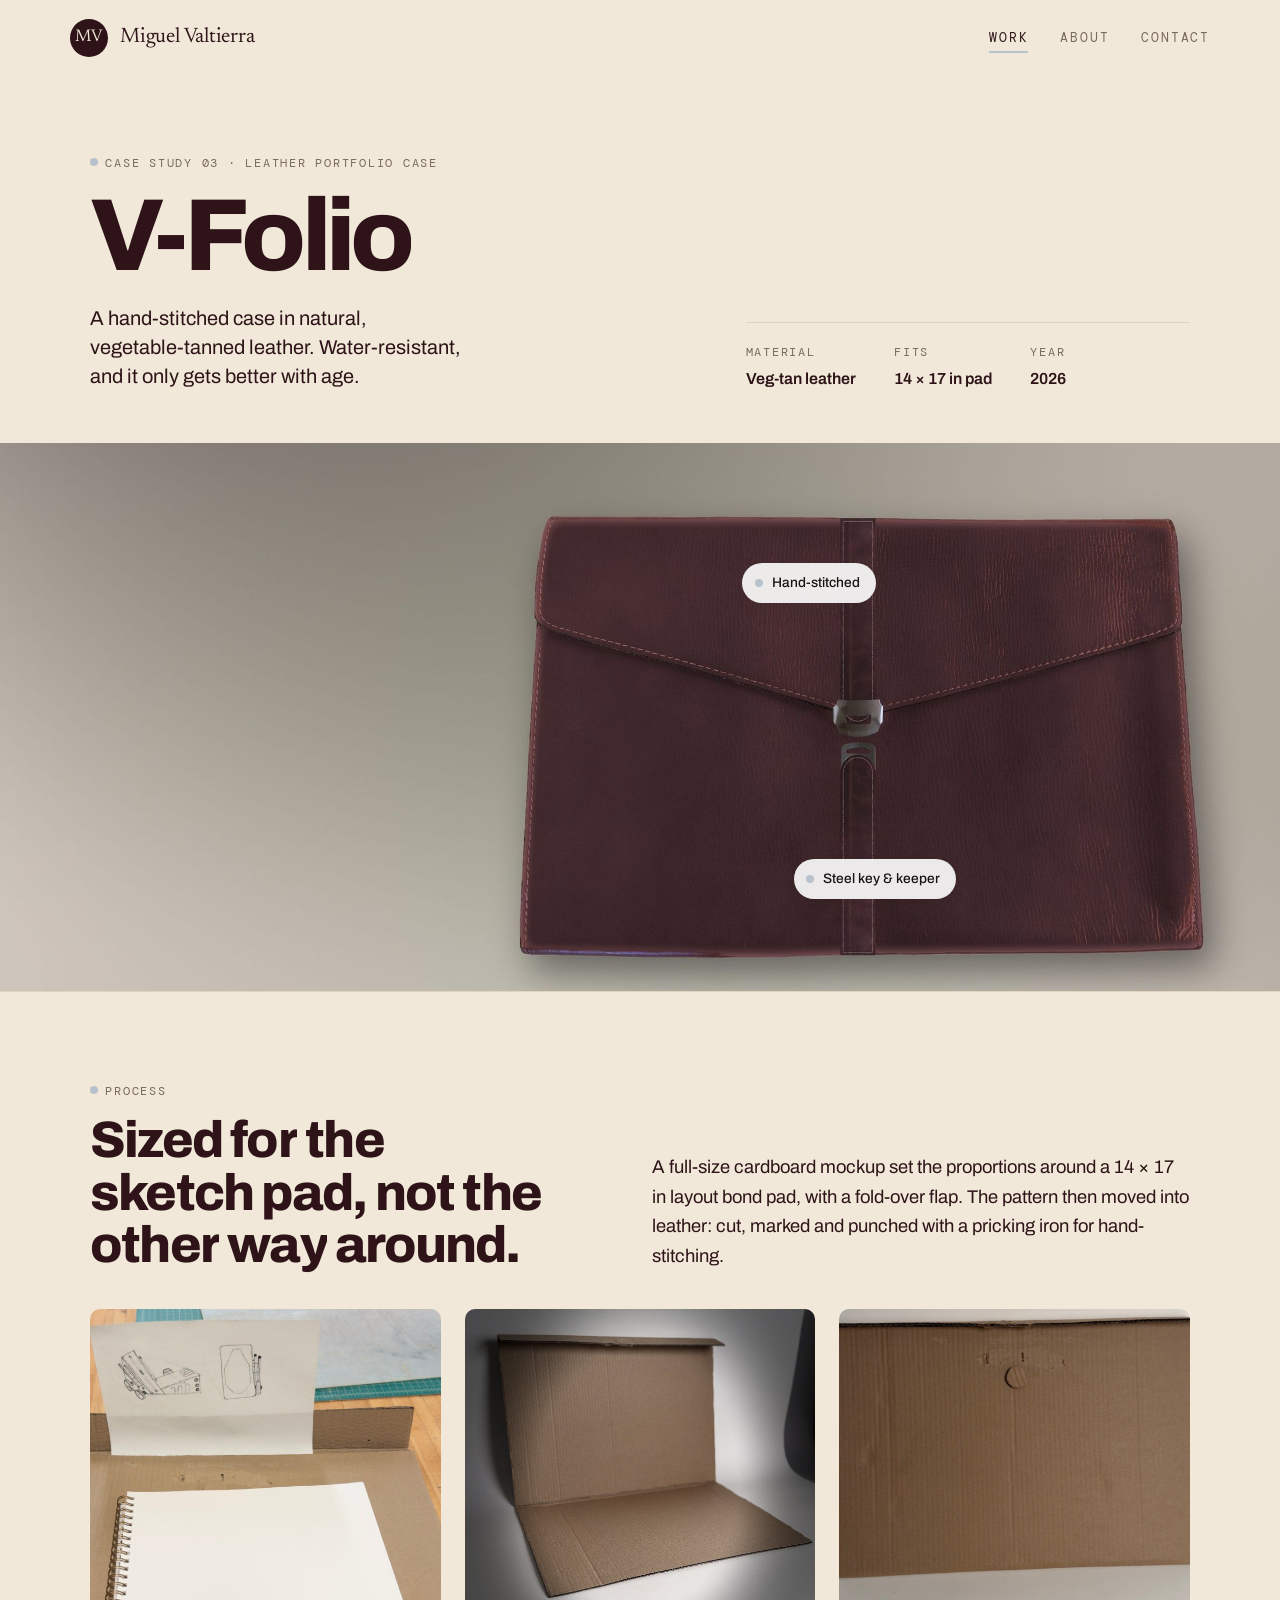
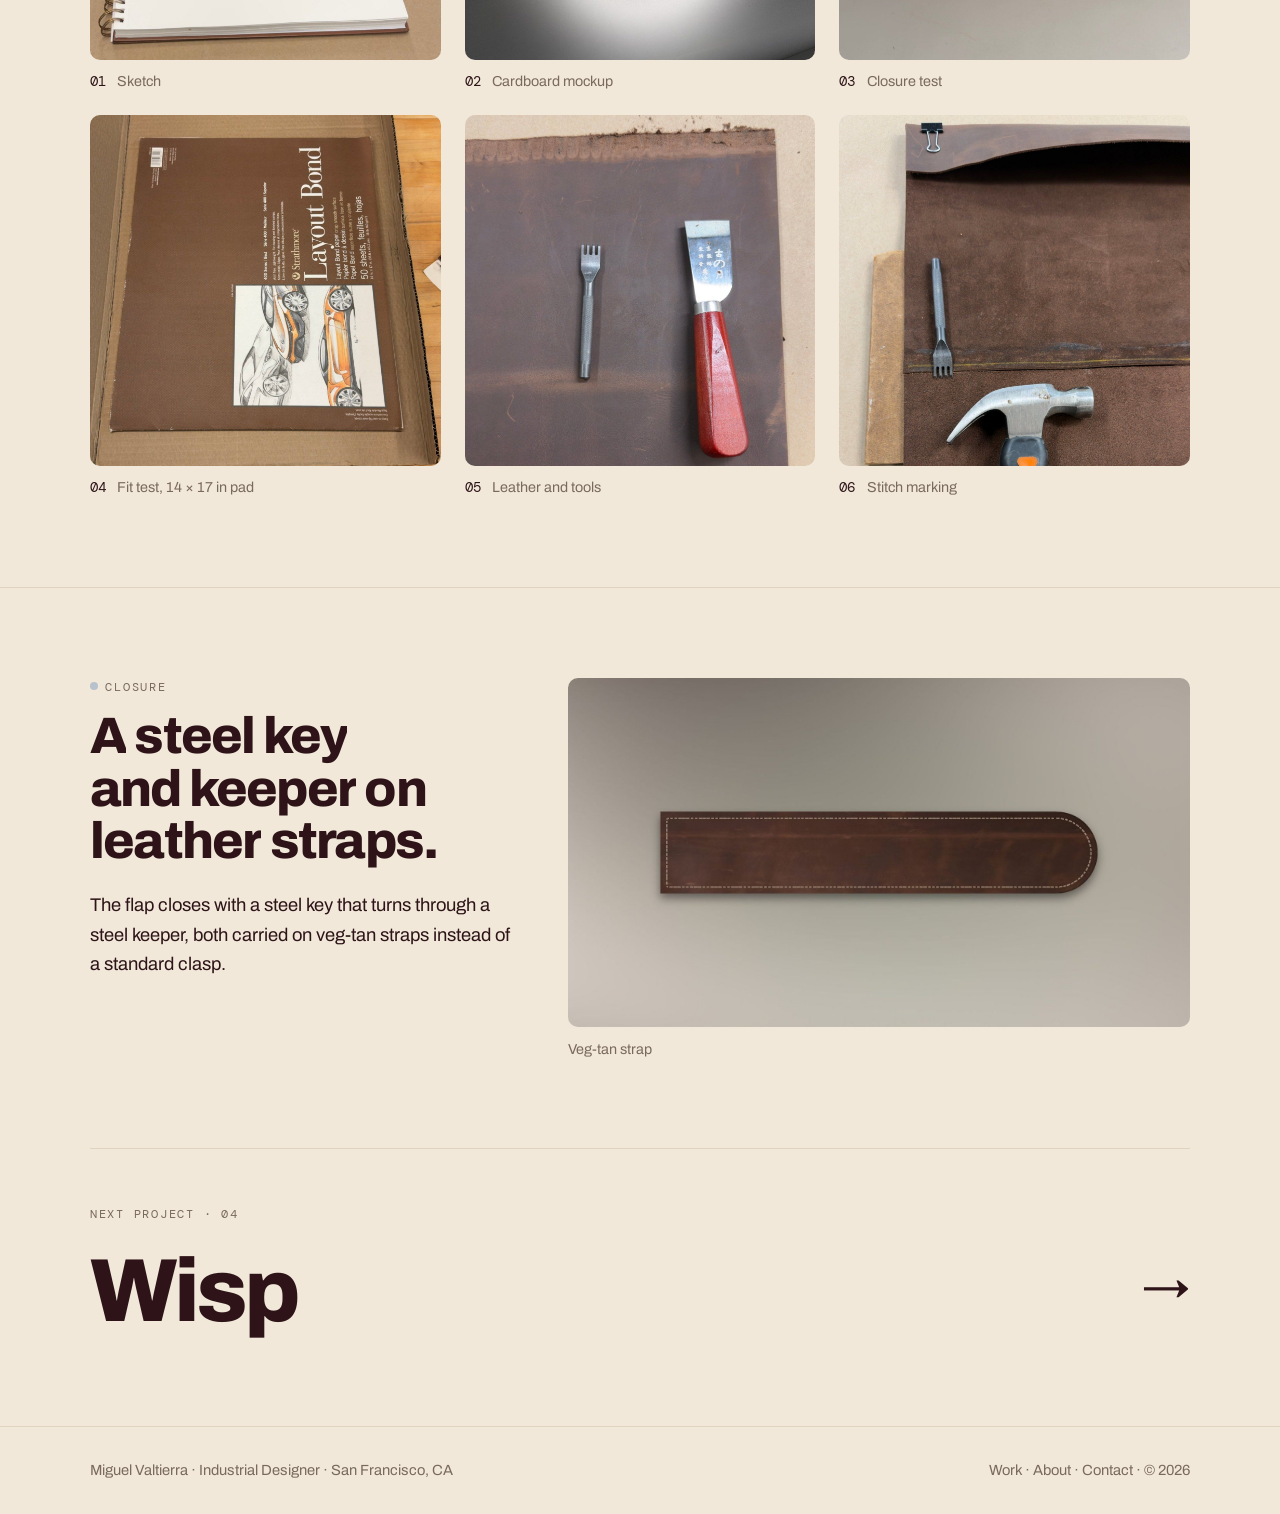
<file: projects/v-folio.html>
<!doctype html>
<html lang="en">
<head>
  <meta charset="utf-8">
  <meta name="viewport" content="width=device-width, initial-scale=1">
  <title>V-Folio · Miguel Valtierra</title>
  <meta name="description" content="A hand-stitched case in natural, vegetable-tanned leather. Water-resistant, and it only gets better with age.">
  <meta property="og:title" content="V-Folio · Miguel Valtierra">
  <meta property="og:description" content="A hand-stitched case in natural, vegetable-tanned leather. Water-resistant, and it only gets better with age.">
  <meta property="og:type" content="website">
  <link rel="icon" href="../assets/img/favicon.svg" type="image/svg+xml">
  <link rel="preconnect" href="https://fonts.googleapis.com">
  <link rel="preconnect" href="https://fonts.gstatic.com" crossorigin>
  <link rel="stylesheet" href="https://fonts.googleapis.com/css2?family=Archivo:wght@300..900&family=DM+Mono:wght@400;500&family=Newsreader:opsz,wght@6..72,300..500&display=swap">
  <link rel="stylesheet" href="../assets/vendor/bootstrap.min.css">
  <link rel="stylesheet" href="../assets/css/style.css">
</head>
<body data-theme="v-folio">
<header class="site-nav">
  <nav class="navbar navbar-expand-lg container" aria-label="Main">
    <a class="brand" href="../index.html"><span class="brand-mark" aria-hidden="true">MV</span><span class="brand-name">Miguel Valtierra</span></a>
    <button class="navbar-toggler" type="button" data-bs-toggle="collapse" data-bs-target="#menu" aria-controls="menu" aria-expanded="false" aria-label="Open menu">
      <svg width="26" height="26" viewBox="0 0 26 26" fill="none" stroke="currentColor" stroke-width="1.8" stroke-linecap="round"><path d="M4 9h18M4 17h18"/></svg>
    </button>
    <div class="collapse navbar-collapse justify-content-end" id="menu">
      <ul class="navbar-nav"><li class="nav-item"><a class="nav-link active" href="../index.html#work" aria-current="page">Work</a></li><li class="nav-item"><a class="nav-link" href="../about.html">About</a></li><li class="nav-item"><a class="nav-link" href="../contact.html">Contact</a></li></ul>
    </div>
  </nav>
</header>
<main>
<section class="p-hero">
  <div class="container"><div class="row g-4 align-items-end">
    <div class="col-lg-7">
      <div class="label"><span class="dot"></span>Case study 03 · Leather portfolio case</div>
      <h1 data-split>V-Folio</h1>
      <p class="one reveal">A hand-stitched case in natural, vegetable-tanned leather. Water-resistant, and it only gets better with age.</p>
    </div>
    <div class="col-lg-5"><div class="specs-inline reveal" style="--d:1"><div><span class="label">Material</span><b>Veg-tan leather</b></div><div><span class="label">Fits</span><b>14 × 17 in pad</b></div><div><span class="label">Year</span><b>2026</b></div></div></div>
  </div></div>
  <div class="hero-media reveal">
    <img src="../assets/img/v-folio/hero.jpg" alt="V-Folio, Leather portfolio case" width="2200" height="1237">
    <span class="chip" style="left:58%;top:22%"><span class="dot"></span>Hand-stitched</span><span class="chip" style="left:62%;top:76%"><span class="dot"></span>Steel key &amp; keeper</span>
  </div>
</section>
<section class="sec"><div class="container"><div class="row g-4 sec-head align-items-end"><div class="col-lg-6"><div class="label"><span class="dot"></span>Process</div><h2 data-split>Sized for the sketch pad, not the other way around.</h2></div><div class="col-lg-6"><p class="lead-text">A full-size cardboard mockup set the proportions around a 14 × 17 in layout bond pad, with a fold-over flap. The pattern then moved into leather: cut, marked and punched with a pricking iron for hand-stitching.</p></div></div><div class="row g-3 g-lg-4"><div class="col-12 col-sm-6 col-lg-4"><figure class="fig  reveal" style="--d:0"><div class="frame" style="aspect-ratio:1/1"><img src="../assets/img/v-folio/sketch.jpg" alt="Sketch" width="1314" height="1400" loading="lazy" decoding="async"></div><figcaption><span class="n">01</span><span>Sketch</span></figcaption></figure></div><div class="col-12 col-sm-6 col-lg-4"><figure class="fig  reveal" style="--d:1"><div class="frame" style="aspect-ratio:1/1"><img src="../assets/img/v-folio/mockup.jpg" alt="Cardboard mockup" width="1381" height="1400" loading="lazy" decoding="async"></div><figcaption><span class="n">02</span><span>Cardboard mockup</span></figcaption></figure></div><div class="col-12 col-sm-6 col-lg-4"><figure class="fig  reveal" style="--d:2"><div class="frame" style="aspect-ratio:1/1"><img src="../assets/img/v-folio/closure.jpg" alt="Closure test" width="1400" height="1277" loading="lazy" decoding="async"></div><figcaption><span class="n">03</span><span>Closure test</span></figcaption></figure></div><div class="col-12 col-sm-6 col-lg-4"><figure class="fig  reveal" style="--d:3"><div class="frame" style="aspect-ratio:1/1"><img src="../assets/img/v-folio/fit.jpg" alt="Fit test, 14 × 17 in pad" width="1350" height="1400" loading="lazy" decoding="async"></div><figcaption><span class="n">04</span><span>Fit test, 14 × 17 in pad</span></figcaption></figure></div><div class="col-12 col-sm-6 col-lg-4"><figure class="fig  reveal" style="--d:4"><div class="frame" style="aspect-ratio:1/1"><img src="../assets/img/v-folio/tools.jpg" alt="Leather and tools" width="1400" height="1391" loading="lazy" decoding="async"></div><figcaption><span class="n">05</span><span>Leather and tools</span></figcaption></figure></div><div class="col-12 col-sm-6 col-lg-4"><figure class="fig  reveal" style="--d:5"><div class="frame" style="aspect-ratio:1/1"><img src="../assets/img/v-folio/stitch.jpg" alt="Stitch marking" width="1352" height="1400" loading="lazy" decoding="async"></div><figcaption><span class="n">06</span><span>Stitch marking</span></figcaption></figure></div></div></div></section>
<section class="sec"><div class="container"><div class="row g-4 g-lg-5 align-items-start"><div class="col-lg-5"><div class="sec-head mb-4"><div class="label"><span class="dot"></span>Closure</div><h2 data-split>A steel key and keeper on leather straps.</h2></div><p class="lead-text">The flap closes with a steel key that turns through a steel keeper, both carried on veg-tan straps instead of a standard clasp.</p></div><div class="col-lg-7"><div class="row g-3 g-lg-4"><div class="col-12"><figure class="fig  reveal" style="--d:0"><div class="frame" style="aspect-ratio:16/9"><img src="../assets/img/v-folio/strap.jpg" alt="Veg-tan strap" width="1600" height="900" loading="lazy" decoding="async"></div><figcaption><span>Veg-tan strap</span></figcaption></figure></div></div></div></div></div></section>
<div class="container"><a class="next" href="wisp.html">
  <div class="label">Next project · 04</div>
  <div class="d-flex justify-content-between align-items-center gap-3"><h3>Wisp</h3><span class="arr" aria-hidden="true">→</span></div>
</a></div>
</main>
<footer class="site-footer">
  <div class="container d-flex flex-wrap justify-content-between gap-3">
    <span>Miguel Valtierra · Industrial Designer · San Francisco, CA</span>
    <span><a href="../index.html#work">Work</a> · <a href="../about.html">About</a> · <a href="../contact.html">Contact</a> · © <span data-year>2026</span></span>
  </div>
</footer>
<script src="../assets/vendor/bootstrap.bundle.min.js"></script>
<script src="../assets/js/main.js"></script>
</body>
</html>
</file>
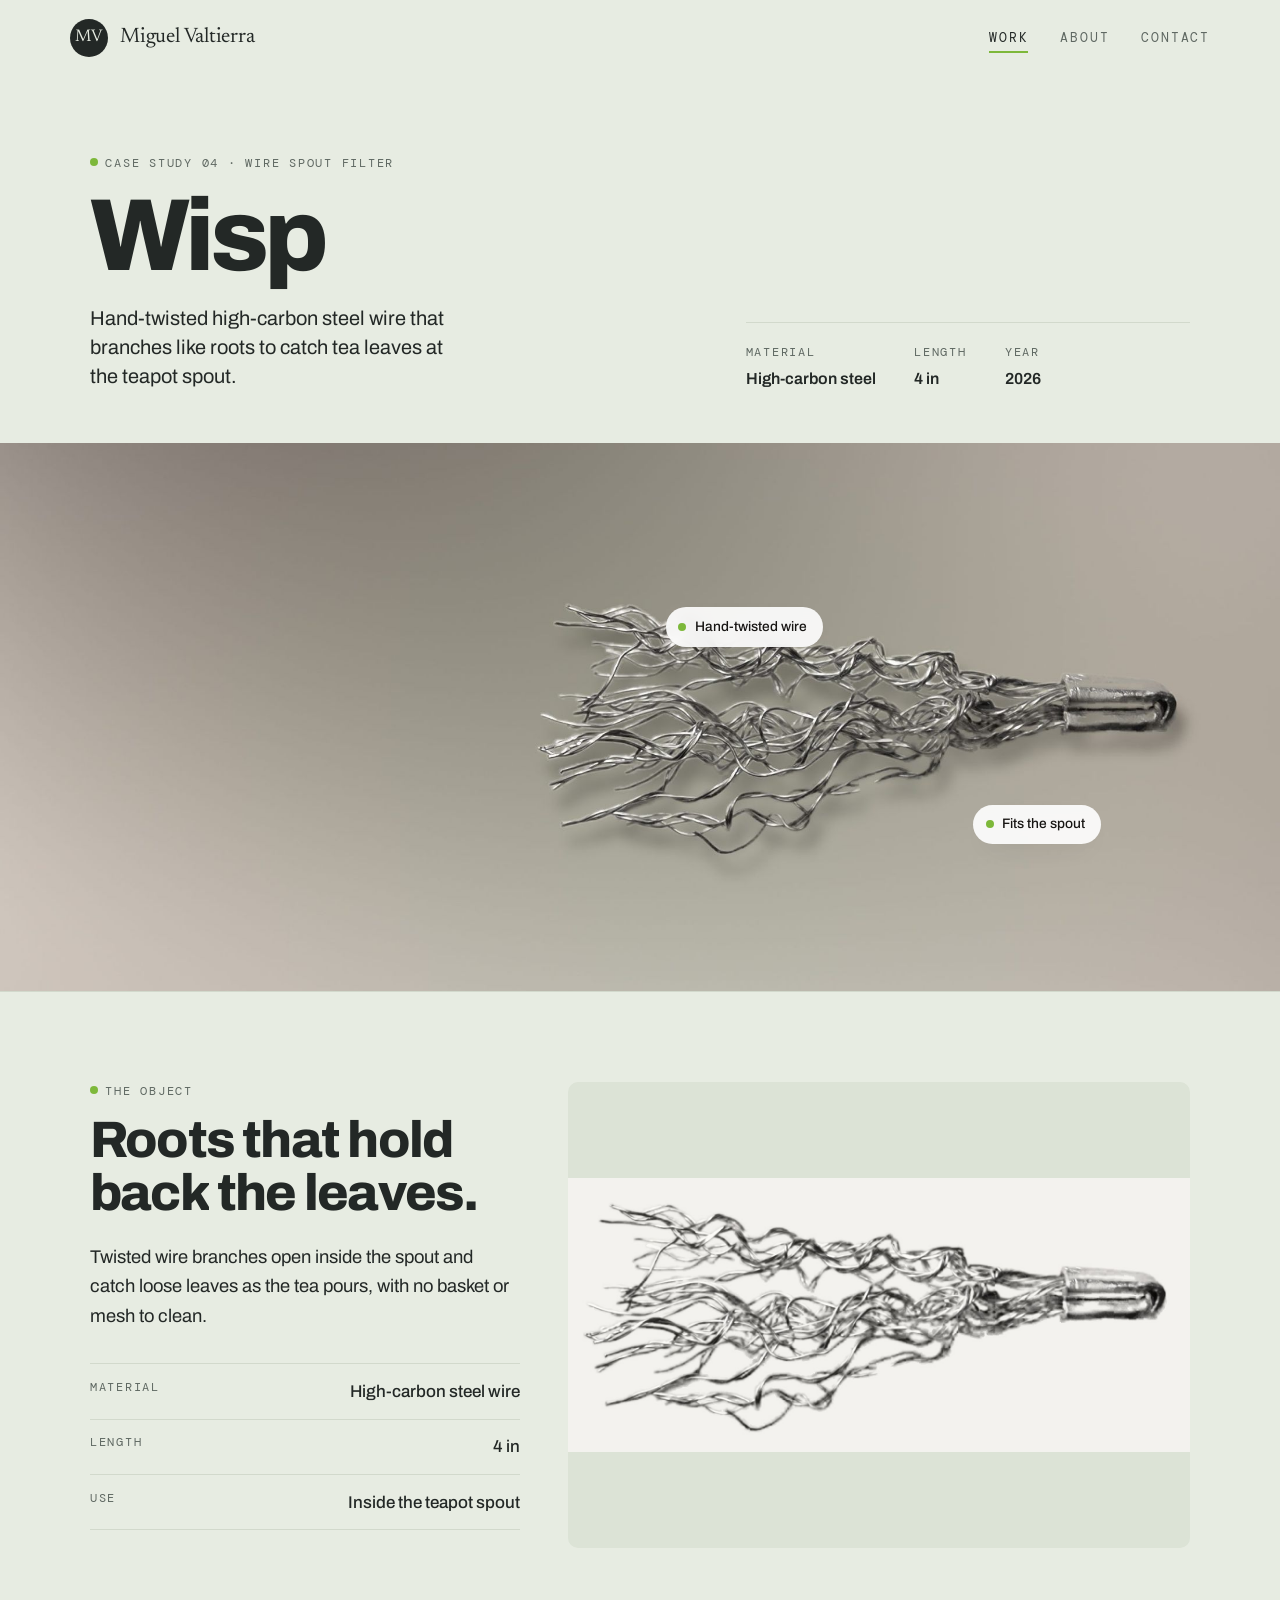
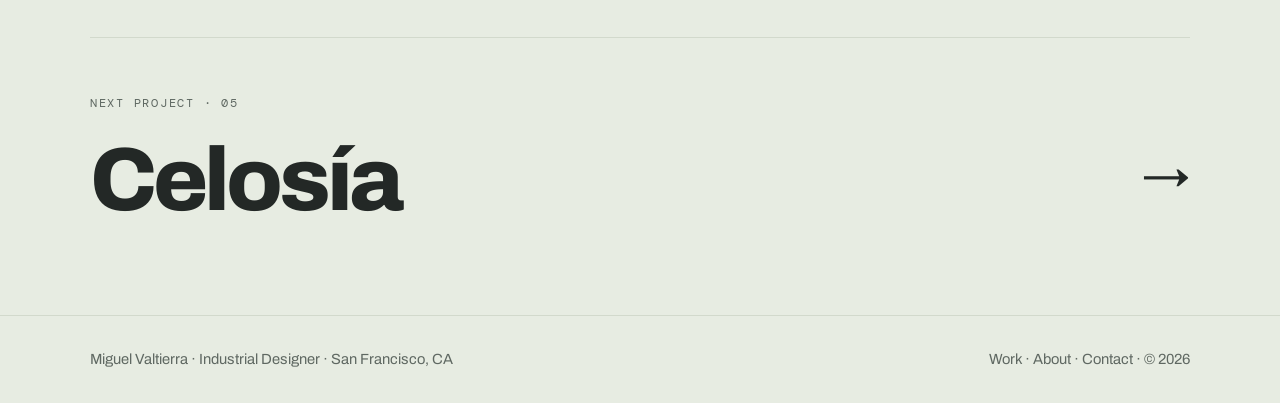
<file: projects/wisp.html>
<!doctype html>
<html lang="en">
<head>
  <meta charset="utf-8">
  <meta name="viewport" content="width=device-width, initial-scale=1">
  <title>Wisp · Miguel Valtierra</title>
  <meta name="description" content="Hand-twisted high-carbon steel wire that branches like roots to catch tea leaves at the teapot spout.">
  <meta property="og:title" content="Wisp · Miguel Valtierra">
  <meta property="og:description" content="Hand-twisted high-carbon steel wire that branches like roots to catch tea leaves at the teapot spout.">
  <meta property="og:type" content="website">
  <link rel="icon" href="../assets/img/favicon.svg" type="image/svg+xml">
  <link rel="preconnect" href="https://fonts.googleapis.com">
  <link rel="preconnect" href="https://fonts.gstatic.com" crossorigin>
  <link rel="stylesheet" href="https://fonts.googleapis.com/css2?family=Archivo:wght@300..900&family=DM+Mono:wght@400;500&family=Newsreader:opsz,wght@6..72,300..500&display=swap">
  <link rel="stylesheet" href="../assets/vendor/bootstrap.min.css">
  <link rel="stylesheet" href="../assets/css/style.css">
</head>
<body data-theme="wisp">
<header class="site-nav">
  <nav class="navbar navbar-expand-lg container" aria-label="Main">
    <a class="brand" href="../index.html"><span class="brand-mark" aria-hidden="true">MV</span><span class="brand-name">Miguel Valtierra</span></a>
    <button class="navbar-toggler" type="button" data-bs-toggle="collapse" data-bs-target="#menu" aria-controls="menu" aria-expanded="false" aria-label="Open menu">
      <svg width="26" height="26" viewBox="0 0 26 26" fill="none" stroke="currentColor" stroke-width="1.8" stroke-linecap="round"><path d="M4 9h18M4 17h18"/></svg>
    </button>
    <div class="collapse navbar-collapse justify-content-end" id="menu">
      <ul class="navbar-nav"><li class="nav-item"><a class="nav-link active" href="../index.html#work" aria-current="page">Work</a></li><li class="nav-item"><a class="nav-link" href="../about.html">About</a></li><li class="nav-item"><a class="nav-link" href="../contact.html">Contact</a></li></ul>
    </div>
  </nav>
</header>
<main>
<section class="p-hero">
  <div class="container"><div class="row g-4 align-items-end">
    <div class="col-lg-7">
      <div class="label"><span class="dot"></span>Case study 04 · Wire spout filter</div>
      <h1 data-split>Wisp</h1>
      <p class="one reveal">Hand-twisted high-carbon steel wire that branches like roots to catch tea leaves at the teapot spout.</p>
    </div>
    <div class="col-lg-5"><div class="specs-inline reveal" style="--d:1"><div><span class="label">Material</span><b>High-carbon steel</b></div><div><span class="label">Length</span><b>4 in</b></div><div><span class="label">Year</span><b>2026</b></div></div></div>
  </div></div>
  <div class="hero-media reveal">
    <img src="../assets/img/wisp/hero.jpg" alt="Wisp, Wire spout filter" width="2200" height="1238">
    <span class="chip" style="left:52%;top:30%"><span class="dot"></span>Hand-twisted wire</span><span class="chip" style="left:76%;top:66%"><span class="dot"></span>Fits the spout</span>
  </div>
</section>
<section class="sec"><div class="container"><div class="row g-4 g-lg-5 align-items-start"><div class="col-lg-5"><div class="sec-head mb-4"><div class="label"><span class="dot"></span>The object</div><h2 data-split>Roots that hold back the leaves.</h2></div><p class="lead-text">Twisted wire branches open inside the spout and catch loose leaves as the tea pours, with no basket or mesh to clean.</p><ul class="specs"><li><span class="label">Material</span><span>High-carbon steel wire</span></li><li><span class="label">Length</span><span>4 in</span></li><li><span class="label">Use</span><span>Inside the teapot spout</span></li></ul></div><div class="col-lg-7"><div class="row g-3 g-lg-4"><div class="col-12"><figure class="fig contain reveal" style="--d:0"><div class="frame" style="aspect-ratio:4/3"><img src="../assets/img/wisp/cutout.jpg" alt="Wisp" width="1340" height="590" loading="lazy" decoding="async"></div></figure></div></div></div></div></div></section>
<div class="container"><a class="next" href="celosia.html">
  <div class="label">Next project · 05</div>
  <div class="d-flex justify-content-between align-items-center gap-3"><h3>Celosía</h3><span class="arr" aria-hidden="true">→</span></div>
</a></div>
</main>
<footer class="site-footer">
  <div class="container d-flex flex-wrap justify-content-between gap-3">
    <span>Miguel Valtierra · Industrial Designer · San Francisco, CA</span>
    <span><a href="../index.html#work">Work</a> · <a href="../about.html">About</a> · <a href="../contact.html">Contact</a> · © <span data-year>2026</span></span>
  </div>
</footer>
<script src="../assets/vendor/bootstrap.bundle.min.js"></script>
<script src="../assets/js/main.js"></script>
</body>
</html>
</file>
<file: assets/css/style.css>
/* ==========================================================================
   Miguel Valtierra — Portfolio
   Built on Bootstrap 5.3 (grid, navbar, utilities) + this file.

   COLOR SYSTEM · 60 / 30 / 10
   Every page sets a theme on <body data-theme="...">.
     --c60  ground (60% of the page)
     --c30  material / second color (30%)
     --c10  loud accent (10%: buttons, dots, numbers, underlines)
   Text colors (--ink, --muted, --line) are derived per theme for contrast.
   ========================================================================== */

:root {
  --c60: #F4F2EE;
  --c30: #171513;
  --c10: #E8572A;
  --ink: #171513;
  --muted: #6B665D;
  --line: #D8D2C6;
  --surface: #ECE8E1;
  --on10: #FFFFFF;            /* text color on top of the loud accent */

  --f-sans: 'Archivo', system-ui, -apple-system, 'Segoe UI', sans-serif;
  --f-serif: 'Newsreader', Georgia, 'Times New Roman', serif;
  --f-mono: 'DM Mono', ui-monospace, Menlo, monospace;

  --ease: cubic-bezier(.2, .7, .2, 1);
  --radius: 14px;
  --nav-h: 76px;
}

/* ---- Page themes (60 / 30 / 10) ---------------------------------------- */
body[data-theme="home"]         { --c60:#F4F2EE; --c30:#171513; --c10:#E8572A; --ink:#171513; --muted:#6B665D; --line:#D8D2C6; --surface:#ECE8E1; --on10:#fff; }
body[data-theme="mach-grip"]    { --c60:#E9ECEE; --c30:#15201A; --c10:#1FBF5F; --ink:#15201A; --muted:#5D6670; --line:#D2D7DB; --surface:#DFE3E6; --on10:#0B1A10; }
body[data-theme="stroke-trace"] { --c60:#E8DCC6; --c30:#2B2A28; --c10:#FF6A2B; --ink:#2B2A28; --muted:#6E6556; --line:#D3C5AC; --surface:#DED0B6; --on10:#1E1206; }
body[data-theme="v-folio"]      { --c60:#F1E8DA; --c30:#4A1E24; --c10:#B8C2CC; --ink:#2E1418; --muted:#7A6A5E; --line:#E0D3C0; --surface:#E8DCC9; --on10:#2E1418; }
body[data-theme="wisp"]         { --c60:#E7ECE2; --c30:#2C3230; --c10:#7DB83A; --ink:#232826; --muted:#5F6862; --line:#D2D9CC; --surface:#DCE3D6; --on10:#102006; }
body[data-theme="celosia"]      { --c60:#121417; --c30:#CFC6B8; --c10:#FFB547; --ink:#EDE9E2; --muted:#9A958C; --line:#2A2D31; --surface:#1B1E22; --on10:#1A1204; }
body[data-theme="golondrinas"]  { --c60:#EFEBE4; --c30:#1B1A18; --c10:#FF8A1F; --ink:#1B1A18; --muted:#6B665D; --line:#DCD5CA; --surface:#E5DFD5; --on10:#1E1004; }

/* ---- Base --------------------------------------------------------------- */
html { scroll-behavior: smooth; }
html, body { background: var(--c60); }
body {
  color: var(--ink);
  font-family: var(--f-sans);
  font-size: 1.0625rem;
  line-height: 1.6;
  -webkit-font-smoothing: antialiased;
  transition: background-color .6s var(--ease);
}
img { max-width: 100%; height: auto; display: block; }
a { color: inherit; }
a:hover { color: inherit; }
::selection { background: var(--c10); color: var(--on10); }
:focus-visible { outline: 2px solid var(--c10); outline-offset: 3px; }
h1, h2, h3, h4 { color: var(--ink); text-wrap: balance; margin: 0; }
p { margin: 0; }

.label {
  font-family: var(--f-mono);
  font-size: .78rem;
  letter-spacing: .14em;
  text-transform: uppercase;
  color: var(--muted);
}
.label .dot, .dot {
  display: inline-block; width: 8px; height: 8px; border-radius: 50%;
  background: var(--c10); margin-right: .6em; vertical-align: .08em;
}

/* ---- Navbar ------------------------------------------------------------- */
.site-nav {
  position: sticky; top: 0; z-index: 1030;
  background: color-mix(in srgb, var(--c60) 82%, transparent);
  backdrop-filter: blur(10px);
  -webkit-backdrop-filter: blur(10px);
  border-bottom: 1px solid transparent;
  transition: border-color .3s, background-color .6s var(--ease);
}
.site-nav.scrolled { border-bottom-color: var(--line); }
.site-nav .navbar { min-height: var(--nav-h); padding: 0; }
.brand { display: flex; align-items: center; gap: 12px; text-decoration: none; color: var(--ink); }
.brand-mark {
  width: 38px; height: 38px; border-radius: 50%;
  display: grid; place-items: center;
  background: var(--ink); color: var(--c60);
  font-family: var(--f-serif); font-size: 17px; letter-spacing: -.02em;
  transition: background-color .6s var(--ease), color .6s var(--ease);
}
.brand-name { font-family: var(--f-serif); font-size: 21px; letter-spacing: -.01em; }
.site-nav .nav-link {
  font-family: var(--f-mono); font-size: .8rem; letter-spacing: .14em; text-transform: uppercase;
  color: var(--muted); padding: .5rem 0 !important; margin-left: 2rem; position: relative;
}
.site-nav .nav-link::after {
  content: ""; position: absolute; left: 0; right: 0; bottom: .2rem; height: 2px;
  background: var(--c10); transform: scaleX(0); transform-origin: left; transition: transform .35s var(--ease);
}
.site-nav .nav-link:hover, .site-nav .nav-link.active { color: var(--ink); }
.site-nav .nav-link:hover::after, .site-nav .nav-link.active::after { transform: scaleX(1); }
.navbar-toggler { border: 0; padding: .4rem; color: var(--ink); }
.navbar-toggler:focus { box-shadow: none; }
.navbar-toggler svg { display: block; }
@media (max-width: 991.98px) {
  .site-nav .navbar-collapse { padding-bottom: 1rem; }
  .site-nav .nav-link { margin-left: 0; font-size: .95rem; padding: .8rem 0 !important; border-top: 1px solid var(--line); }
  .site-nav .nav-link::after { display: none; }
}

/* ---- Buttons ------------------------------------------------------------ */
.btn-loud {
  display: inline-flex; align-items: center; gap: .7rem;
  background: var(--c10); color: var(--on10);
  border: 0; border-radius: 100px; padding: .85rem 1.4rem .85rem 1.6rem;
  font-family: var(--f-sans); font-weight: 600; font-size: .98rem; text-decoration: none;
  transition: transform .3s var(--ease), box-shadow .3s var(--ease);
}
.btn-loud .arrow {
  width: 28px; height: 28px; border-radius: 50%; display: grid; place-items: center;
  background: color-mix(in srgb, var(--on10) 14%, transparent);
  transition: transform .35s var(--ease);
}
.btn-loud:hover { color: var(--on10); transform: translateY(-2px); box-shadow: 0 14px 30px -14px var(--c10); }
.btn-loud:hover .arrow { transform: rotate(-45deg); }
.btn-line {
  display: inline-flex; align-items: center; gap: .5rem; text-decoration: none;
  font-weight: 600; color: var(--ink); border-bottom: 1.5px solid var(--ink); padding-bottom: 3px;
}
.btn-line:hover { color: var(--ink); border-color: var(--c10); }

/* ---- Home: cover -------------------------------------------------------- */
.cover { padding-block: clamp(2.5rem, 6vw, 5.5rem) clamp(3rem, 6vw, 5rem); }
.cover h1 {
  font-family: var(--f-serif); font-weight: 400;
  font-size: clamp(2.8rem, 6vw, 5.6rem); line-height: .92; letter-spacing: -.03em;
}
.cover .role { margin-top: 2rem; display: flex; flex-wrap: wrap; gap: .5rem 1.4rem; }
.cover .intro { font-size: 1.25rem; line-height: 1.5; max-width: 30ch; margin-top: 1.6rem; color: var(--ink); }
.cover .actions { margin-top: 2.2rem; display: flex; flex-wrap: wrap; align-items: center; gap: 1.6rem; }
.cover-figure { position: relative; }
.cover-figure img { border-radius: var(--radius); }
.badge-spin {
  position: absolute; left: -38px; bottom: 28px; width: 120px; height: 120px;
  animation: spin 22s linear infinite;
}
.badge-spin text { font-family: var(--f-mono); font-size: 9.5px; letter-spacing: 0; fill: var(--ink); text-transform: uppercase; }
.badge-spin .core { fill: var(--c10); }
@keyframes spin { to { transform: rotate(360deg); } }
@media (max-width: 991.98px) { .badge-spin { left: auto; right: 12px; bottom: -40px; width: 104px; height: 104px; } }

/* ---- Marquee ------------------------------------------------------------ */
.marquee { overflow: hidden; border-block: 1px solid var(--line); padding-block: 1.1rem; }
.marquee-track { display: flex; gap: 1rem; width: max-content; animation: marquee 48s linear infinite; }
.marquee:hover .marquee-track { animation-play-state: paused; }
.marquee img { height: 150px; width: auto; border-radius: 10px; }
@keyframes marquee { to { transform: translateX(-50%); } }
@media (max-width: 575.98px) { .marquee img { height: 110px; } }

/* ---- Home: work grid ---------------------------------------------------- */
.work { padding-block: clamp(4rem, 8vw, 7rem) clamp(3rem, 6vw, 5rem); }
.group-head {
  display: flex; justify-content: space-between; align-items: baseline; gap: 1rem;
  border-top: 1px solid var(--line); padding-top: 1.1rem; margin-bottom: 2.2rem;
}
.group-head h2 { font-size: clamp(1.8rem, 3.4vw, 2.6rem); font-weight: 800; letter-spacing: -.03em; }
.group + .group { margin-top: clamp(4rem, 7vw, 6rem); }
.card-project { display: block; text-decoration: none; color: var(--ink); }
.card-project .media { position: relative; overflow: hidden; border-radius: var(--radius); aspect-ratio: 16 / 10; background: var(--surface); }
.card-project .media img { width: 100%; height: 100%; object-fit: cover; transition: transform .8s var(--ease); }
.card-project:hover .media img { transform: scale(1.04); }
.card-project .pill {
  position: absolute; left: 18px; bottom: 18px;
  display: inline-flex; align-items: center; gap: .5rem;
  background: rgba(255,255,255,.92); color: #171513;
  border-radius: 100px; padding: .55rem 1rem; font-size: .88rem; font-weight: 600;
  transform: translateY(12px); opacity: 0; transition: transform .45s var(--ease), opacity .45s var(--ease);
}
.card-project:hover .pill, .card-project:focus-visible .pill { transform: none; opacity: 1; }
.card-project .meta { display: flex; align-items: baseline; gap: .9rem; margin-top: 1.1rem; }
.card-project .num { font-family: var(--f-mono); font-size: .85rem; color: var(--muted); }
.card-project h3 { font-size: 1.6rem; font-weight: 800; letter-spacing: -.02em; }
.card-project .kind { margin-left: auto; text-align: right; }
.card-project p { color: var(--muted); margin-top: .35rem; max-width: 46ch; }
@media (hover: none) { .card-project .pill { opacity: 1; transform: none; } }

/* ---- Project hero ------------------------------------------------------- */
.p-hero { padding-top: clamp(2.5rem, 6vw, 5rem); }
.p-hero h1 { font-size: clamp(3.2rem, 8vw, 7.4rem); font-weight: 800; letter-spacing: -.045em; line-height: .9; margin-top: 1rem; }
.p-hero h1 .sub { font-weight: 300; letter-spacing: -.02em; }
.p-hero .one { font-size: 1.25rem; line-height: 1.45; margin-top: 1.4rem; max-width: 34ch; color: var(--ink); }
.specs-inline { display: flex; flex-wrap: wrap; gap: 1.2rem 2.4rem; border-top: 1px solid var(--line); padding-top: 1.2rem; }
.specs-inline div { display: flex; flex-direction: column; gap: .2rem; }
.specs-inline b { font-weight: 600; font-size: 1rem; color: var(--ink); }
.hero-media { position: relative; margin-top: clamp(2rem, 4vw, 3.5rem); overflow: hidden; background: var(--surface); }
.hero-media > img { width: 100%; aspect-ratio: 21 / 9; object-fit: cover; }
.chip {
  position: absolute; z-index: 3;
  display: inline-flex; align-items: center; gap: .55rem;
  background: rgba(255,255,255,.9); color: #171513;
  -webkit-backdrop-filter: blur(6px); backdrop-filter: blur(6px);
  border-radius: 100px; padding: .55rem 1rem .55rem .8rem;
  font-size: .86rem; font-weight: 500; white-space: nowrap;
  box-shadow: 0 10px 30px -18px rgba(0,0,0,.45);
  animation: float 6s ease-in-out infinite;
}
.chip .dot { margin: 0; }
.chip:nth-of-type(2) { animation-delay: -2s; }
.chip:nth-of-type(3) { animation-delay: -4s; }
@keyframes float { 50% { transform: translateY(-8px); } }
@media (max-width: 991.98px) {
  .hero-media > img { aspect-ratio: 4 / 3; }
  .chip { display: none; }
}

/* ---- Sections ----------------------------------------------------------- */
.sec { padding-block: clamp(3.5rem, 7vw, 6rem); border-top: 1px solid var(--line); }
.sec-head { margin-bottom: 2.4rem; }
.sec-head h2 { font-size: clamp(2rem, 4vw, 3.2rem); font-weight: 800; letter-spacing: -.035em; line-height: 1.02; margin-top: .8rem; }
.lead-text { font-size: 1.15rem; line-height: 1.6; max-width: 60ch; }
.lead-text + .lead-text { margin-top: 1rem; }
.muted { color: var(--muted); }

.brief .item { border-top: 2px solid var(--ink); padding-top: 1rem; height: 100%; }
.brief h3 { font-size: 1.15rem; font-weight: 700; margin-bottom: .55rem; }
.brief p { color: var(--ink); opacity: .86; }

.specs { list-style: none; padding: 0; margin: 2rem 0 0; border-top: 1px solid var(--line); max-width: 520px; }
.specs li { display: flex; justify-content: space-between; gap: 1rem; padding: .85rem 0; border-bottom: 1px solid var(--line); }
.specs li span:last-child { text-align: right; font-weight: 500; }

.fig { margin: 0; }
.fig .frame { overflow: hidden; border-radius: 10px; background: var(--surface); }
.fig .frame img { width: 100%; height: 100%; object-fit: cover; }
.fig.contain .frame img { object-fit: contain; }
.fig.white .frame { background: #fff; }
.fig figcaption { display: flex; gap: .7rem; margin-top: .7rem; font-size: .9rem; color: var(--muted); line-height: 1.4; }
.fig figcaption .n { font-family: var(--f-mono); color: var(--ink); }
.fig figcaption strong { color: var(--ink); font-weight: 600; display: block; }

.texture { padding-block: 2.2rem; border-top: 1px solid var(--line); }
.texture:first-of-type { border-top: 0; }
.texture h3 { font-size: clamp(1.6rem, 3vw, 2.4rem); font-weight: 800; letter-spacing: -.03em; }
.texture h3 .n { font-family: var(--f-mono); font-weight: 400; font-size: .5em; color: var(--muted); margin-right: .6rem; vertical-align: .35em; }
.texture .use { font-size: .95rem; margin-top: 1rem; padding-left: 1rem; border-left: 3px solid var(--c10); }

.dark-band { background: #0E0F10; color: #EDE9E2; padding-block: clamp(4rem, 8vw, 7rem); }
.dark-band blockquote { font-family: var(--f-serif); font-size: clamp(2rem, 4.4vw, 3.6rem); line-height: 1.08; letter-spacing: -.015em; margin: 1.4rem 0 0; color: #EDE9E2; }
.dark-band .label { color: #9A958C; }
.dark-band img { border-radius: 10px; }

.next { display: block; text-decoration: none; border-top: 1px solid var(--line); padding-block: 3.5rem 5rem; }
.next h3 { font-size: clamp(2.6rem, 7vw, 5.6rem); font-weight: 800; letter-spacing: -.045em; margin-top: .8rem; transition: color .3s; }
.next .arr { font-size: clamp(2rem, 4vw, 3rem); transition: transform .4s var(--ease); }
.next:hover .arr { transform: translateX(10px); }
.next:hover h3 { color: var(--muted); }

/* ---- About / contact ---------------------------------------------------- */
.about { padding-block: clamp(3rem, 6vw, 5.5rem) clamp(4rem, 7vw, 6rem); }
.about .portrait { border-radius: var(--radius); width: 100%; aspect-ratio: 4 / 5; object-fit: cover; }
.about h1 { font-family: var(--f-serif); font-weight: 400; font-size: clamp(3rem, 6.6vw, 6rem); letter-spacing: -.025em; line-height: 1; margin-top: 1rem; }
.about .bio { font-size: 1.2rem; line-height: 1.6; max-width: 58ch; margin-top: 1.6rem; }
.cred h2 { margin-bottom: 1rem; }
.entry { margin-bottom: 1rem; }
.entry b { display: block; font-weight: 600; line-height: 1.35; }
.entry span { font-size: .95rem; color: var(--muted); }
.chips-row { display: flex; flex-wrap: wrap; gap: .5rem; }
.chips-row span { border: 1px solid var(--line); border-radius: 100px; padding: .35rem .85rem; font-size: .92rem; }

.contact { padding-block: clamp(4rem, 8vw, 7rem); }
.contact h1 { font-family: var(--f-serif); font-weight: 400; font-size: clamp(3.6rem, 10vw, 8.4rem); letter-spacing: -.03em; line-height: .95; margin-top: 1rem; }
.contact .lead-text { margin-top: 1.6rem; font-size: 1.3rem; }
.clist { list-style: none; padding: 0; margin: 3rem 0 0; border-top: 1px solid var(--line); max-width: 760px; }
.clist li { display: grid; grid-template-columns: 150px minmax(0, 1fr); gap: 1rem; padding: 1.2rem 0; border-bottom: 1px solid var(--line); align-items: baseline; }
.clist .v { font-size: 1.15rem; overflow-wrap: anywhere; }
.clist a.v { text-decoration: none; border-bottom: 1px solid var(--line); }
.clist a.v:hover { border-color: var(--c10); }

/* ---- Footer ------------------------------------------------------------- */
.site-footer { border-top: 1px solid var(--line); padding-block: 2rem; font-size: .92rem; color: var(--muted); }
.site-footer a { text-decoration: none; }
.site-footer a:hover { color: var(--ink); }

/* ---- Motion: split text + scroll reveal ---------------------------------
   Content is visible by default. Animations only switch on when main.js
   adds the .js class, so the page never stays blank if JavaScript fails. */
.js [data-split] .w { display: inline-block; overflow: hidden; vertical-align: top; padding-top: .14em; margin-top: -.14em; padding-bottom: .08em; margin-bottom: -.08em; }
.js [data-split] .wi { display: inline-block; transform: translateY(105%); transition: transform 1s var(--ease); transition-delay: calc(var(--i) * 70ms); }
.js [data-split].in .wi { transform: none; }
.js .reveal { opacity: 0; transform: translateY(26px); transition: opacity .9s var(--ease), transform .9s var(--ease); transition-delay: calc(var(--d, 0) * 90ms); }
.js .reveal.in { opacity: 1; transform: none; }

@media (prefers-reduced-motion: reduce) {
  html { scroll-behavior: auto; }
  .js [data-split] .wi, .js .reveal { transform: none !important; opacity: 1 !important; transition: none !important; }
  .marquee-track, .badge-spin, .chip { animation: none !important; }
  .card-project .media img, .btn-loud, .next .arr { transition: none !important; }
}

/* ---- Layout safety: container gutters and no sideways scroll ----------- */
.container { --bs-gutter-x: 2.5rem; }
body { overflow-x: clip; }

/* ---- Small screens ------------------------------------------------------ */
@media (max-width: 575.98px) {
  .group-head { flex-direction: column; align-items: flex-start; gap: .4rem; }
  .card-project .meta { flex-wrap: wrap; row-gap: .2rem; }
  .card-project .kind { margin-left: 0; width: 100%; text-align: left; order: 3; }
}
/* Tall single images in split sections stay a sensible size */
.fig.portrait { max-width: 520px; }
</file>
